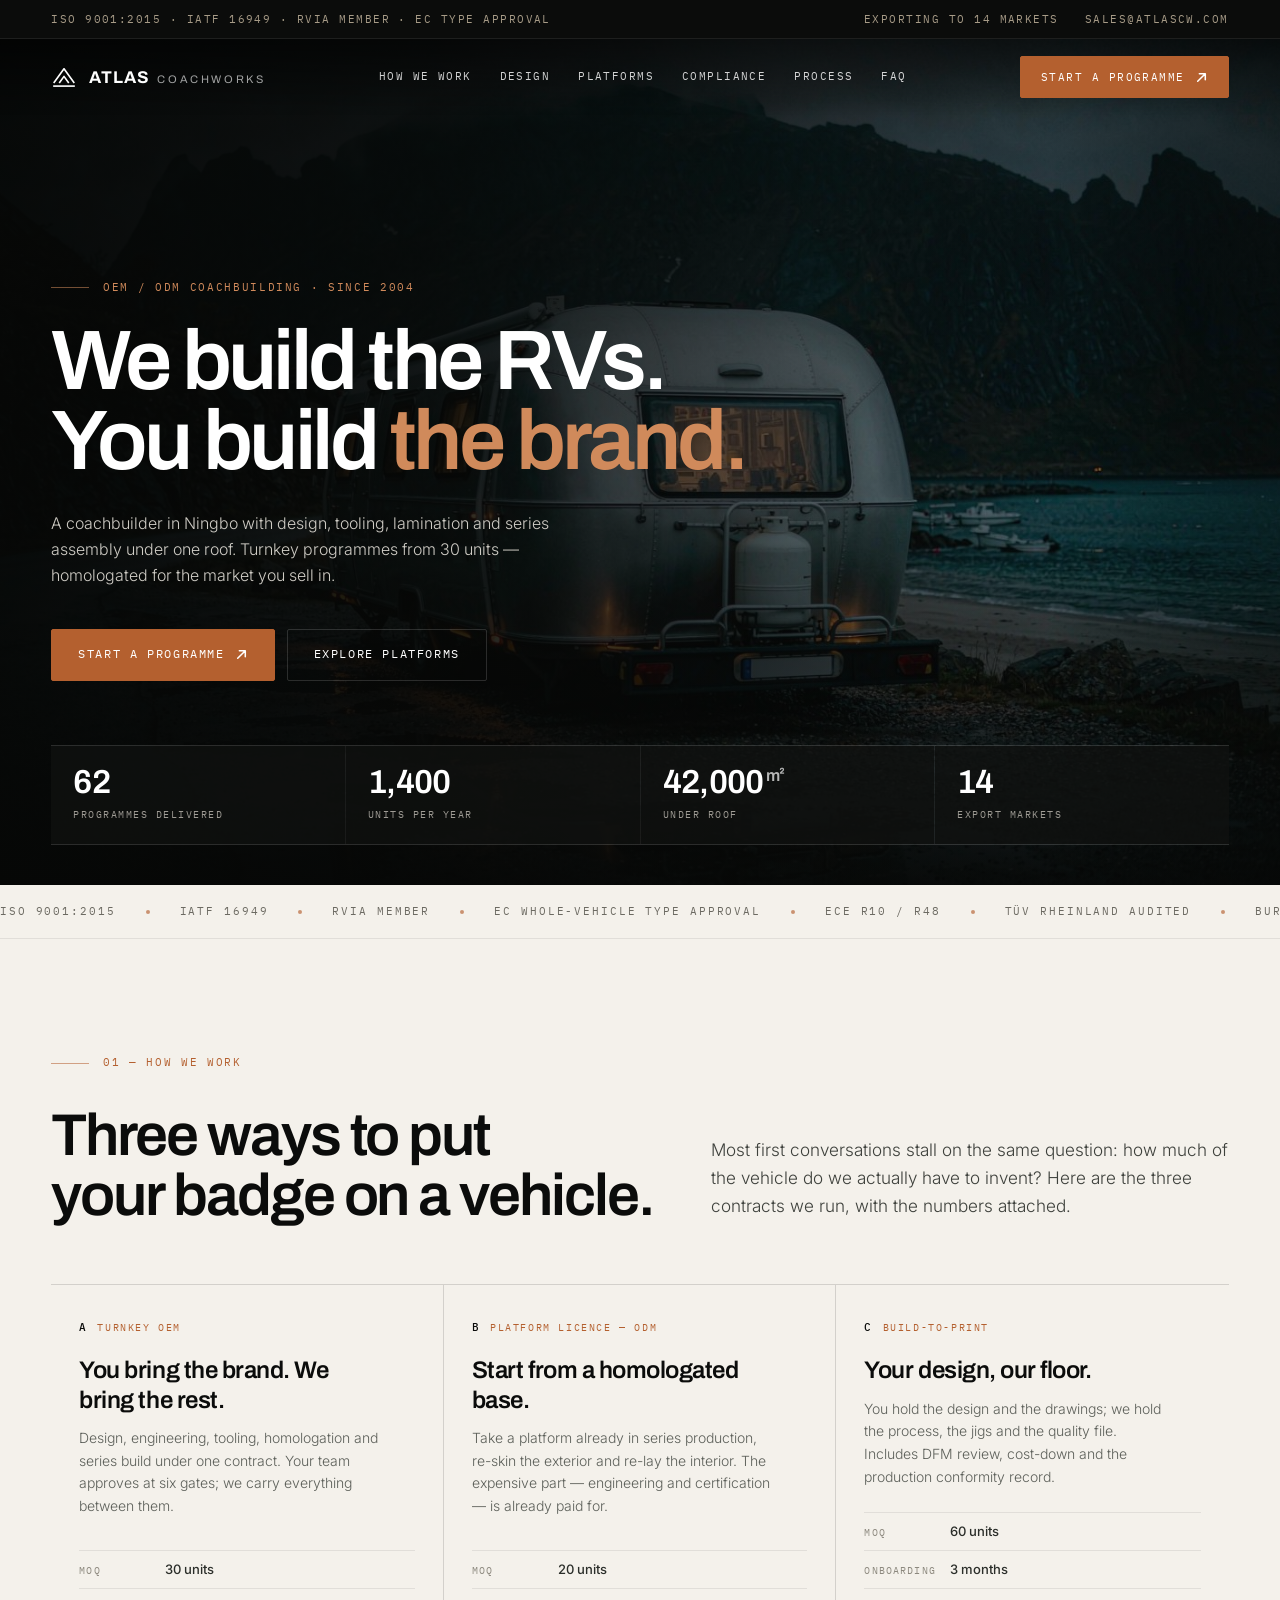
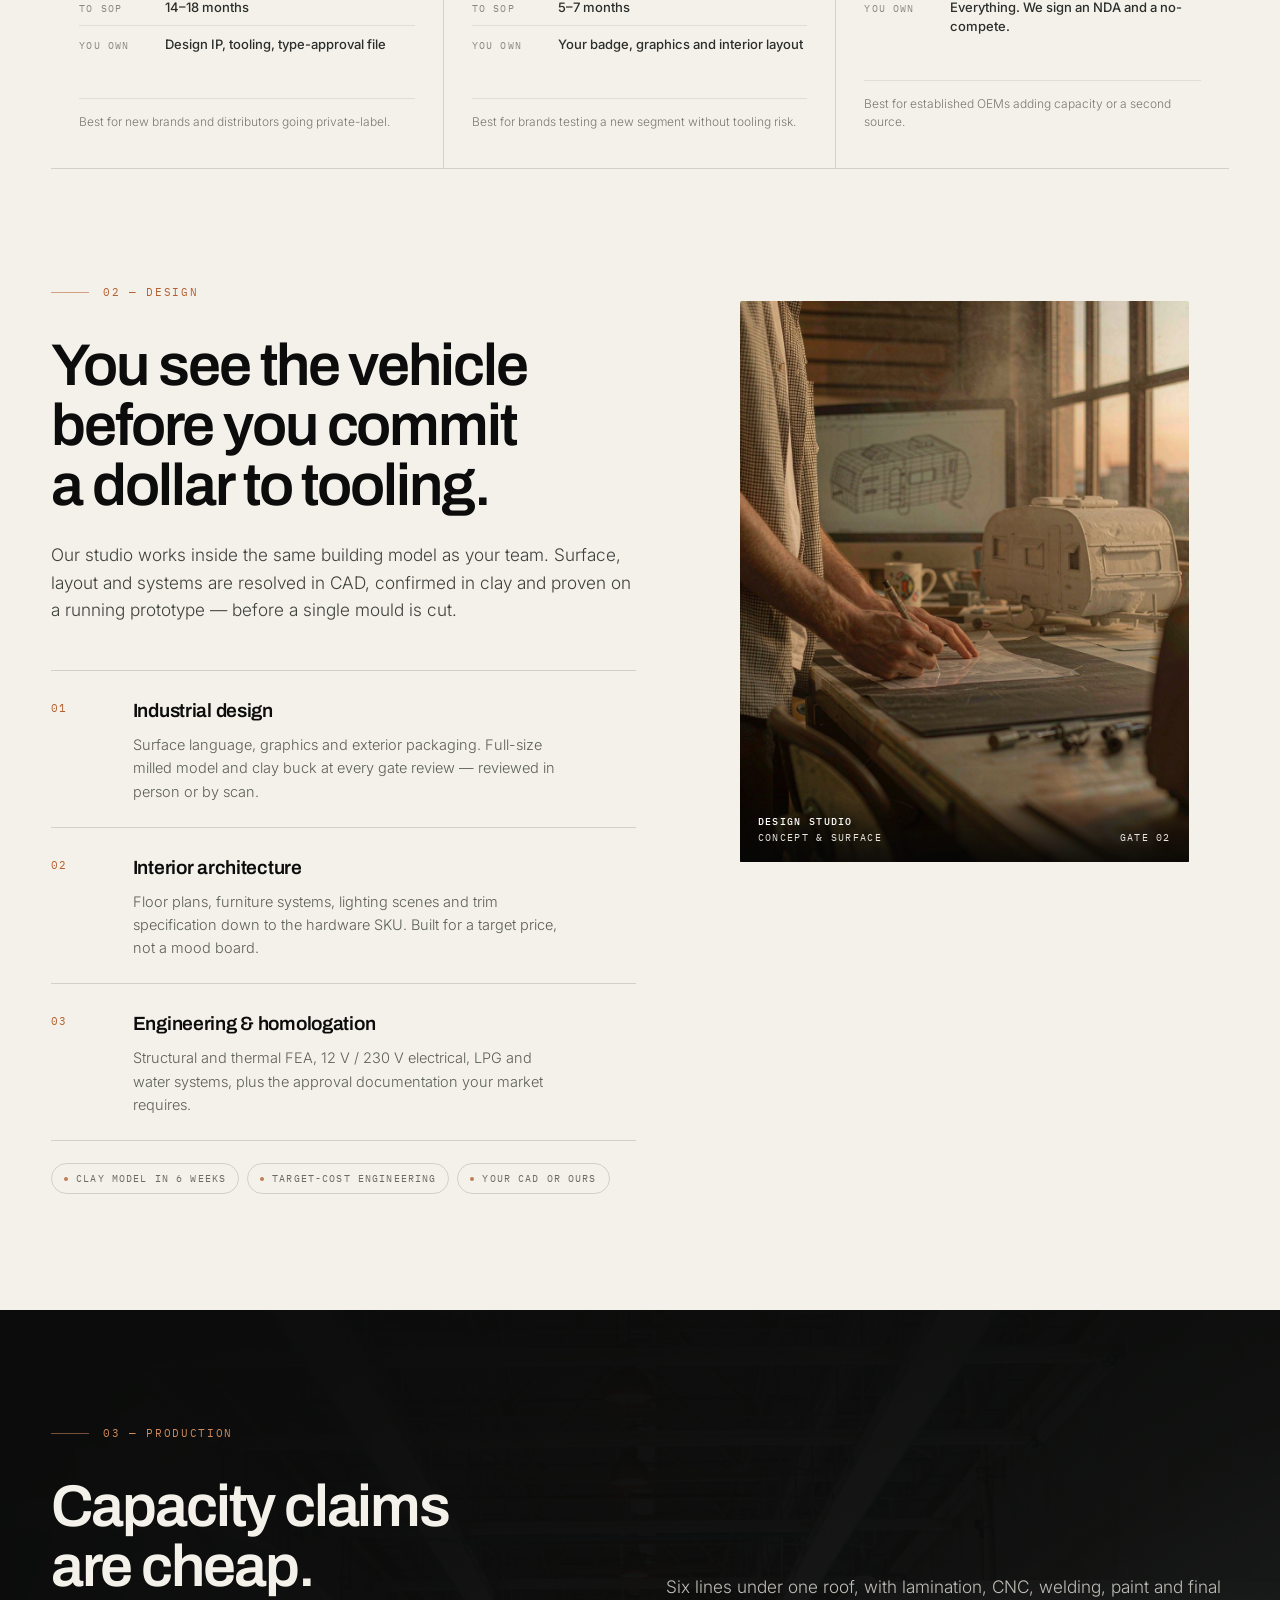
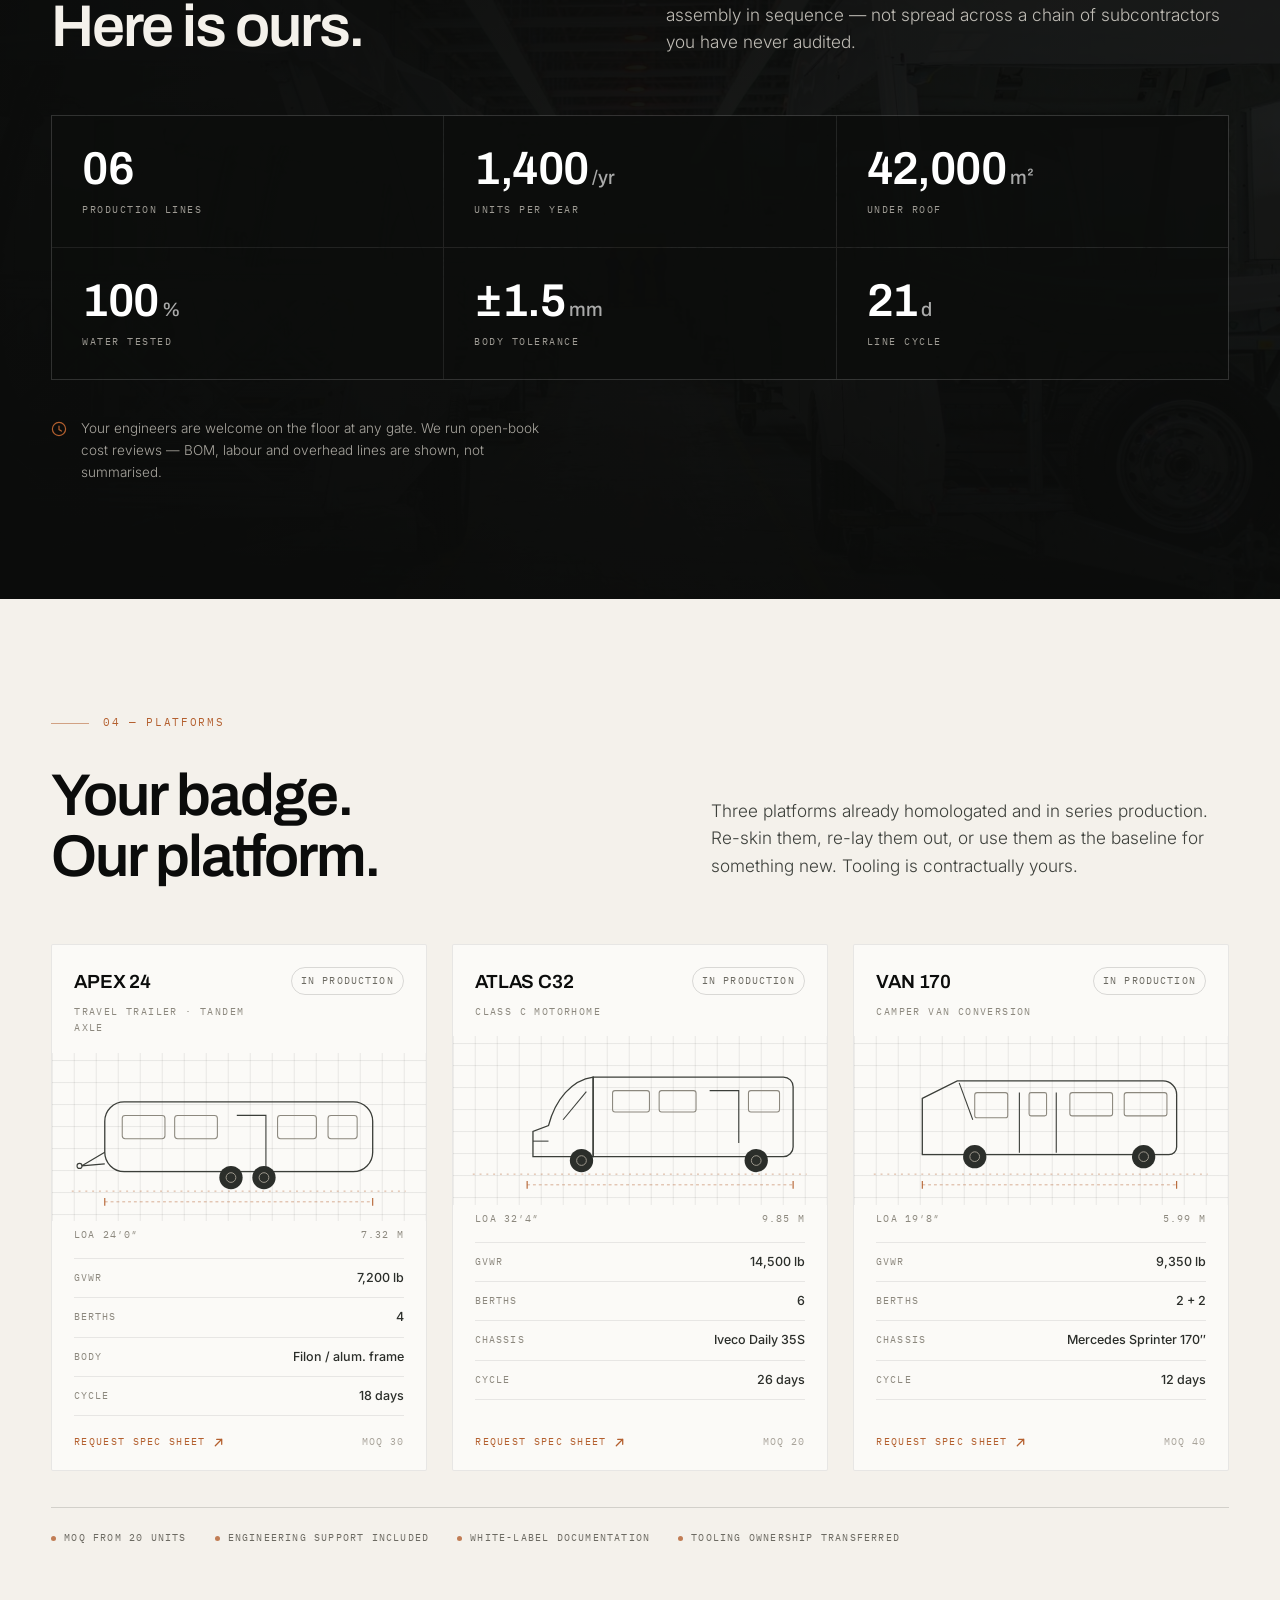
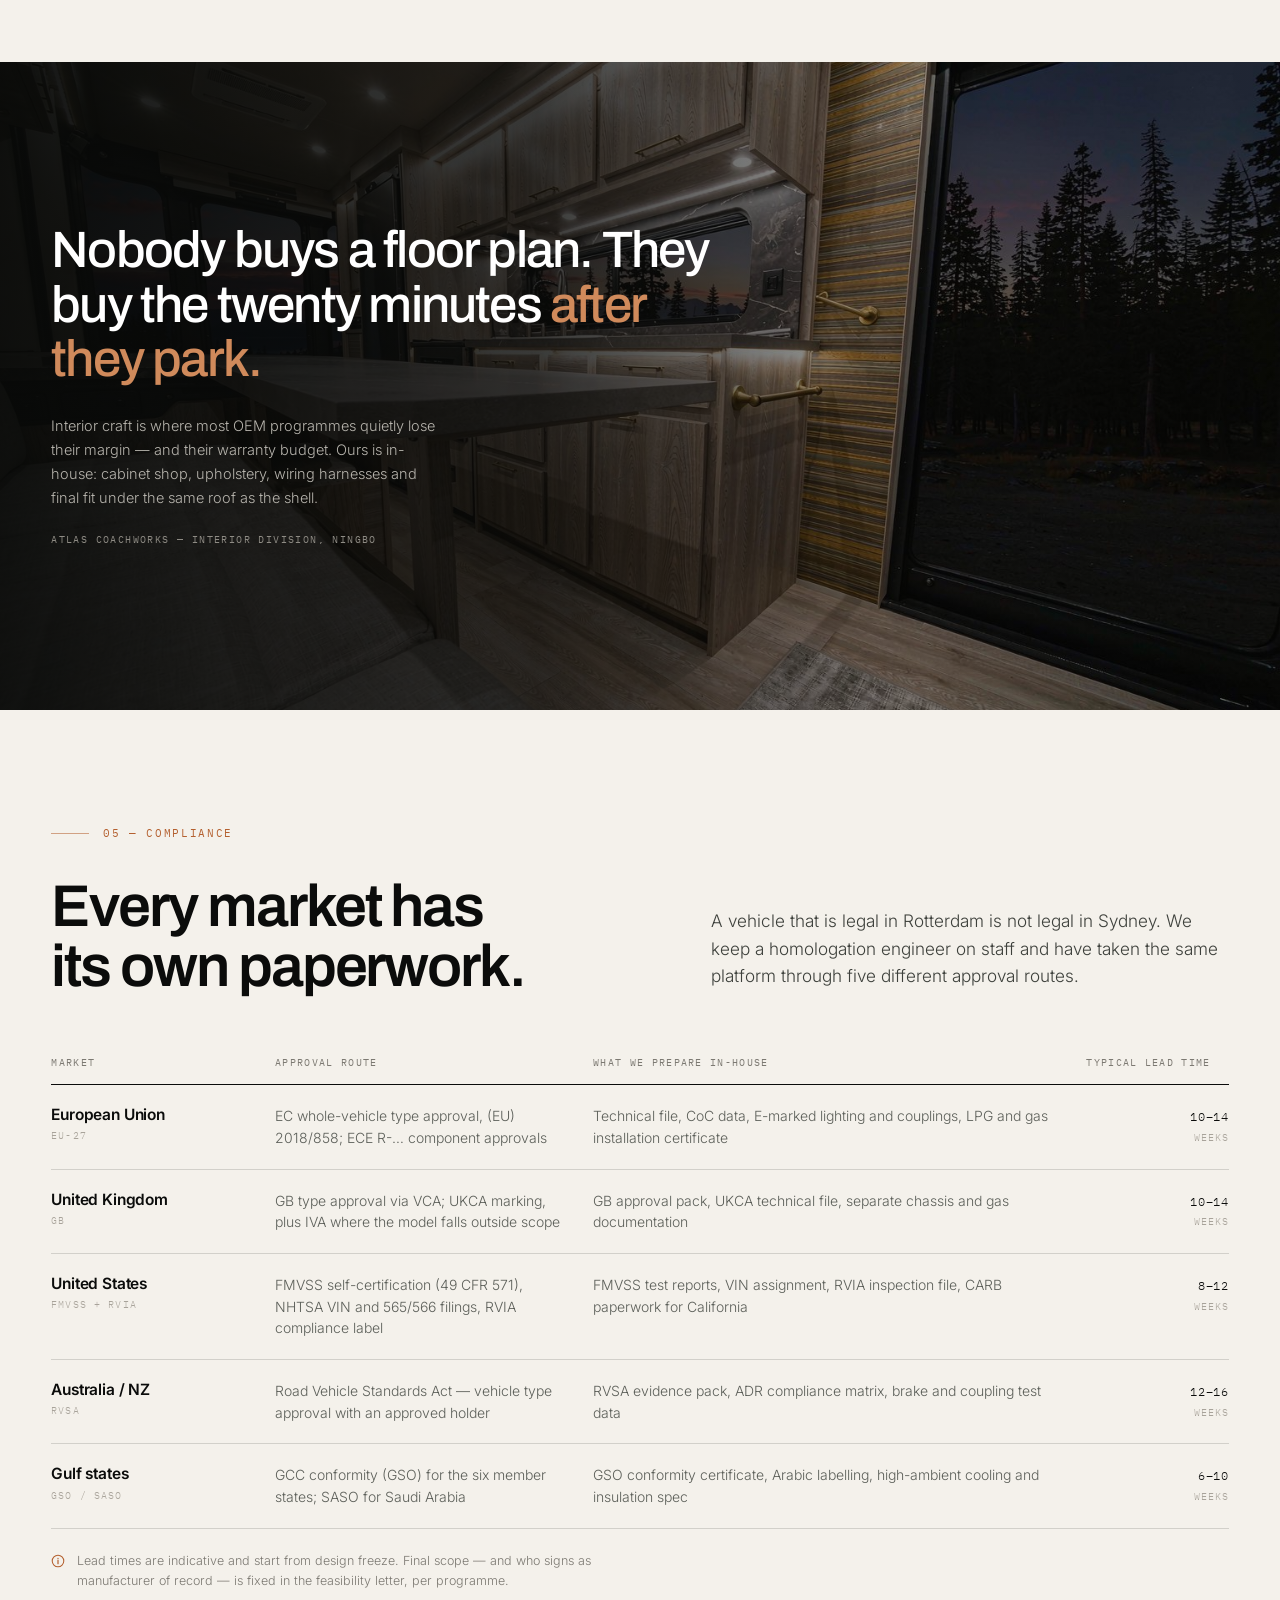
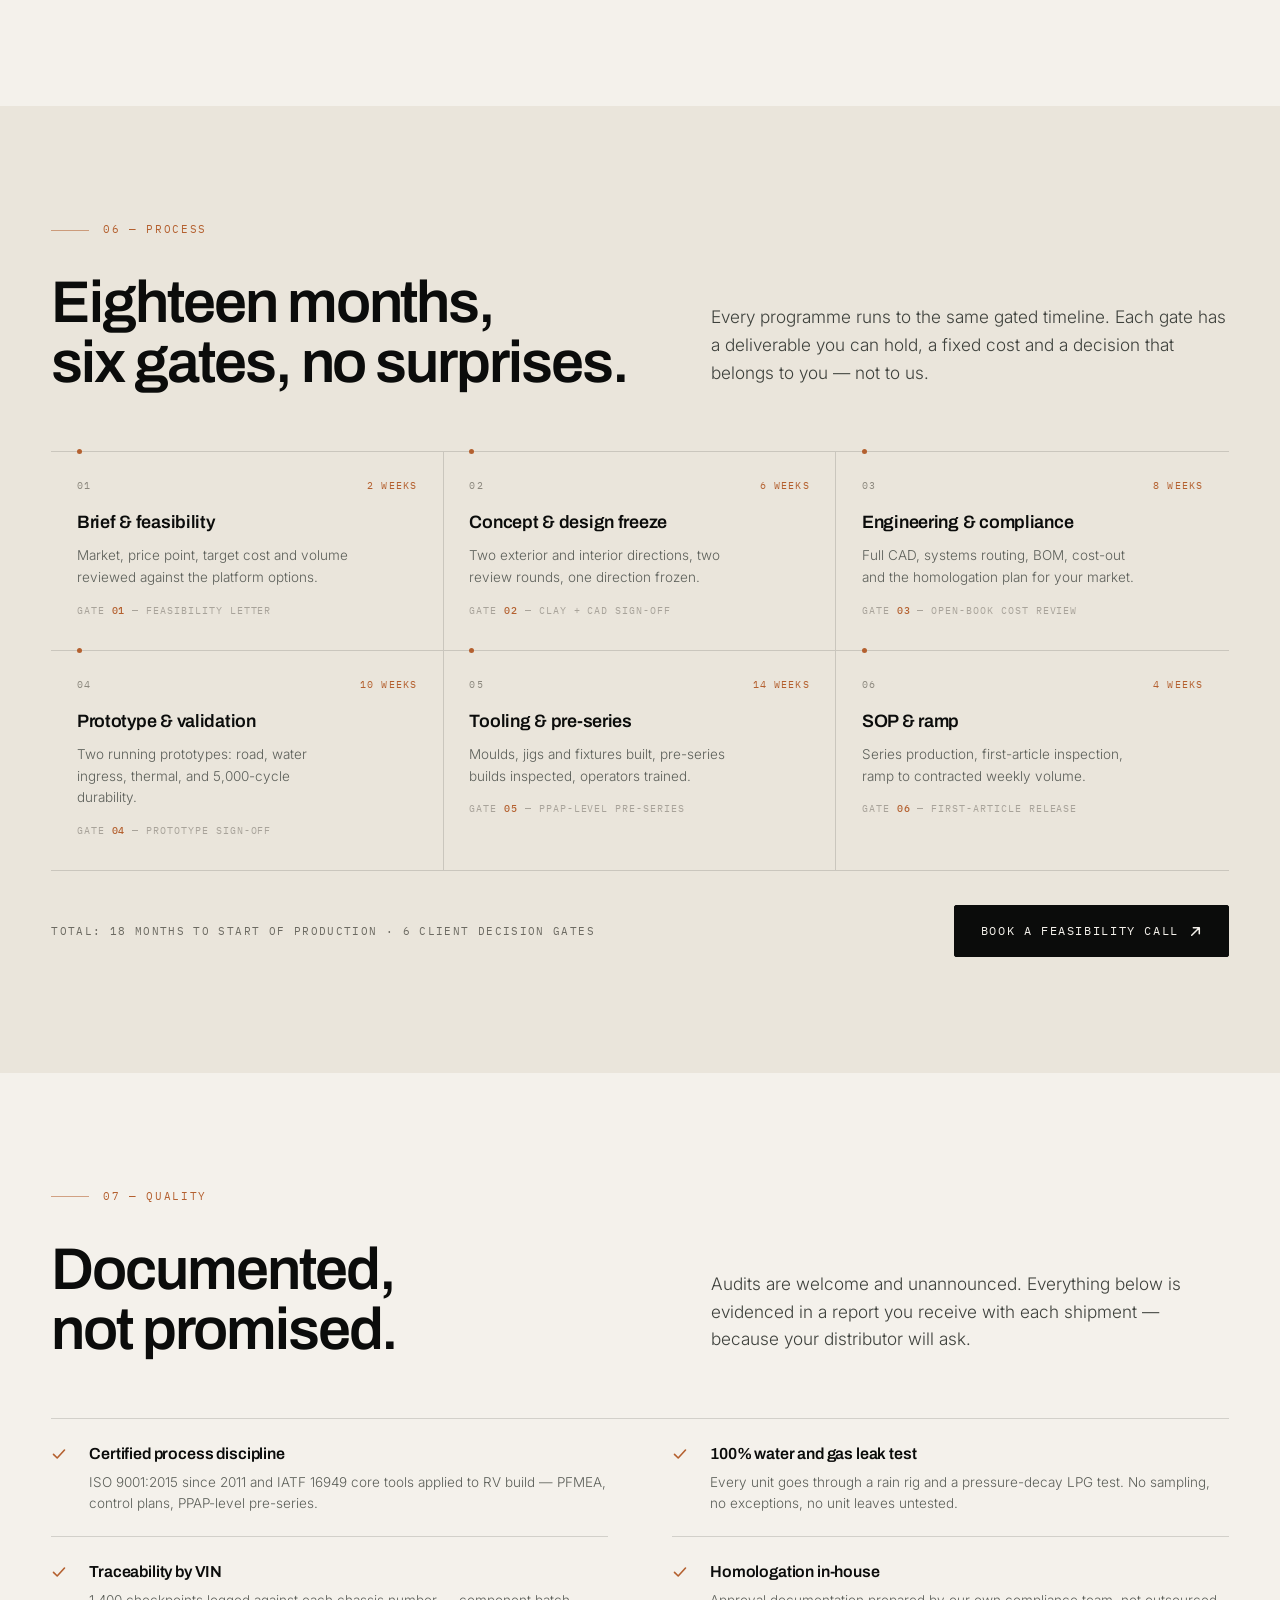
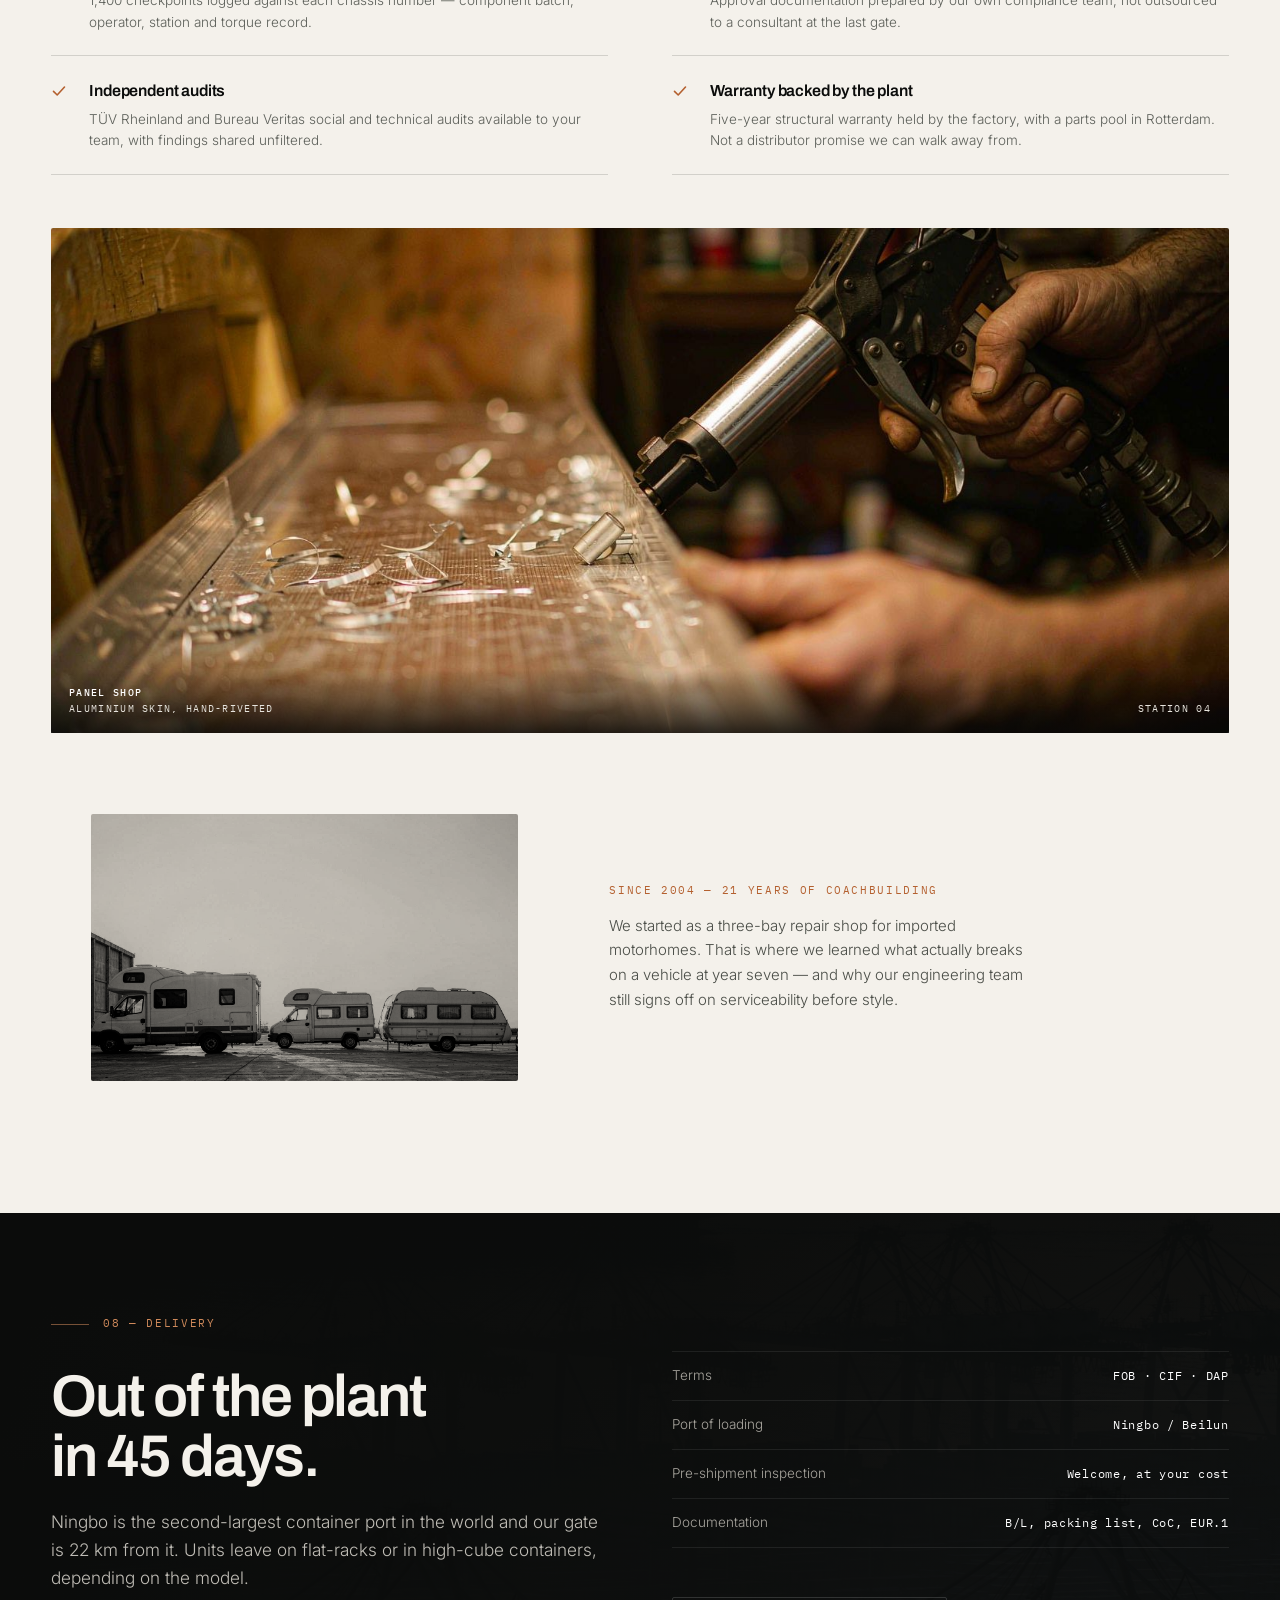
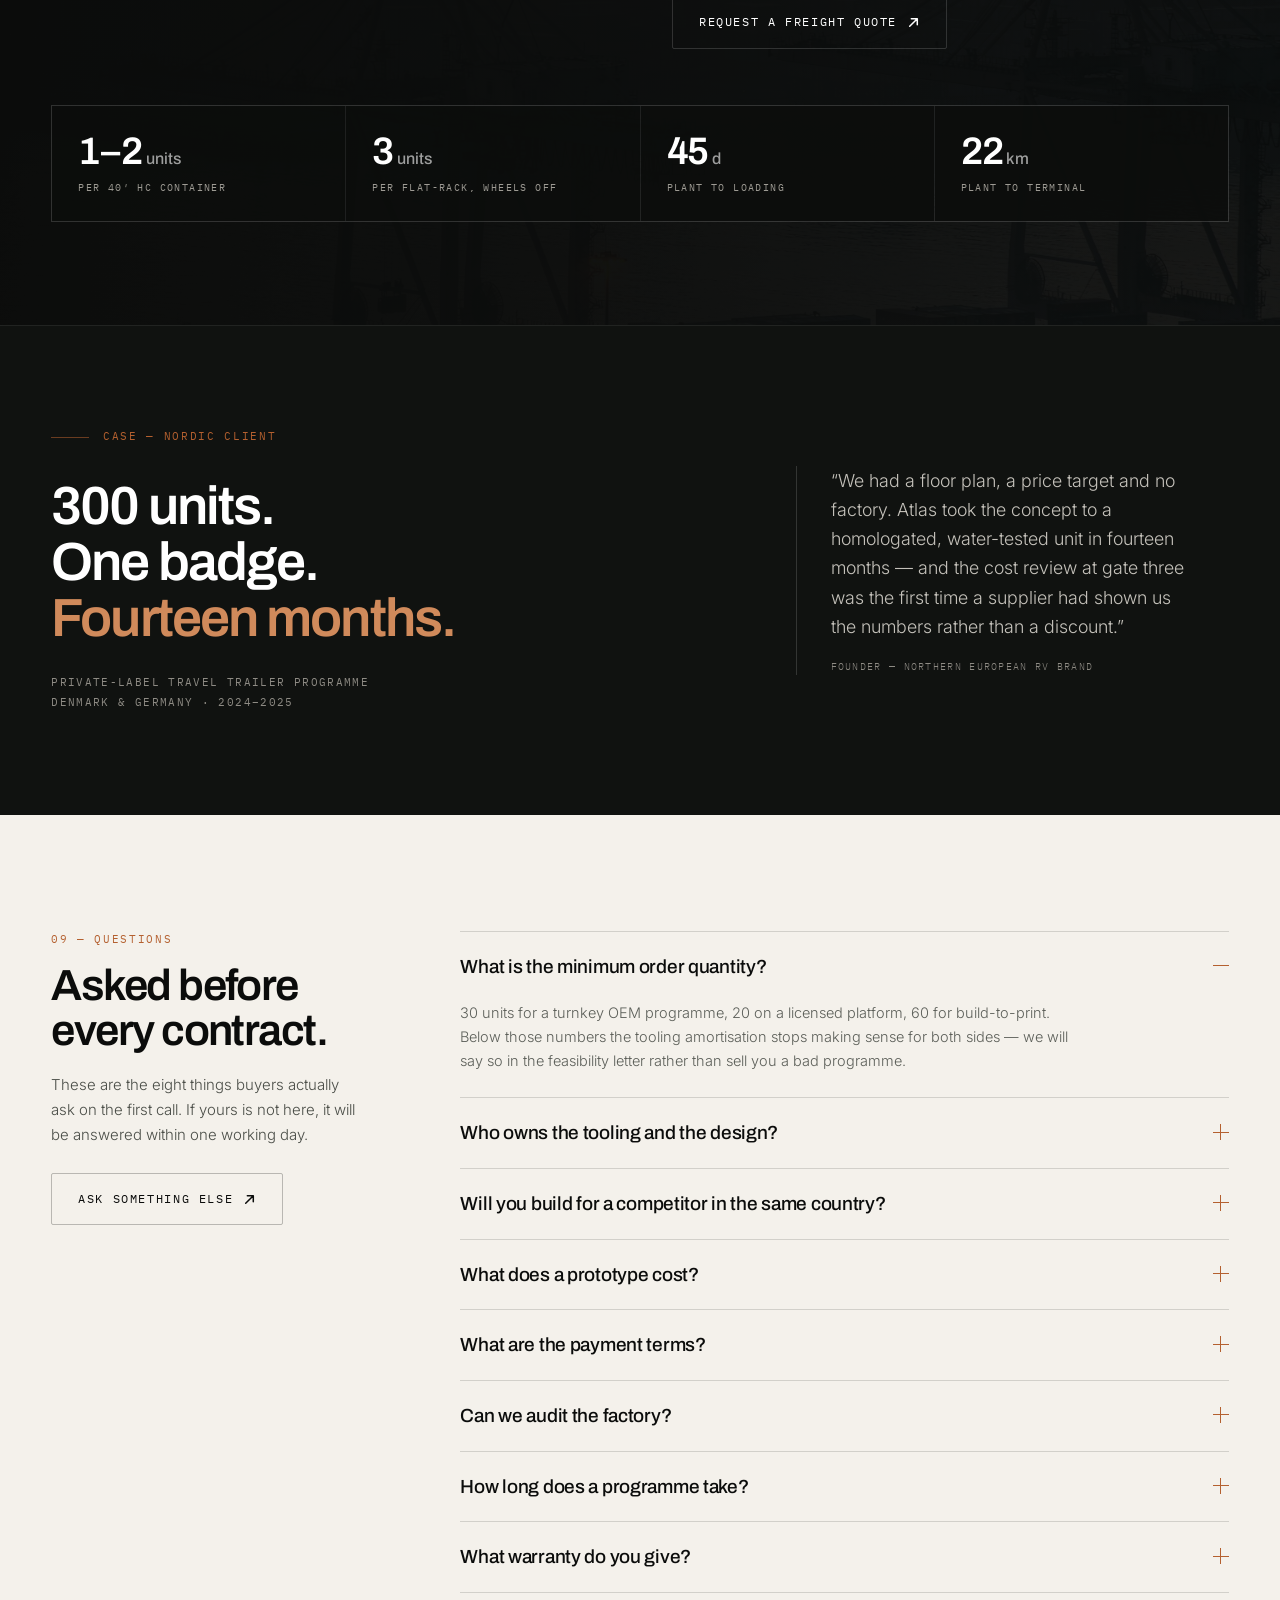
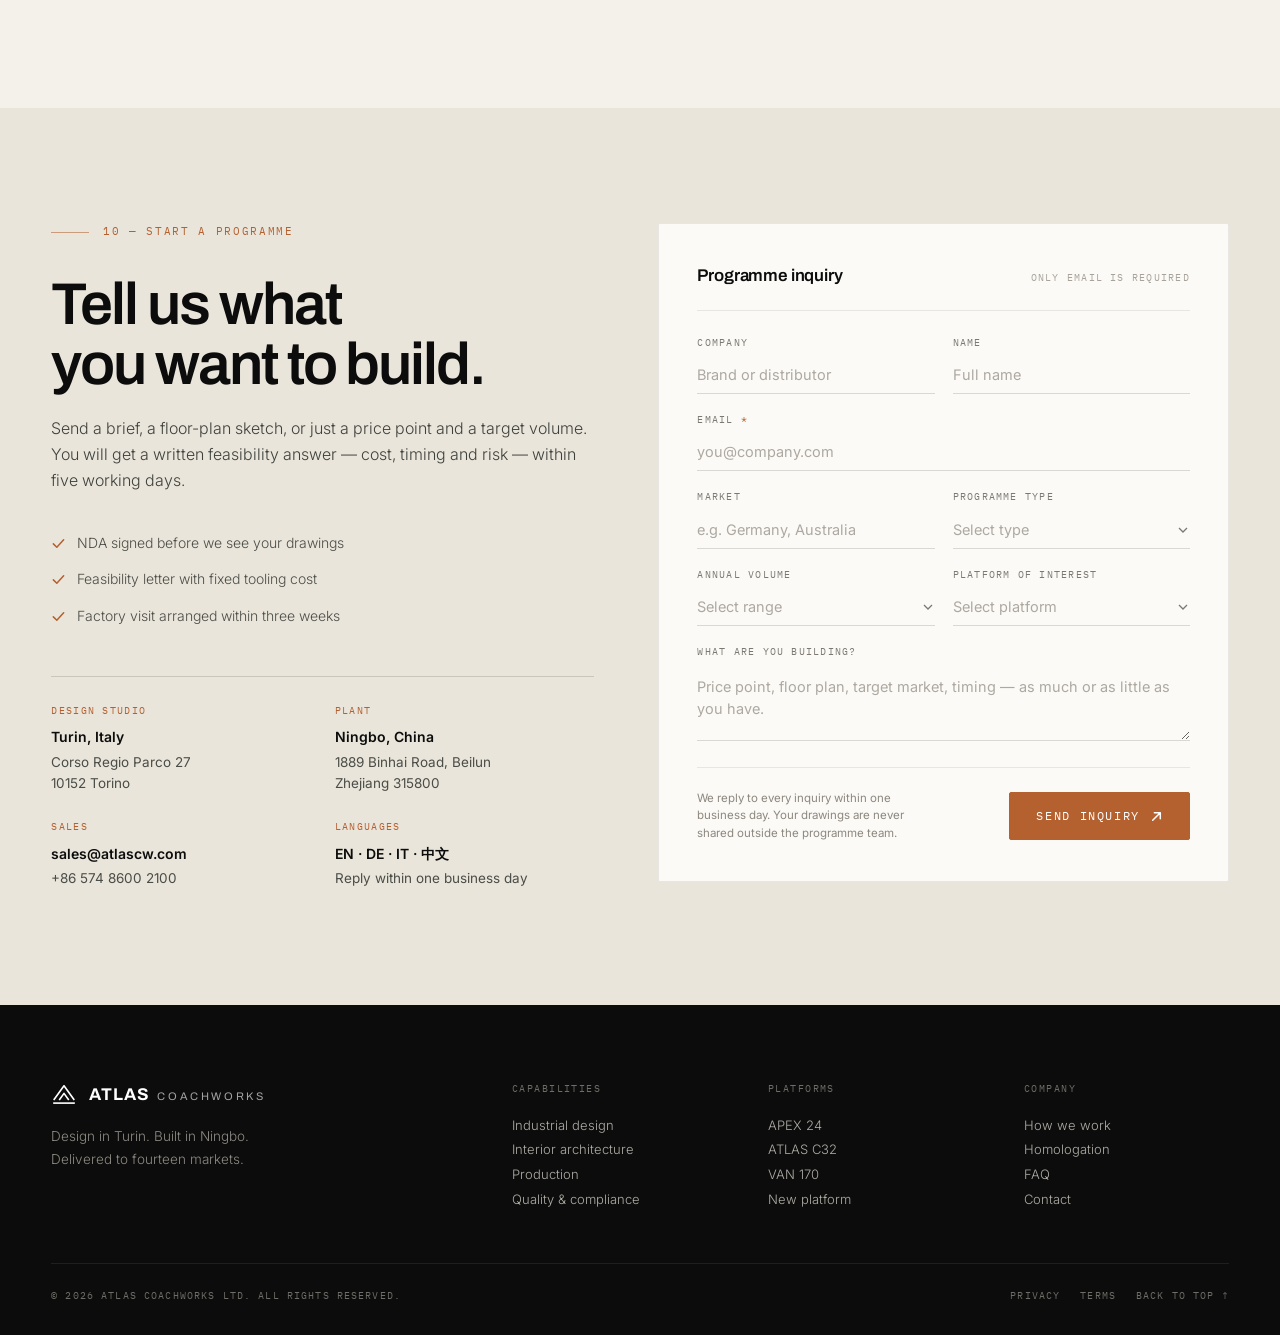
<file: index.html>
<!DOCTYPE html>
<html lang="en">
<head>
<meta charset="utf-8">
<meta name="viewport" content="width=device-width, initial-scale=1">
<title>Atlas Coachworks — RV Design &amp; Contract Manufacturing</title>
<meta name="description" content="OEM / ODM coachbuilder in Ningbo: industrial design, tooling, lamination and series assembly of travel trailers, motorhomes and camper vans for RV brands in 14 markets. Turnkey programmes from 30 units.">
<meta name="theme-color" content="#0B0C0B">
<meta property="og:type" content="website">
<meta property="og:title" content="Atlas Coachworks — RV Design &amp; Contract Manufacturing">
<meta property="og:description" content="OEM / ODM coachbuilder in Ningbo. Turnkey RV programmes from 30 units, homologated for your market.">
<meta property="og:image" content="assets/images/hero.jpg">
<link rel="icon" href="data:image/svg+xml,%3Csvg xmlns='http://www.w3.org/2000/svg' viewBox='0 0 24 24'%3E%3Crect width='24' height='24' fill='%230B0C0B'/%3E%3Cpath d='M3 17.6 12 4.4l9 13.2M7.8 17.6 12 11.4l4.2 6.2M2.6 20.4h18.8' fill='none' stroke='%23B4602F' stroke-width='1.6'/%3E%3C/svg%3E">
<link rel="preconnect" href="https://fonts.googleapis.com">
<link rel="preconnect" href="https://fonts.gstatic.com" crossorigin>
<link href="https://fonts.googleapis.com/css2?family=Archivo:wght@400;500;600;700&family=Inter:wght@300;400;500;600&family=IBM+Plex+Mono:wght@400;500&display=swap" rel="stylesheet">
<style>
/* ============================================================
   ATLAS COACHWORKS — single page site, v2
   01 tokens      02 base        03 nav         04 hero
   05 marquee     06 modes       07 design      08 production
   09 platforms   10 interior    11 compliance  12 process
   13 quality     14 logistics   15 case        16 faq
   17 contact     18 footer      19 responsive
   ============================================================ */

/* ---------- 01 tokens ---------- */
:root{
  --ink:#0B0C0B;
  --ink-2:#131513;
  --ink-3:#1C1F1C;
  --paper:#F4F1EB;
  --paper-2:#EAE5DB;
  --paper-3:#E0DACE;
  --copper:#B4602F;
  --copper-2:#964C22;
  --copper-l:#D08A5B;
  --sand:#A79B87;
  --body:#3E413C;
  --body-2:#5C5F59;
  --line-d:rgba(255,255,255,.15);
  --line-d2:rgba(255,255,255,.08);
  --line-l:rgba(11,12,11,.14);
  --line-l2:rgba(11,12,11,.08);
  --pad:clamp(20px,4vw,56px);
  --gap:clamp(24px,3vw,48px);
  --r:2px;
  --ease:cubic-bezier(.22,.68,.16,1);
}

/* ---------- 02 base ---------- */
*,*::before,*::after{box-sizing:border-box}
html{-webkit-text-size-adjust:100%;scroll-behavior:smooth;scroll-padding-top:96px}
body{
  margin:0;background:var(--paper);color:var(--body);
  font-family:'Inter','PingFang SC','Hiragino Sans GB','Microsoft YaHei',-apple-system,BlinkMacSystemFont,'Segoe UI',sans-serif;
  font-size:17px;line-height:1.62;font-weight:400;
  -webkit-font-smoothing:antialiased;text-rendering:optimizeLegibility;
  overflow-x:hidden;
}
img{display:block;max-width:100%;height:auto}
a{color:inherit;text-decoration:none}
button{font:inherit;cursor:pointer}
h1,h2,h3,h4{margin:0;font-family:'Archivo','PingFang SC','Hiragino Sans GB','Microsoft YaHei',sans-serif;font-weight:600;color:var(--ink);letter-spacing:-.03em}
p{margin:0}
ul{margin:0;padding:0;list-style:none}
::selection{background:var(--copper);color:#fff}

.wrap{width:100%;max-width:1360px;margin:0 auto;padding:0 var(--pad)}
.mono{font-family:'IBM Plex Mono',ui-monospace,Menlo,monospace;font-size:11px;font-weight:400;letter-spacing:.15em;text-transform:uppercase}
.sec{padding:clamp(72px,9vw,132px) 0;position:relative}
.dark{background:var(--ink);color:#D9D6CF}
.dark h2,.dark h3,.dark h4{color:var(--paper)}
.dark p{color:#B9B6AF}

.eyebrow{display:flex;align-items:center;gap:14px;color:var(--copper);margin-bottom:clamp(22px,2.6vw,34px)}
.eyebrow::before{content:"";width:38px;height:1px;background:currentColor;opacity:.55;flex:none}
.dark .eyebrow{color:var(--copper-l)}

.h1{font-size:clamp(42px,7.2vw,104px);line-height:.94;letter-spacing:-.04em;font-weight:600}
.h2{font-size:clamp(30px,4.6vw,64px);line-height:1.02;letter-spacing:-.035em}
.h3{font-size:clamp(20px,2vw,25px);line-height:1.2;font-weight:600;letter-spacing:-.02em}
.lead{font-size:clamp(16px,1.35vw,19.5px);line-height:1.6;color:var(--body);max-width:58ch;font-weight:300}
.dark .lead{color:#BFBCB5}
.small{font-size:13.5px;line-height:1.6;color:var(--body-2);font-weight:300}

/* section header — 标题 / 说明 两栏 */
.sec-head{display:grid;grid-template-columns:1.08fr .92fr;gap:clamp(24px,4vw,72px);align-items:end;margin-bottom:clamp(40px,4.6vw,64px)}
.sec-head .lead{padding-bottom:6px}

/* buttons */
.btn{
  display:inline-flex;align-items:center;justify-content:center;gap:10px;
  height:52px;padding:0 26px;border:1px solid transparent;
  font-family:'IBM Plex Mono',monospace;font-size:11.5px;letter-spacing:.14em;text-transform:uppercase;
  border-radius:var(--r);transition:background .3s var(--ease),color .3s var(--ease),border-color .3s var(--ease);
  white-space:nowrap;
}
.btn svg{width:13px;height:13px;transition:transform .35s var(--ease)}
.btn:hover svg{transform:translate(2px,-2px)}
.btn--primary{background:var(--copper);color:#fff;border-color:var(--copper)}
.btn--primary:hover{background:var(--copper-2);border-color:var(--copper-2)}
.btn--ghost{border-color:var(--line-d);color:#fff}
.btn--ghost:hover{background:rgba(255,255,255,.08);border-color:rgba(255,255,255,.4)}
.btn--ink{background:var(--ink);color:var(--paper);border-color:var(--ink)}
.btn--ink:hover{background:#000}
.btn--line{border-color:rgba(11,12,11,.25);color:var(--ink)}
.btn--line:hover{background:rgba(11,12,11,.05);border-color:var(--ink)}

/* reveal */
.reveal{opacity:0;transform:translateY(20px);transition:opacity .85s var(--ease),transform .85s var(--ease)}
.reveal.in{opacity:1;transform:none}
@media (prefers-reduced-motion:reduce){
  .reveal{opacity:1;transform:none;transition:none}
  html{scroll-behavior:auto}
  .track{animation:none!important}
}

/* ---------- 03 topbar + nav ---------- */
.topbar{
  position:relative;z-index:60;background:var(--ink);border-bottom:1px solid var(--line-d2);
  color:var(--sand);font-family:'IBM Plex Mono',monospace;font-size:10.5px;letter-spacing:.14em;text-transform:uppercase;
}
.topbar .wrap{display:flex;justify-content:space-between;align-items:center;gap:24px;height:38px}
.topbar .tb-r{display:flex;gap:26px}
.topbar a{transition:color .25s}
.topbar a:hover{color:#fff}

.nav{
  position:sticky;top:0;z-index:55;
  color:#fff;transition:background .4s var(--ease),border-color .4s var(--ease);
}
.nav::after{content:"";position:absolute;inset:0;background:linear-gradient(to bottom,rgba(0,0,0,.55),rgba(0,0,0,0));pointer-events:none;transition:opacity .4s}
.nav.is-stuck{background:rgba(11,12,11,.94);backdrop-filter:blur(14px) saturate(1.2);border-bottom:1px solid var(--line-d2)}
.nav.is-stuck::after{opacity:0}
.nav .wrap{position:relative;z-index:2;display:flex;align-items:center;justify-content:space-between;gap:32px;height:76px}

.brand{display:flex;align-items:center;gap:12px;flex:none}
.brand svg{width:26px;height:26px;flex:none}
.brand .bt{display:flex;align-items:baseline;gap:7px;font-family:'Archivo',sans-serif;font-size:17px;letter-spacing:.02em;line-height:1}
.brand .bt b{font-weight:700;letter-spacing:.06em}
.brand .bt span{font-weight:400;font-size:11px;letter-spacing:.24em;opacity:.62}

.nav-links{display:flex;align-items:center;gap:28px}
.nav-links a{
  font-family:'IBM Plex Mono',monospace;font-size:11px;letter-spacing:.13em;text-transform:uppercase;
  color:rgba(255,255,255,.82);position:relative;padding:6px 0;transition:color .25s;
}
.nav-links a::after{content:"";position:absolute;left:0;bottom:0;width:0;height:1px;background:currentColor;transition:width .35s var(--ease)}
.nav-links a:hover{color:#fff}
.nav-links a:hover::after{width:100%}

.nav-cta{display:flex;align-items:center;gap:14px;flex:none}
.nav-cta .btn{height:42px;padding:0 20px;font-size:10.5px}

.burger{display:none;width:44px;height:44px;background:none;border:1px solid var(--line-d);border-radius:var(--r);align-items:center;justify-content:center}
.burger span{display:block;width:17px;height:1.5px;background:#fff;position:relative}
.burger span::before,.burger span::after{content:"";position:absolute;left:0;width:17px;height:1.5px;background:#fff;transition:transform .3s}
.burger span::before{top:-5px}.burger span::after{top:5px}

.mobile-menu{
  position:fixed;inset:0;z-index:70;background:var(--ink);color:#fff;
  display:flex;flex-direction:column;padding:26px var(--pad) 40px;
  transform:translateY(-100%);transition:transform .5s var(--ease);visibility:hidden;
}
.mobile-menu.open{transform:none;visibility:visible}
.mobile-menu .mm-top{display:flex;justify-content:space-between;align-items:center;margin-bottom:40px}
.mobile-menu .mm-close{width:44px;height:44px;background:none;border:1px solid var(--line-d);color:#fff;font-size:18px;border-radius:var(--r)}
.mobile-menu a.mm-link{
  display:flex;justify-content:space-between;align-items:baseline;
  padding:18px 0;border-top:1px solid var(--line-d2);
  font-family:'Archivo',sans-serif;font-size:24px;letter-spacing:-.02em;
}
.mobile-menu a.mm-link i{font-family:'IBM Plex Mono',monospace;font-size:10px;font-style:normal;letter-spacing:.14em;color:var(--sand)}
.mobile-menu .btn{margin-top:auto;width:100%}

/* ---------- 04 hero ---------- */
.hero{position:relative;min-height:clamp(640px,94svh,920px);display:flex;flex-direction:column;justify-content:flex-end;background:var(--ink);overflow:hidden;margin-top:-76px}
.hero-media{position:absolute;inset:0}
.hero-media img{width:100%;height:100%;object-fit:cover;object-position:68% 52%;transform:scale(1.02)}
.hero-media::after{
  content:"";position:absolute;inset:0;
  background:
    linear-gradient(to right,rgba(6,7,6,.94) 0%,rgba(6,7,6,.82) 34%,rgba(6,7,6,.42) 62%,rgba(6,7,6,.2) 82%,rgba(6,7,6,.5) 100%),
    linear-gradient(to top,rgba(6,7,6,.94) 0%,rgba(6,7,6,.2) 44%,rgba(6,7,6,.6) 100%);
}
.hero .wrap{position:relative;z-index:2;padding-top:170px;padding-bottom:clamp(26px,3.4vw,40px)}
.hero-copy{max-width:min(980px,80%)}
.hero .eyebrow{color:var(--copper-l);margin-bottom:24px}
.hero h1{color:#fff;font-size:clamp(40px,6.6vw,96px);line-height:.95;letter-spacing:-.042em}
.hero h1 em{font-style:normal;color:var(--copper-l)}
.hero-sub{margin-top:clamp(20px,2.4vw,30px);max-width:54ch;color:#CFCCC5;font-size:clamp(15px,1.25vw,18px);font-weight:300;line-height:1.62}
.hero-actions{display:flex;flex-wrap:wrap;gap:12px;margin-top:clamp(28px,3.4vw,40px)}


.hero-stats{
  position:relative;z-index:2;margin-top:clamp(44px,5vw,68px);
  display:grid;grid-template-columns:repeat(4,1fr);gap:1px;background:var(--line-d2);
  border-top:1px solid var(--line-d2);border-bottom:1px solid var(--line-d2);
}
.hero-stats > div{background:rgba(9,10,9,.72);padding:20px 22px 22px}
.hero-stats .n{font-family:'Archivo',sans-serif;font-size:clamp(24px,2.6vw,34px);font-weight:600;color:#fff;letter-spacing:-.02em;line-height:1}
.hero-stats .n sup{font-size:.5em;vertical-align:super;margin-left:2px;opacity:.7}
.hero-stats .k{margin-top:8px;color:#9E9B94;font-family:'IBM Plex Mono',monospace;font-size:10px;letter-spacing:.15em;text-transform:uppercase;line-height:1.5}

/* ---------- 05 marquee ---------- */
.marquee{background:var(--paper);border-bottom:1px solid var(--line-l2);overflow:hidden;padding:18px 0}
.marquee .track{display:flex;align-items:center;width:max-content;animation:slide 52s linear infinite}
.marquee:hover .track{animation-play-state:paused}
.marquee span{
  display:inline-flex;align-items:center;color:#6C6A62;
  font-family:'IBM Plex Mono',monospace;font-size:10.5px;letter-spacing:.18em;text-transform:uppercase;white-space:nowrap;
}
.marquee span::after{content:"";width:4px;height:4px;background:var(--copper);border-radius:50%;margin:0 30px;opacity:.65}
@keyframes slide{from{transform:translateX(0)}to{transform:translateX(-50%)}}

/* ---------- 06 modes ---------- */
.modes-grid{display:grid;grid-template-columns:repeat(3,1fr);gap:0;border-top:1px solid var(--line-l)}
.mode{
  position:relative;display:flex;flex-direction:column;
  padding:clamp(24px,2.6vw,36px) clamp(20px,2.2vw,32px) clamp(26px,2.8vw,38px);
  border-bottom:1px solid var(--line-l);border-right:1px solid var(--line-l);
  transition:background .45s var(--ease);
}
.mode:last-child{border-right:none}
.mode::before{content:"";position:absolute;top:-1px;left:0;width:0;height:2px;background:var(--copper);transition:width .55s var(--ease)}
.mode:hover{background:rgba(255,255,255,.55)}
.mode:hover::before{width:100%}
.mode-k{display:flex;align-items:baseline;gap:10px;font-family:'IBM Plex Mono',monospace;font-size:10px;letter-spacing:.16em;text-transform:uppercase;color:var(--copper)}
.mode-k b{font-weight:500;font-size:11px;color:var(--ink);letter-spacing:.1em}
.mode h3{margin-top:20px;font-size:clamp(19px,1.9vw,24px);line-height:1.22;letter-spacing:-.02em;max-width:22ch}
.mode p{margin-top:12px;font-size:14px;line-height:1.62;color:var(--body-2);font-weight:300;max-width:34ch}
.mode-specs{margin-top:auto;padding-top:24px}
.mode-specs div{display:grid;grid-template-columns:74px 1fr;gap:12px;padding:9px 0;border-top:1px solid var(--line-l2);font-size:13px}
.mode-specs dt{font-family:'IBM Plex Mono',monospace;font-size:9.5px;letter-spacing:.12em;text-transform:uppercase;color:#8C887E;padding-top:3px}
.mode-specs dd{margin:0;color:#2B2E2A;font-weight:500;line-height:1.45}
.mode-best{margin-top:18px;padding-top:14px;border-top:1px solid var(--line-l2);font-size:12px;line-height:1.55;color:#7C7972;font-weight:300}

/* ---------- 07 design ---------- */
.split{display:grid;grid-template-columns:1.05fr .95fr;gap:clamp(32px,5vw,80px);align-items:start}

.cap-list{margin-top:clamp(30px,3.6vw,48px);border-top:1px solid var(--line-l)}
.cap{display:grid;grid-template-columns:56px 1fr;gap:clamp(12px,2vw,28px);padding:24px 0;border-bottom:1px solid var(--line-l);transition:background .4s}
.cap .idx{font-family:'IBM Plex Mono',monospace;font-size:10.5px;letter-spacing:.12em;color:var(--copper);padding-top:5px}
.cap h4{font-size:clamp(17px,1.5vw,20px);font-weight:600;letter-spacing:-.015em;margin-bottom:7px}
.cap p{font-size:14.5px;line-height:1.6;color:var(--body-2);max-width:48ch;font-weight:300}
.cap:hover h4{color:var(--copper)}

.chips{display:flex;flex-wrap:wrap;gap:8px;margin-top:22px}
.chip{
  display:inline-flex;align-items:center;gap:8px;padding:7px 12px;
  border:1px solid var(--line-l);border-radius:99px;
  font-family:'IBM Plex Mono',monospace;font-size:9.5px;letter-spacing:.12em;text-transform:uppercase;color:#6C6A62;
}
.chip::before{content:"";width:4px;height:4px;border-radius:50%;background:var(--copper);opacity:.8}

.figure{position:relative}
.figure img{width:100%;height:100%;object-fit:cover;border-radius:var(--r)}
.figure--studio img{aspect-ratio:4/5}
.figure--studio{position:sticky;top:110px}
.figure figcaption{
  position:absolute;left:0;bottom:0;right:0;padding:16px 18px;
  display:flex;justify-content:space-between;gap:16px;align-items:flex-end;
  background:linear-gradient(to top,rgba(6,7,6,.82),rgba(6,7,6,0));
  color:#E7E4DD;font-family:'IBM Plex Mono',monospace;font-size:10px;letter-spacing:.13em;text-transform:uppercase;line-height:1.6;
}
.figure figcaption b{font-weight:500;color:#fff}

/* ---------- 08 production ---------- */
.prod{position:relative;overflow:hidden;background:var(--ink);color:#D9D6CF}
.prod-bg{position:absolute;inset:0;opacity:.42}
.prod-bg img{width:100%;height:100%;object-fit:cover;object-position:50% 46%}
.prod-bg::after{content:"";position:absolute;inset:0;background:linear-gradient(to right,rgba(11,12,11,.95),rgba(11,12,11,.72) 52%,rgba(11,12,11,.55)),linear-gradient(to bottom,rgba(11,12,11,.86),rgba(11,12,11,.6) 46%,rgba(11,12,11,.92))}
.prod .wrap{position:relative;z-index:2}
.prod-head{display:grid;grid-template-columns:1fr 1fr;gap:clamp(24px,4vw,72px);align-items:end;margin-bottom:clamp(40px,4.6vw,64px)}
.metrics{display:grid;grid-template-columns:repeat(3,1fr);gap:1px;background:var(--line-d2);border:1px solid var(--line-d2)}
.metrics > div{background:rgba(9,10,9,.86);padding:clamp(20px,2.4vw,30px)}
.metrics .n{font-family:'Archivo',sans-serif;font-size:clamp(30px,3.6vw,52px);font-weight:600;color:#fff;letter-spacing:-.035em;line-height:1}
.metrics .n small{font-size:.42em;letter-spacing:0;font-weight:500;margin-left:4px;opacity:.65}
.metrics .k{margin-top:10px;font-family:'IBM Plex Mono',monospace;font-size:10px;letter-spacing:.15em;text-transform:uppercase;color:#9E9B94;line-height:1.5}
.prod-note{display:flex;gap:14px;align-items:flex-start;margin-top:clamp(28px,3vw,40px);color:#A8A59E;font-size:13.5px;font-weight:300;max-width:62ch}
.prod-note svg{flex:none;width:16px;height:16px;margin-top:3px;color:var(--copper)}

/* ---------- 09 platforms ---------- */
.plat-grid{display:grid;grid-template-columns:repeat(3,1fr);gap:clamp(16px,2vw,26px)}
.card{
  background:#FBFAF7;border:1px solid var(--line-l2);border-radius:var(--r);
  display:flex;flex-direction:column;overflow:hidden;
  transition:border-color .4s var(--ease),transform .4s var(--ease),box-shadow .4s var(--ease);
}
.card:hover{border-color:rgba(11,12,11,.28);transform:translateY(-4px);box-shadow:0 22px 46px -28px rgba(11,12,11,.4)}
.card-top{padding:22px 22px 0;display:flex;justify-content:space-between;align-items:flex-start;gap:12px}
.card-code{font-family:'Archivo',sans-serif;font-size:19px;font-weight:600;letter-spacing:-.01em;color:var(--ink)}
.card-type{margin-top:6px;font-family:'IBM Plex Mono',monospace;font-size:10px;letter-spacing:.14em;text-transform:uppercase;color:#8C887E}
.tag{font-family:'IBM Plex Mono',monospace;font-size:9.5px;letter-spacing:.12em;text-transform:uppercase;padding:5px 9px;border:1px solid var(--line-l);color:#6C6A62;border-radius:99px;white-space:nowrap}

.elev-box{
  margin:16px 0 4px;padding:10px 12px 4px;
  background-image:linear-gradient(var(--line-l2) 1px,transparent 1px),linear-gradient(90deg,var(--line-l2) 1px,transparent 1px);
  background-size:22px 22px;background-position:center;
}
.elev{width:100%;height:auto;overflow:visible;color:#3B3E39}
.elev [stroke]{vector-effect:non-scaling-stroke}
.elev .glass{stroke:#8C887E}
.elev .dash{stroke:var(--copper);opacity:.5}
.elev .tire{fill:#2B2E2A;stroke:none}
.elev-dim{display:flex;justify-content:space-between;align-items:center;padding:2px 22px 0;color:#8C887E;font-family:'IBM Plex Mono',monospace;font-size:9.5px;letter-spacing:.12em;text-transform:uppercase}

.card-specs{margin:16px 22px 0;border-top:1px solid var(--line-l2)}
.card-specs div{display:flex;justify-content:space-between;gap:12px;padding:9px 0;border-bottom:1px solid var(--line-l2);font-size:12.5px}
.card-specs dt{font-family:'IBM Plex Mono',monospace;font-size:9.5px;letter-spacing:.11em;text-transform:uppercase;color:#8C887E;padding-top:2px}
.card-specs dd{margin:0;font-weight:500;color:#2B2E2A;text-align:right}
.card-foot{margin-top:auto;padding:18px 22px 20px;display:flex;justify-content:space-between;align-items:center;gap:10px}
.card-foot a{display:inline-flex;align-items:center;gap:7px;font-family:'IBM Plex Mono',monospace;font-size:10px;letter-spacing:.13em;text-transform:uppercase;color:var(--copper)}
.card-foot a svg{width:11px;height:11px;transition:transform .3s var(--ease)}
.card-foot a:hover svg{transform:translate(2px,-2px)}
.card-foot .cyc{font-family:'IBM Plex Mono',monospace;font-size:9.5px;letter-spacing:.1em;color:#A8A39A;text-transform:uppercase}

.plat-foot{display:flex;flex-wrap:wrap;gap:10px 28px;margin-top:clamp(26px,3vw,36px);padding-top:22px;border-top:1px solid var(--line-l)}
.plat-foot span{display:inline-flex;align-items:center;gap:8px;font-family:'IBM Plex Mono',monospace;font-size:10px;letter-spacing:.12em;text-transform:uppercase;color:#6C6A62}
.plat-foot span::before{content:"";width:5px;height:5px;background:var(--copper);border-radius:50%;opacity:.8}

/* ---------- 10 interior ---------- */
.interior{position:relative;min-height:clamp(520px,72svh,760px);display:flex;align-items:center;background:var(--ink);overflow:hidden}
.interior img{position:absolute;inset:0;width:100%;height:100%;object-fit:cover;object-position:50% 56%}
.interior::after{content:"";position:absolute;inset:0;background:linear-gradient(to right,rgba(8,9,8,.95) 0%,rgba(8,9,8,.8) 42%,rgba(8,9,8,.34) 72%,rgba(8,9,8,.24) 100%)}
.interior .wrap{position:relative;z-index:2}
.interior blockquote{margin:0;max-width:min(700px,58%)}
.interior blockquote p{
  font-family:'Archivo',sans-serif;font-weight:500;color:#fff;
  font-size:clamp(28px,4vw,56px);line-height:1.06;letter-spacing:-.035em;
}
.interior blockquote p span{color:var(--copper-l)}
.interior .iq-note{margin-top:28px;max-width:44ch;color:#B7B4AD;font-size:14.5px;font-weight:300;line-height:1.65}
.interior .iq-sign{margin-top:22px;font-family:'IBM Plex Mono',monospace;font-size:10px;letter-spacing:.14em;text-transform:uppercase;color:#8E8B84}

/* ---------- 11 compliance ---------- */
.ctable{width:100%;border-collapse:collapse;margin-top:clamp(8px,1.6vw,18px);font-size:14px}
.ctable thead th{
  text-align:left;padding:0 18px 14px 0;border-bottom:1px solid var(--ink);
  font-family:'IBM Plex Mono',monospace;font-size:9.5px;letter-spacing:.14em;text-transform:uppercase;
  color:#7C7972;font-weight:400;vertical-align:bottom;white-space:nowrap;
}
.ctable tbody tr{border-bottom:1px solid var(--line-l);transition:background .35s}
.ctable tbody tr:hover{background:rgba(255,255,255,.5)}
.ctable td{padding:20px 18px 20px 0;vertical-align:top;line-height:1.55;color:var(--body-2);font-weight:300}
.ctable td:first-child{width:19%}
.ctable td:nth-child(2){width:27%}
.ctable td:last-child{width:12%;text-align:right;padding-right:0;white-space:nowrap}
.ctable .mk{display:block;font-size:15.5px;font-weight:600;color:var(--ink);letter-spacing:-.01em;line-height:1.3}
.ctable .ms{display:block;margin-top:4px;font-family:'IBM Plex Mono',monospace;font-size:9.5px;letter-spacing:.12em;text-transform:uppercase;color:#A8A39A}
.ctable .lt{font-family:'IBM Plex Mono',monospace;font-size:12px;letter-spacing:.06em;color:var(--ink)}
.ctable .lt i{display:block;font-style:normal;font-size:9.5px;letter-spacing:.1em;color:#A8A39A;margin-top:4px;text-transform:uppercase}
.cnote{margin-top:22px;display:flex;gap:12px;align-items:flex-start;font-size:12.5px;line-height:1.6;color:#7C7972;font-weight:300;max-width:76ch}
.cnote svg{flex:none;width:14px;height:14px;margin-top:3px;color:var(--copper)}

/* ---------- 12 process ---------- */
.process{background:var(--paper-2)}
.steps{display:grid;grid-template-columns:repeat(3,1fr);gap:0;border-top:1px solid var(--line-l);margin-top:clamp(36px,4vw,56px)}
.step{padding:26px clamp(16px,2vw,32px) 32px;border-bottom:1px solid var(--line-l);border-right:1px solid var(--line-l);position:relative;transition:background .4s}
.step:nth-child(3n){border-right:none}
.step:hover{background:rgba(255,255,255,.5)}
.step::before{content:"";position:absolute;top:-3px;left:clamp(16px,2vw,32px);width:5px;height:5px;border-radius:50%;background:var(--copper)}
.step-top{display:flex;justify-content:space-between;align-items:baseline;gap:10px;margin-bottom:14px}
.step-idx{font-family:'IBM Plex Mono',monospace;font-size:10px;letter-spacing:.15em;color:#8C887E}
.step-wk{font-family:'IBM Plex Mono',monospace;font-size:9.5px;letter-spacing:.12em;text-transform:uppercase;color:var(--copper)}
.step h4{font-size:clamp(16px,1.4vw,19px);font-weight:600;letter-spacing:-.015em;margin-bottom:8px}
.step p{font-size:13.5px;line-height:1.6;color:var(--body-2);font-weight:300;max-width:34ch}
.step-gate{margin-top:14px;font-family:'IBM Plex Mono',monospace;font-size:9.5px;letter-spacing:.1em;text-transform:uppercase;color:#A8A39A}
.step-gate b{color:var(--copper);font-weight:500}
.process-note{margin-top:clamp(24px,3vw,34px);display:flex;flex-wrap:wrap;gap:14px 36px;align-items:center;justify-content:space-between}
.process-note .pn-l{font-family:'IBM Plex Mono',monospace;font-size:10.5px;letter-spacing:.13em;text-transform:uppercase;color:#6C6A62}

/* ---------- 13 quality ---------- */
.qual-grid{display:grid;grid-template-columns:1fr 1fr;gap:0 clamp(32px,5vw,80px);margin-top:clamp(8px,2vw,24px);border-top:1px solid var(--line-l)}
.qual{display:grid;grid-template-columns:26px 1fr;gap:12px;padding:22px 0;border-bottom:1px solid var(--line-l)}
.qual svg{width:16px;height:16px;color:var(--copper);margin-top:5px}
.qual h4{font-size:16px;font-weight:600;letter-spacing:-.01em;margin-bottom:5px}
.qual p{font-size:13.5px;line-height:1.58;color:var(--body-2);font-weight:300}
.craft-figure{margin:clamp(34px,4.2vw,56px) 0 0}
.craft-figure img{aspect-ratio:21/9}
.heritage{margin-top:clamp(40px,5vw,64px);display:grid;grid-template-columns:.9fr 1.1fr;gap:clamp(24px,4vw,56px);align-items:center}
.heritage .figure img{aspect-ratio:16/10;filter:grayscale(1) contrast(1.06) sepia(.18)}
.heritage .ht .mono{color:var(--copper);display:block;margin-bottom:14px}
.heritage .ht p{font-size:15px;line-height:1.65;font-weight:300;color:#4A4D47;max-width:46ch}

/* ---------- 14 logistics ---------- */
.logi{position:relative;overflow:hidden;background:var(--ink);color:#D9D6CF;padding:clamp(64px,8vw,112px) 0}
.logi-bg{position:absolute;inset:0;opacity:.55}
.logi-bg img{width:100%;height:100%;object-fit:cover;object-position:50% 50%}
.logi-bg::after{content:"";position:absolute;inset:0;background:linear-gradient(to right,rgba(11,12,11,.96),rgba(11,12,11,.8) 54%,rgba(11,12,11,.5)),linear-gradient(to bottom,rgba(11,12,11,.9),rgba(11,12,11,.7))}
.logi .wrap{position:relative;z-index:2}
.logi-head{display:grid;grid-template-columns:1fr 1fr;gap:clamp(32px,5vw,72px);align-items:start}
.logi .h2{margin-bottom:22px}
.logi-list{margin-top:clamp(26px,3vw,36px);border-top:1px solid var(--line-d2)}
.logi-list div{display:grid;grid-template-columns:1fr auto;gap:16px;align-items:baseline;padding:13px 0;border-bottom:1px solid var(--line-d2)}
.logi-list dt{font-size:13.5px;color:#A8A59E;font-weight:300}
.logi-list dd{margin:0;font-family:'IBM Plex Mono',monospace;font-size:12px;letter-spacing:.06em;color:#fff;text-align:right}
.logi-cards{display:grid;grid-template-columns:repeat(4,1fr);gap:1px;background:var(--line-d2);border:1px solid var(--line-d2);margin-top:clamp(36px,4.4vw,58px)}
.logi-cards > div{background:rgba(9,10,9,.86);padding:clamp(18px,2.2vw,26px)}
.logi-cards .cn{font-family:'Archivo',sans-serif;font-size:clamp(26px,3vw,40px);font-weight:600;color:#fff;letter-spacing:-.03em;line-height:1}
.logi-cards .cn small{font-size:.42em;margin-left:4px;opacity:.6;font-weight:500;letter-spacing:0}
.logi-cards .ck{margin-top:10px;font-family:'IBM Plex Mono',monospace;font-size:10px;letter-spacing:.14em;text-transform:uppercase;color:#9E9B94;line-height:1.5}

/* ---------- 15 case ---------- */
.case{background:#101210;border-top:1px solid rgba(255,255,255,.07);color:#D9D6CF;padding:clamp(64px,8vw,110px) 0}
.case .wrap{display:grid;grid-template-columns:1.15fr .85fr;gap:clamp(32px,5vw,72px);align-items:center}
.case .big{font-family:'Archivo',sans-serif;font-weight:600;color:#fff;font-size:clamp(30px,4.2vw,58px);line-height:1.04;letter-spacing:-.035em}
.case .big em{font-style:normal;color:var(--copper-l)}
.case .who{margin-top:26px;font-family:'IBM Plex Mono',monospace;font-size:10.5px;letter-spacing:.13em;text-transform:uppercase;color:#8E8B84;line-height:1.9}
.case-quote{border-left:1px solid var(--line-d);padding-left:clamp(20px,3vw,34px);color:#C4C1BA;font-size:clamp(15px,1.4vw,18px);line-height:1.62;font-weight:300}
.case-quote footer{margin-top:18px;font-family:'IBM Plex Mono',monospace;font-size:10px;letter-spacing:.13em;text-transform:uppercase;color:#8E8B84}

/* ---------- 16 faq ---------- */
.faq-wrap{display:grid;grid-template-columns:.62fr 1.38fr;gap:clamp(28px,5vw,80px);align-items:start}
.faq-list{border-top:1px solid var(--line-l)}
.faq-item{border-bottom:1px solid var(--line-l)}
.faq-item summary{
  display:flex;align-items:flex-start;justify-content:space-between;gap:20px;
  padding:22px 0;cursor:pointer;list-style:none;
  font-family:'Archivo',sans-serif;font-size:clamp(16px,1.55vw,19px);font-weight:500;
  letter-spacing:-.015em;color:var(--ink);line-height:1.35;transition:color .3s;
}
.faq-item summary::-webkit-details-marker{display:none}
.faq-item summary:hover{color:var(--copper)}
.faq-item summary .fi{flex:none;width:16px;height:16px;margin-top:4px;position:relative}
.faq-item summary .fi::before,.faq-item summary .fi::after{content:"";position:absolute;background:var(--copper);transition:transform .4s var(--ease),opacity .3s}
.faq-item summary .fi::before{left:0;top:7.5px;width:16px;height:1px}
.faq-item summary .fi::after{left:7.5px;top:0;width:1px;height:16px}
.faq-item[open] summary .fi::after{transform:rotate(90deg);opacity:0}
.faq-item .fa{padding:0 0 24px;max-width:70ch;font-size:14.5px;line-height:1.66;color:var(--body-2);font-weight:300}
.faq-item .fa b{color:var(--ink);font-weight:600}
.faq-aside .mono{color:var(--copper);display:block;margin-bottom:16px}
.faq-aside p{font-size:15px;line-height:1.65;font-weight:300;color:#4A4D47;max-width:34ch}
.faq-aside .btn{margin-top:26px}

/* ---------- 17 contact ---------- */
.contact{background:var(--paper-2)}
.contact .wrap{display:grid;grid-template-columns:1fr 1.05fr;gap:clamp(32px,5vw,80px);align-items:start}
.contact-aside .h2{margin-bottom:22px}
.contact-aside .lead{font-size:16px}
.cta-points{margin-top:clamp(28px,3vw,40px);display:flex;flex-direction:column;gap:14px}
.cta-points div{display:flex;gap:11px;align-items:flex-start;font-size:14px;color:#4A4D47;font-weight:300}
.cta-points svg{width:15px;height:15px;color:var(--copper);flex:none;margin-top:4px}

.contact-info{margin-top:clamp(34px,4vw,48px);display:grid;grid-template-columns:1fr 1fr;gap:24px;padding-top:26px;border-top:1px solid var(--line-l)}
.contact-info .ci-k{font-family:'IBM Plex Mono',monospace;font-size:9.5px;letter-spacing:.14em;text-transform:uppercase;color:var(--copper);margin-bottom:8px}
.contact-info .ci-v{font-size:13.5px;line-height:1.62;color:#4A4D47}
.contact-info .ci-v b{display:block;color:var(--ink);font-weight:600;margin-bottom:3px;font-size:14px}

.form{background:#FBFAF7;border:1px solid var(--line-l2);border-radius:var(--r);padding:clamp(24px,3vw,38px)}
.form-head{display:flex;justify-content:space-between;align-items:baseline;gap:12px;padding-bottom:20px;margin-bottom:24px;border-bottom:1px solid var(--line-l2)}
.form-head h3{font-size:17px;letter-spacing:-.01em}
.form-head span{font-family:'IBM Plex Mono',monospace;font-size:9.5px;letter-spacing:.13em;text-transform:uppercase;color:#A8A39A}
.fields{display:grid;grid-template-columns:1fr 1fr;gap:18px}
.field{display:flex;flex-direction:column;gap:7px}
.field.full{grid-column:1/-1}
.field label{font-family:'IBM Plex Mono',monospace;font-size:9.5px;letter-spacing:.13em;text-transform:uppercase;color:#7C7972}
.field label i{font-style:normal;color:var(--copper)}
.field input,.field select,.field textarea{
  width:100%;background:transparent;border:none;border-bottom:1px solid var(--line-l);
  padding:9px 0 10px;font-family:'Inter',sans-serif;font-size:14.5px;color:var(--ink);
  border-radius:0;transition:border-color .3s,background .3s;outline:none;appearance:none;
}
.field select:has(option[value=""]:checked){color:#ADA9A1}
.field select{background-image:url("data:image/svg+xml,%3Csvg xmlns='http://www.w3.org/2000/svg' width='10' height='6' viewBox='0 0 10 6'%3E%3Cpath d='M1 1l4 4 4-4' fill='none' stroke='%237C7972' stroke-width='1.3'/%3E%3C/svg%3E");background-repeat:no-repeat;background-position:right 2px center;padding-right:20px}
.field textarea{resize:vertical;min-height:74px;line-height:1.55}
.field input::placeholder,.field textarea::placeholder{color:#ADA9A1}
.field input:focus,.field select:focus,.field textarea:focus{border-bottom-color:var(--copper);background:rgba(180,96,47,.03)}
.form-actions{display:flex;flex-wrap:wrap;align-items:center;justify-content:space-between;gap:16px;margin-top:26px;padding-top:22px;border-top:1px solid var(--line-l2)}
.form-note{font-size:11.5px;color:#8C887E;max-width:34ch;line-height:1.55}
.form-actions .btn{height:48px}
.form-ok{display:none;margin-top:18px;padding:12px 14px;background:rgba(180,96,47,.08);border:1px solid rgba(180,96,47,.3);color:var(--copper-2);font-size:13px;line-height:1.55}
.form-ok.show{display:block}

/* ---------- 18 footer ---------- */
.footer{background:var(--ink);color:#8E8B84;padding:clamp(52px,6vw,76px) 0 32px}
.footer-top{display:grid;grid-template-columns:1.4fr repeat(3,minmax(0,.7fr));gap:clamp(24px,4vw,56px);padding-bottom:clamp(36px,4vw,56px);border-bottom:1px solid var(--line-d2)}
.footer .brand{color:#fff;margin-bottom:18px}
.footer-tag{font-size:13.5px;line-height:1.7;font-weight:300;max-width:32ch;color:#8E8B84}
.fcol h5{margin:0 0 16px;font-family:'IBM Plex Mono',monospace;font-size:9.5px;letter-spacing:.15em;text-transform:uppercase;color:#6F6D67;font-weight:400}
.fcol a,.fcol p{display:block;font-size:13px;line-height:1.9;color:#B0ADA6;font-weight:300;transition:color .25s}
.fcol a:hover{color:#fff}
.footer-bot{display:flex;flex-wrap:wrap;justify-content:space-between;gap:12px 28px;padding-top:24px;font-family:'IBM Plex Mono',monospace;font-size:9.5px;letter-spacing:.12em;text-transform:uppercase;color:#6F6D67}
.footer-bot span{display:inline-flex;gap:20px;flex-wrap:wrap}

/* ---------- 19 responsive ---------- */
@media (max-width:1080px){
  .nav-links{display:none}
  .burger{display:flex}
  .nav-cta .btn{display:none}
  .split{grid-template-columns:1fr;gap:clamp(28px,4vw,44px)}
  .figure--studio{position:static}
  .figure--studio img{aspect-ratio:16/11}
  .prod-head,.sec-head{grid-template-columns:1fr;align-items:start}
  .plat-grid,.modes-grid{grid-template-columns:1fr 1fr}
  .mode:nth-child(2){border-right:none}
  .case .wrap,.contact .wrap,.logi-head,.faq-wrap{grid-template-columns:1fr}
  .footer-top{grid-template-columns:1fr 1fr}
  .heritage{grid-template-columns:1fr}
  .steps{grid-template-columns:1fr 1fr}
  .step:nth-child(3n){border-right:1px solid var(--line-l)}
  .step:nth-child(2n){border-right:none}
}
@media (max-width:760px){
  body{font-size:16px}
  .topbar{display:none}
  .hero{min-height:auto;margin-top:-64px}
  .nav .wrap{height:64px}
  .hero .wrap{padding-top:130px}
  .hero-copy{max-width:100%}
  .hero-stats{grid-template-columns:1fr 1fr}
  .metrics{grid-template-columns:1fr 1fr}
  .plat-grid,.steps,.modes-grid{grid-template-columns:1fr}
  .mode{border-right:none!important}
  .step{border-right:none!important}
  .mode-specs div{grid-template-columns:84px 1fr}
  .qual-grid,.fields,.contact-info{grid-template-columns:1fr}
  .logi-cards{grid-template-columns:1fr 1fr}
  .footer-top{grid-template-columns:1fr}
  .interior{min-height:auto;padding:clamp(72px,14vw,110px) 0}
  .interior::after{background:linear-gradient(to right,rgba(8,9,8,.95),rgba(8,9,8,.74))}
  .interior blockquote{max-width:100%}
  .hero-actions .btn{flex:1 1 auto}
  .card-foot{flex-wrap:wrap;gap:8px}
  /* 合规表 → 卡片堆叠 */
  .ctable thead{display:none}
  .ctable,.ctable tbody,.ctable tr,.ctable td{display:block;width:auto}
  .ctable tr{padding:20px 0;border-bottom:1px solid var(--line-l)}
  .ctable td{padding:0 0 12px;width:auto!important;text-align:left!important;white-space:normal}
  .ctable td:last-child{padding-bottom:0}
  .ctable td[data-l]::before{
    content:attr(data-l);display:block;margin-bottom:5px;
    font-family:'IBM Plex Mono',monospace;font-size:9px;letter-spacing:.14em;text-transform:uppercase;color:#A8A39A;
  }
}
</style>
</head>
<body>

<!-- ============ TOPBAR ============ -->
<div class="topbar">
  <div class="wrap">
    <div>ISO 9001:2015 · IATF 16949 · RVIA member · EC type approval</div>
    <div class="tb-r">
      <a href="#compliance">Exporting to 14 markets</a>
      <a href="mailto:sales@atlascw.com">sales@atlascw.com</a>
    </div>
  </div>
</div>

<!-- ============ NAV ============ -->
<header class="nav" id="nav">
  <div class="wrap">
    <a class="brand" href="#top" aria-label="Atlas Coachworks home">
      <svg viewBox="0 0 24 24" fill="none" aria-hidden="true">
        <path d="M2.5 17.6 12 4.4l9.5 13.2" stroke="currentColor" stroke-width="1.5" stroke-linejoin="round"/>
        <path d="M7.6 17.6 12 11.4l4.4 6.2" stroke="currentColor" stroke-width="1.5" stroke-linejoin="round"/>
        <path d="M2 20.4h20" stroke="currentColor" stroke-width="1.5"/>
      </svg>
      <span class="bt"><b>ATLAS</b><span>COACHWORKS</span></span>
    </a>
    <nav class="nav-links" aria-label="Primary">
      <a href="#engage">How we work</a>
      <a href="#design">Design</a>
      <a href="#platforms">Platforms</a>
      <a href="#compliance">Compliance</a>
      <a href="#process">Process</a>
      <a href="#faq">FAQ</a>
    </nav>
    <div class="nav-cta">
      <a class="btn btn--primary" href="#contact">Start a programme
        <svg viewBox="0 0 12 12" fill="none" aria-hidden="true"><path d="M2.5 9.5 9.5 2.5M9.5 2.5H4M9.5 2.5V8" stroke="currentColor" stroke-width="1.4" stroke-linecap="round"/></svg>
      </a>
      <button class="burger" id="burger" aria-label="Open menu" aria-expanded="false"><span></span></button>
    </div>
  </div>
</header>

<!-- mobile menu -->
<div class="mobile-menu" id="mobileMenu">
  <div class="mm-top">
    <span class="brand" style="color:#fff">
      <svg viewBox="0 0 24 24" fill="none" aria-hidden="true">
        <path d="M2.5 17.6 12 4.4l9.5 13.2" stroke="currentColor" stroke-width="1.5" stroke-linejoin="round"/>
        <path d="M7.6 17.6 12 11.4l4.4 6.2" stroke="currentColor" stroke-width="1.5" stroke-linejoin="round"/>
        <path d="M2 20.4h20" stroke="currentColor" stroke-width="1.5"/>
      </svg>
      <span class="bt"><b>ATLAS</b><span>COACHWORKS</span></span>
    </span>
    <button class="mm-close" id="mmClose" aria-label="Close menu">✕</button>
  </div>
  <nav aria-label="Mobile">
    <a class="mm-link" href="#engage">How we work <i>01</i></a>
    <a class="mm-link" href="#design">Design <i>02</i></a>
    <a class="mm-link" href="#production">Production <i>03</i></a>
    <a class="mm-link" href="#platforms">Platforms <i>04</i></a>
    <a class="mm-link" href="#compliance">Compliance <i>05</i></a>
    <a class="mm-link" href="#process">Process <i>06</i></a>
    <a class="mm-link" href="#faq">FAQ <i>07</i></a>
  </nav>
  <a class="btn btn--primary" href="#contact">Start a programme</a>
</div>

<main id="top">

  <!-- ============ HERO ============ -->
  <section class="hero">
    <div class="hero-media">
      <img src="assets/images/hero.jpg" alt="Aluminium-bodied travel trailer parked beside a fjord road at dusk, interior lights on" fetchpriority="high">
    </div>
    <div class="wrap">
      <div class="hero-copy">
        <div class="eyebrow mono">OEM / ODM coachbuilding · since 2004</div>
        <h1>We build the RVs.<br>You build <em>the brand.</em></h1>
        <p class="hero-sub">A coachbuilder in Ningbo with design, tooling, lamination and series assembly under one roof. Turnkey programmes from 30 units — homologated for the market you sell in.</p>
        <div class="hero-actions">
          <a class="btn btn--primary" href="#contact">Start a programme
            <svg viewBox="0 0 12 12" fill="none" aria-hidden="true"><path d="M2.5 9.5 9.5 2.5M9.5 2.5H4M9.5 2.5V8" stroke="currentColor" stroke-width="1.4" stroke-linecap="round"/></svg>
          </a>
          <a class="btn btn--ghost" href="#platforms">Explore platforms</a>
        </div>
      </div>
      <div class="hero-stats">
        <div><div class="n">62</div><div class="k">Programmes delivered</div></div>
        <div><div class="n">1,400</div><div class="k">Units per year</div></div>
        <div><div class="n">42,000<sup>m²</sup></div><div class="k">Under roof</div></div>
        <div><div class="n">14</div><div class="k">Export markets</div></div>
      </div>
    </div>
  </section>

  <!-- ============ MARQUEE ============ -->
  <div class="marquee" aria-hidden="true">
    <div class="track">
      <span>ISO 9001:2015</span><span>IATF 16949</span><span>RVIA member</span><span>EC whole-vehicle type approval</span><span>ECE R10 / R48</span><span>TÜV Rheinland audited</span><span>Bureau Veritas</span><span>In-house lamination</span><span>100% water tested</span><span>Tooling ownership transferred</span>
      <span>ISO 9001:2015</span><span>IATF 16949</span><span>RVIA member</span><span>EC whole-vehicle type approval</span><span>ECE R10 / R48</span><span>TÜV Rheinland audited</span><span>Bureau Veritas</span><span>In-house lamination</span><span>100% water tested</span><span>Tooling ownership transferred</span>
    </div>
  </div>

  <!-- ============ 01 HOW WE WORK ============ -->
  <section class="sec" id="engage">
    <div class="wrap">
      <div class="sec-head">
        <div>
          <div class="eyebrow mono reveal">01 — How we work</div>
          <h2 class="h2 reveal">Three ways to put<br>your badge on a vehicle.</h2>
        </div>
        <p class="lead reveal">Most first conversations stall on the same question: how much of the vehicle do we actually have to invent? Here are the three contracts we run, with the numbers attached.</p>
      </div>

      <div class="modes-grid">
        <article class="mode reveal">
          <div class="mode-k"><b>A</b> Turnkey OEM</div>
          <h3>You bring the brand. We bring the rest.</h3>
          <p>Design, engineering, tooling, homologation and series build under one contract. Your team approves at six gates; we carry everything between them.</p>
          <dl class="mode-specs">
            <div><dt>MOQ</dt><dd>30 units</dd></div>
            <div><dt>To SOP</dt><dd>14–18 months</dd></div>
            <div><dt>You own</dt><dd>Design IP, tooling, type-approval file</dd></div>
          </dl>
          <div class="mode-best">Best for new brands and distributors going private-label.</div>
        </article>

        <article class="mode reveal">
          <div class="mode-k"><b>B</b> Platform licence — ODM</div>
          <h3>Start from a homologated base.</h3>
          <p>Take a platform already in series production, re-skin the exterior and re-lay the interior. The expensive part — engineering and certification — is already paid for.</p>
          <dl class="mode-specs">
            <div><dt>MOQ</dt><dd>20 units</dd></div>
            <div><dt>To SOP</dt><dd>5–7 months</dd></div>
            <div><dt>You own</dt><dd>Your badge, graphics and interior layout</dd></div>
          </dl>
          <div class="mode-best">Best for brands testing a new segment without tooling risk.</div>
        </article>

        <article class="mode reveal">
          <div class="mode-k"><b>C</b> Build-to-print</div>
          <h3>Your design, our floor.</h3>
          <p>You hold the design and the drawings; we hold the process, the jigs and the quality file. Includes DFM review, cost-down and the production conformity record.</p>
          <dl class="mode-specs">
            <div><dt>MOQ</dt><dd>60 units</dd></div>
            <div><dt>Onboarding</dt><dd>3 months</dd></div>
            <div><dt>You own</dt><dd>Everything. We sign an NDA and a no-compete.</dd></div>
          </dl>
          <div class="mode-best">Best for established OEMs adding capacity or a second source.</div>
        </article>
      </div>
    </div>
  </section>

  <!-- ============ 02 DESIGN ============ -->
  <section class="sec" id="design" style="padding-top:0">
    <div class="wrap">
      <div class="split">
        <div>
          <div class="eyebrow mono reveal">02 — Design</div>
          <h2 class="h2 reveal">You see the vehicle<br>before you commit<br>a dollar to tooling.</h2>
          <p class="lead reveal" style="margin-top:26px">Our studio works inside the same building model as your team. Surface, layout and systems are resolved in CAD, confirmed in clay and proven on a running prototype — before a single mould is cut.</p>

          <div class="cap-list">
            <div class="cap reveal">
              <div class="idx">01</div>
              <div>
                <h4>Industrial design</h4>
                <p>Surface language, graphics and exterior packaging. Full-size milled model and clay buck at every gate review — reviewed in person or by scan.</p>
              </div>
            </div>
            <div class="cap reveal">
              <div class="idx">02</div>
              <div>
                <h4>Interior architecture</h4>
                <p>Floor plans, furniture systems, lighting scenes and trim specification down to the hardware SKU. Built for a target price, not a mood board.</p>
              </div>
            </div>
            <div class="cap reveal">
              <div class="idx">03</div>
              <div>
                <h4>Engineering &amp; homologation</h4>
                <p>Structural and thermal FEA, 12 V / 230 V electrical, LPG and water systems, plus the approval documentation your market requires.</p>
              </div>
            </div>
          </div>

          <div class="chips reveal">
            <span class="chip">Clay model in 6 weeks</span>
            <span class="chip">Target-cost engineering</span>
            <span class="chip">Your CAD or ours</span>
          </div>
        </div>

        <figure class="figure figure--studio reveal">
          <img src="assets/images/studio.jpg" alt="Designer sketching beside a clay model of a travel trailer, 3D wireframe on screen" loading="lazy">
          <figcaption><span><b>Design studio</b><br>Concept &amp; surface</span><span>Gate 02</span></figcaption>
        </figure>
      </div>
    </div>
  </section>

  <!-- ============ 03 PRODUCTION ============ -->
  <section class="sec prod dark" id="production">
    <div class="prod-bg"><img src="assets/images/factory.jpg" alt="Rows of travel trailer shells on an assembly line" loading="lazy"></div>
    <div class="wrap">
      <div class="prod-head">
        <div>
          <div class="eyebrow mono reveal">03 — Production</div>
          <h2 class="h2 reveal">Capacity claims<br>are cheap.<br>Here is ours.</h2>
        </div>
        <p class="lead reveal">Six lines under one roof, with lamination, CNC, welding, paint and final assembly in sequence — not spread across a chain of subcontractors you have never audited.</p>
      </div>

      <div class="metrics reveal">
        <div><div class="n">06</div><div class="k">Production lines</div></div>
        <div><div class="n">1,400<small>/yr</small></div><div class="k">Units per year</div></div>
        <div><div class="n">42,000<small>m²</small></div><div class="k">Under roof</div></div>
        <div><div class="n">100<small>%</small></div><div class="k">Water tested</div></div>
        <div><div class="n">±1.5<small>mm</small></div><div class="k">Body tolerance</div></div>
        <div><div class="n">21<small>d</small></div><div class="k">Line cycle</div></div>
      </div>

      <div class="prod-note reveal">
        <svg viewBox="0 0 16 16" fill="none" aria-hidden="true"><circle cx="8" cy="8" r="6.6" stroke="currentColor" stroke-width="1.2"/><path d="M8 5v3.6l2.4 1.5" stroke="currentColor" stroke-width="1.2" stroke-linecap="round"/></svg>
        <span>Your engineers are welcome on the floor at any gate. We run open-book cost reviews — BOM, labour and overhead lines are shown, not summarised.</span>
      </div>
    </div>
  </section>

  <!-- ============ 04 PLATFORMS ============ -->
  <section class="sec" id="platforms">
    <div class="wrap">
      <div class="sec-head">
        <div>
          <div class="eyebrow mono reveal">04 — Platforms</div>
          <h2 class="h2 reveal">Your badge.<br>Our platform.</h2>
        </div>
        <p class="lead reveal">Three platforms already homologated and in series production. Re-skin them, re-lay them out, or use them as the baseline for something new. Tooling is contractually yours.</p>
      </div>

      <div class="plat-grid">
        <!-- APEX 24 -->
        <article class="card reveal">
          <div class="card-top">
            <div>
              <div class="card-code">APEX 24</div>
              <div class="card-type">Travel trailer · tandem axle</div>
            </div>
            <span class="tag">In production</span>
          </div>
          <div class="elev-box">
            <svg class="elev" viewBox="0 0 360 150" fill="none" aria-label="Side elevation drawing of the Apex 24 travel trailer" role="img">
              <line class="dash" x1="8" y1="132" x2="352" y2="132" stroke-dasharray="2 5"/>
              <rect x="42" y="40" width="276" height="72" rx="20" stroke="currentColor" stroke-width="1.3"/>
              <rect class="glass" x="60" y="54" width="44" height="24" rx="3" stroke-width="1.1"/>
              <rect class="glass" x="114" y="54" width="44" height="24" rx="3" stroke-width="1.1"/>
              <path d="M178 54h30v58" stroke="currentColor" stroke-width="1.1"/>
              <rect class="glass" x="220" y="54" width="40" height="24" rx="3" stroke-width="1.1"/>
              <rect class="glass" x="272" y="54" width="30" height="24" rx="3" stroke-width="1.1"/>
              <path d="M42 92 18 106M42 104 18 106" stroke="currentColor" stroke-width="1.2"/>
              <circle cx="16" cy="106" r="2.6" stroke="currentColor" stroke-width="1.1"/>
              <circle class="tire" cx="172" cy="118" r="12"/>
              <circle class="tire" cx="206" cy="118" r="12"/>
              <circle cx="172" cy="118" r="5" stroke="#9C978C" stroke-width="1"/>
              <circle cx="206" cy="118" r="5" stroke="#9C978C" stroke-width="1"/>
              <line class="dash" x1="42" y1="143" x2="318" y2="143" stroke-dasharray="3 3"/>
              <path d="M42 139v8M318 139v8" stroke="var(--copper)" stroke-width="1.1"/>
            </svg>
          </div>
          <div class="elev-dim"><span>LOA 24′0″</span><span>7.32 m</span></div>
          <div class="card-specs">
            <div><dt>GVWR</dt><dd>7,200 lb</dd></div>
            <div><dt>Berths</dt><dd>4</dd></div>
            <div><dt>Body</dt><dd>Filon / alum. frame</dd></div>
            <div><dt>Cycle</dt><dd>18 days</dd></div>
          </div>
          <div class="card-foot">
            <a href="#contact">Request spec sheet
              <svg viewBox="0 0 12 12" fill="none" aria-hidden="true"><path d="M2.5 9.5 9.5 2.5M9.5 2.5H4M9.5 2.5V8" stroke="currentColor" stroke-width="1.4" stroke-linecap="round"/></svg>
            </a>
            <span class="cyc">MOQ 30</span>
          </div>
        </article>

        <!-- ATLAS C32 -->
        <article class="card reveal">
          <div class="card-top">
            <div>
              <div class="card-code">ATLAS C32</div>
              <div class="card-type">Class C motorhome</div>
            </div>
            <span class="tag">In production</span>
          </div>
          <div class="elev-box">
            <svg class="elev" viewBox="0 0 360 150" fill="none" aria-label="Side elevation drawing of the Atlas C32 Class C motorhome" role="img">
              <line class="dash" x1="8" y1="132" x2="352" y2="132" stroke-dasharray="2 5"/>
              <path d="M132 32h196a10 10 0 0 1 10 10v62a10 10 0 0 1-10 10H132Z" stroke="currentColor" stroke-width="1.3"/>
              <path d="M132 32 132 114 70 114 70 88 86 82C93 55 110 35 132 32Z" stroke="currentColor" stroke-width="1.3"/>
              <path d="M101 76 125 47" stroke="currentColor" stroke-width="1.05"/>
              <path d="M70 98h16" stroke="currentColor" stroke-width="1.05"/>
              <rect class="glass" x="152" y="46" width="38" height="22" rx="2.5" stroke-width="1.1"/>
              <rect class="glass" x="200" y="46" width="38" height="22" rx="2.5" stroke-width="1.1"/>
              <path d="M252 46h30v54" stroke="currentColor" stroke-width="1.1"/>
              <rect class="glass" x="292" y="46" width="32" height="22" rx="2.5" stroke-width="1.1"/>
              <circle class="tire" cx="120" cy="118" r="12"/>
              <circle class="tire" cx="300" cy="118" r="12"/>
              <circle cx="120" cy="118" r="5" stroke="#9C978C" stroke-width="1"/>
              <circle cx="300" cy="118" r="5" stroke="#9C978C" stroke-width="1"/>
              <line class="dash" x1="64" y1="143" x2="338" y2="143" stroke-dasharray="3 3"/>
              <path d="M64 139v8M338 139v8" stroke="var(--copper)" stroke-width="1.1"/>
            </svg>
          </div>
          <div class="elev-dim"><span>LOA 32′4″</span><span>9.85 m</span></div>
          <div class="card-specs">
            <div><dt>GVWR</dt><dd>14,500 lb</dd></div>
            <div><dt>Berths</dt><dd>6</dd></div>
            <div><dt>Chassis</dt><dd>Iveco Daily 35S</dd></div>
            <div><dt>Cycle</dt><dd>26 days</dd></div>
          </div>
          <div class="card-foot">
            <a href="#contact">Request spec sheet
              <svg viewBox="0 0 12 12" fill="none" aria-hidden="true"><path d="M2.5 9.5 9.5 2.5M9.5 2.5H4M9.5 2.5V8" stroke="currentColor" stroke-width="1.4" stroke-linecap="round"/></svg>
            </a>
            <span class="cyc">MOQ 20</span>
          </div>
        </article>

        <!-- VAN 170 -->
        <article class="card reveal">
          <div class="card-top">
            <div>
              <div class="card-code">VAN 170</div>
              <div class="card-type">Camper van conversion</div>
            </div>
            <span class="tag">In production</span>
          </div>
          <div class="elev-box">
            <svg class="elev" viewBox="0 0 360 150" fill="none" aria-label="Side elevation drawing of the Van 170 camper conversion" role="img">
              <line class="dash" x1="8" y1="132" x2="352" y2="132" stroke-dasharray="2 5"/>
              <path d="M58 54 94 36h212a14 14 0 0 1 14 14v54a8 8 0 0 1-8 8H58Z" stroke="currentColor" stroke-width="1.3"/>
              <path d="M96 38 110 76" stroke="currentColor" stroke-width="1.05"/>
              <rect class="glass" x="112" y="48" width="34" height="26" rx="2.5" stroke-width="1.1"/>
              <path d="M158 48v62M196 48v62" stroke="currentColor" stroke-width="1.1"/>
              <rect class="glass" x="168" y="48" width="18" height="24" rx="2" stroke-width="1.1"/>
              <rect class="glass" x="210" y="48" width="44" height="24" rx="2.5" stroke-width="1.1"/>
              <rect class="glass" x="266" y="48" width="44" height="24" rx="2.5" stroke-width="1.1"/>
              <circle class="tire" cx="112" cy="114" r="12"/>
              <circle class="tire" cx="286" cy="114" r="12"/>
              <circle cx="112" cy="114" r="5" stroke="#9C978C" stroke-width="1"/>
              <circle cx="286" cy="114" r="5" stroke="#9C978C" stroke-width="1"/>
              <line class="dash" x1="58" y1="143" x2="320" y2="143" stroke-dasharray="3 3"/>
              <path d="M58 139v8M320 139v8" stroke="var(--copper)" stroke-width="1.1"/>
            </svg>
          </div>
          <div class="elev-dim"><span>LOA 19′8″</span><span>5.99 m</span></div>
          <div class="card-specs">
            <div><dt>GVWR</dt><dd>9,350 lb</dd></div>
            <div><dt>Berths</dt><dd>2 + 2</dd></div>
            <div><dt>Chassis</dt><dd>Mercedes Sprinter 170″</dd></div>
            <div><dt>Cycle</dt><dd>12 days</dd></div>
          </div>
          <div class="card-foot">
            <a href="#contact">Request spec sheet
              <svg viewBox="0 0 12 12" fill="none" aria-hidden="true"><path d="M2.5 9.5 9.5 2.5M9.5 2.5H4M9.5 2.5V8" stroke="currentColor" stroke-width="1.4" stroke-linecap="round"/></svg>
            </a>
            <span class="cyc">MOQ 40</span>
          </div>
        </article>
      </div>

      <div class="plat-foot reveal">
        <span>MOQ from 20 units</span>
        <span>Engineering support included</span>
        <span>White-label documentation</span>
        <span>Tooling ownership transferred</span>
      </div>
    </div>
  </section>

  <!-- ============ INTERIOR BAND ============ -->
  <section class="interior">
    <img src="assets/images/interior.jpg" alt="Travel trailer interior with oak cabinetry and a panoramic window onto pine forest" loading="lazy">
    <div class="wrap">
      <blockquote>
        <p>Nobody buys a floor plan. They buy the twenty minutes <span>after they park.</span></p>
      </blockquote>
      <p class="iq-note">Interior craft is where most OEM programmes quietly lose their margin — and their warranty budget. Ours is in-house: cabinet shop, upholstery, wiring harnesses and final fit under the same roof as the shell.</p>
      <div class="iq-sign">Atlas Coachworks — interior division, Ningbo</div>
    </div>
  </section>

  <!-- ============ 05 COMPLIANCE ============ -->
  <section class="sec" id="compliance">
    <div class="wrap">
      <div class="sec-head">
        <div>
          <div class="eyebrow mono reveal">05 — Compliance</div>
          <h2 class="h2 reveal">Every market has<br>its own paperwork.</h2>
        </div>
        <p class="lead reveal">A vehicle that is legal in Rotterdam is not legal in Sydney. We keep a homologation engineer on staff and have taken the same platform through five different approval routes.</p>
      </div>

      <table class="ctable reveal">
        <thead>
          <tr>
            <th scope="col">Market</th>
            <th scope="col">Approval route</th>
            <th scope="col">What we prepare in-house</th>
            <th scope="col">Typical lead time</th>
          </tr>
        </thead>
        <tbody>
          <tr>
            <td><span class="mk">European Union</span><span class="ms">EU-27</span></td>
            <td data-l="Approval route">EC whole-vehicle type approval, (EU) 2018/858; ECE R-… component approvals</td>
            <td data-l="What we prepare">Technical file, CoC data, E-marked lighting and couplings, LPG and gas installation certificate</td>
            <td data-l="Lead time"><span class="lt">10–14<i>weeks</i></span></td>
          </tr>
          <tr>
            <td><span class="mk">United Kingdom</span><span class="ms">GB</span></td>
            <td data-l="Approval route">GB type approval via VCA; UKCA marking, plus IVA where the model falls outside scope</td>
            <td data-l="What we prepare">GB approval pack, UKCA technical file, separate chassis and gas documentation</td>
            <td data-l="Lead time"><span class="lt">10–14<i>weeks</i></span></td>
          </tr>
          <tr>
            <td><span class="mk">United States</span><span class="ms">FMVSS + RVIA</span></td>
            <td data-l="Approval route">FMVSS self-certification (49 CFR 571), NHTSA VIN and 565/566 filings, RVIA compliance label</td>
            <td data-l="What we prepare">FMVSS test reports, VIN assignment, RVIA inspection file, CARB paperwork for California</td>
            <td data-l="Lead time"><span class="lt">8–12<i>weeks</i></span></td>
          </tr>
          <tr>
            <td><span class="mk">Australia / NZ</span><span class="ms">RVSA</span></td>
            <td data-l="Approval route">Road Vehicle Standards Act — vehicle type approval with an approved holder</td>
            <td data-l="What we prepare">RVSA evidence pack, ADR compliance matrix, brake and coupling test data</td>
            <td data-l="Lead time"><span class="lt">12–16<i>weeks</i></span></td>
          </tr>
          <tr>
            <td><span class="mk">Gulf states</span><span class="ms">GSO / SASO</span></td>
            <td data-l="Approval route">GCC conformity (GSO) for the six member states; SASO for Saudi Arabia</td>
            <td data-l="What we prepare">GSO conformity certificate, Arabic labelling, high-ambient cooling and insulation spec</td>
            <td data-l="Lead time"><span class="lt">6–10<i>weeks</i></span></td>
          </tr>
        </tbody>
      </table>

      <div class="cnote reveal">
        <svg viewBox="0 0 16 16" fill="none" aria-hidden="true"><circle cx="8" cy="8" r="6.6" stroke="currentColor" stroke-width="1.2"/><path d="M8 7v4M8 4.9v.2" stroke="currentColor" stroke-width="1.4" stroke-linecap="round"/></svg>
        <span>Lead times are indicative and start from design freeze. Final scope — and who signs as manufacturer of record — is fixed in the feasibility letter, per programme.</span>
      </div>
    </div>
  </section>

  <!-- ============ 06 PROCESS ============ -->
  <section class="sec process" id="process">
    <div class="wrap">
      <div class="sec-head">
        <div>
          <div class="eyebrow mono reveal">06 — Process</div>
          <h2 class="h2 reveal">Eighteen months,<br>six gates, no surprises.</h2>
        </div>
        <p class="lead reveal">Every programme runs to the same gated timeline. Each gate has a deliverable you can hold, a fixed cost and a decision that belongs to you — not to us.</p>
      </div>

      <div class="steps">
        <div class="step reveal">
          <div class="step-top"><span class="step-idx">01</span><span class="step-wk">2 weeks</span></div>
          <h4>Brief &amp; feasibility</h4>
          <p>Market, price point, target cost and volume reviewed against the platform options.</p>
          <div class="step-gate">Gate <b>01</b> — feasibility letter</div>
        </div>
        <div class="step reveal">
          <div class="step-top"><span class="step-idx">02</span><span class="step-wk">6 weeks</span></div>
          <h4>Concept &amp; design freeze</h4>
          <p>Two exterior and interior directions, two review rounds, one direction frozen.</p>
          <div class="step-gate">Gate <b>02</b> — clay + CAD sign-off</div>
        </div>
        <div class="step reveal">
          <div class="step-top"><span class="step-idx">03</span><span class="step-wk">8 weeks</span></div>
          <h4>Engineering &amp; compliance</h4>
          <p>Full CAD, systems routing, BOM, cost-out and the homologation plan for your market.</p>
          <div class="step-gate">Gate <b>03</b> — open-book cost review</div>
        </div>
        <div class="step reveal">
          <div class="step-top"><span class="step-idx">04</span><span class="step-wk">10 weeks</span></div>
          <h4>Prototype &amp; validation</h4>
          <p>Two running prototypes: road, water ingress, thermal, and 5,000-cycle durability.</p>
          <div class="step-gate">Gate <b>04</b> — prototype sign-off</div>
        </div>
        <div class="step reveal">
          <div class="step-top"><span class="step-idx">05</span><span class="step-wk">14 weeks</span></div>
          <h4>Tooling &amp; pre-series</h4>
          <p>Moulds, jigs and fixtures built, pre-series builds inspected, operators trained.</p>
          <div class="step-gate">Gate <b>05</b> — PPAP-level pre-series</div>
        </div>
        <div class="step reveal">
          <div class="step-top"><span class="step-idx">06</span><span class="step-wk">4 weeks</span></div>
          <h4>SOP &amp; ramp</h4>
          <p>Series production, first-article inspection, ramp to contracted weekly volume.</p>
          <div class="step-gate">Gate <b>06</b> — first-article release</div>
        </div>
      </div>

      <div class="process-note reveal">
        <span class="pn-l">Total: 18 months to start of production · 6 client decision gates</span>
        <a class="btn btn--ink" href="#contact">Book a feasibility call
          <svg viewBox="0 0 12 12" fill="none" aria-hidden="true"><path d="M2.5 9.5 9.5 2.5M9.5 2.5H4M9.5 2.5V8" stroke="currentColor" stroke-width="1.4" stroke-linecap="round"/></svg>
        </a>
      </div>
    </div>
  </section>

  <!-- ============ 07 QUALITY ============ -->
  <section class="sec" id="quality">
    <div class="wrap">
      <div class="sec-head">
        <div>
          <div class="eyebrow mono reveal">07 — Quality</div>
          <h2 class="h2 reveal">Documented,<br>not promised.</h2>
        </div>
        <p class="lead reveal">Audits are welcome and unannounced. Everything below is evidenced in a report you receive with each shipment — because your distributor will ask.</p>
      </div>

      <div class="qual-grid">
        <div class="qual reveal">
          <svg viewBox="0 0 16 16" fill="none" aria-hidden="true"><path d="M2.5 8.4 6.2 12l7.3-8" stroke="currentColor" stroke-width="1.6" stroke-linecap="round" stroke-linejoin="round"/></svg>
          <div><h4>Certified process discipline</h4><p>ISO 9001:2015 since 2011 and IATF 16949 core tools applied to RV build — PFMEA, control plans, PPAP-level pre-series.</p></div>
        </div>
        <div class="qual reveal">
          <svg viewBox="0 0 16 16" fill="none" aria-hidden="true"><path d="M2.5 8.4 6.2 12l7.3-8" stroke="currentColor" stroke-width="1.6" stroke-linecap="round" stroke-linejoin="round"/></svg>
          <div><h4>100% water and gas leak test</h4><p>Every unit goes through a rain rig and a pressure-decay LPG test. No sampling, no exceptions, no unit leaves untested.</p></div>
        </div>
        <div class="qual reveal">
          <svg viewBox="0 0 16 16" fill="none" aria-hidden="true"><path d="M2.5 8.4 6.2 12l7.3-8" stroke="currentColor" stroke-width="1.6" stroke-linecap="round" stroke-linejoin="round"/></svg>
          <div><h4>Traceability by VIN</h4><p>1,400 checkpoints logged against each chassis number — component batch, operator, station and torque record.</p></div>
        </div>
        <div class="qual reveal">
          <svg viewBox="0 0 16 16" fill="none" aria-hidden="true"><path d="M2.5 8.4 6.2 12l7.3-8" stroke="currentColor" stroke-width="1.6" stroke-linecap="round" stroke-linejoin="round"/></svg>
          <div><h4>Homologation in-house</h4><p>Approval documentation prepared by our own compliance team, not outsourced to a consultant at the last gate.</p></div>
        </div>
        <div class="qual reveal">
          <svg viewBox="0 0 16 16" fill="none" aria-hidden="true"><path d="M2.5 8.4 6.2 12l7.3-8" stroke="currentColor" stroke-width="1.6" stroke-linecap="round" stroke-linejoin="round"/></svg>
          <div><h4>Independent audits</h4><p>TÜV Rheinland and Bureau Veritas social and technical audits available to your team, with findings shared unfiltered.</p></div>
        </div>
        <div class="qual reveal">
          <svg viewBox="0 0 16 16" fill="none" aria-hidden="true"><path d="M2.5 8.4 6.2 12l7.3-8" stroke="currentColor" stroke-width="1.6" stroke-linecap="round" stroke-linejoin="round"/></svg>
          <div><h4>Warranty backed by the plant</h4><p>Five-year structural warranty held by the factory, with a parts pool in Rotterdam. Not a distributor promise we can walk away from.</p></div>
        </div>
      </div>

      <figure class="figure craft-figure reveal">
        <img src="assets/images/craft.jpg" alt="Hand riveting brushed aluminium panels on an RV body" loading="lazy">
        <figcaption><span><b>Panel shop</b><br>Aluminium skin, hand-riveted</span><span>Station 04</span></figcaption>
      </figure>

      <div class="heritage reveal">
        <figure class="figure">
          <img src="assets/images/heritage.jpg" alt="Archive photograph of a row of recreational vehicles on a concrete apron" loading="lazy">
        </figure>
        <div class="ht">
          <span class="mono">Since 2004 — 21 years of coachbuilding</span>
          <p>We started as a three-bay repair shop for imported motorhomes. That is where we learned what actually breaks on a vehicle at year seven — and why our engineering team still signs off on serviceability before style.</p>
        </div>
      </div>
    </div>
  </section>

  <!-- ============ 08 LOGISTICS ============ -->
  <section class="logi dark" id="logistics">
    <div class="logi-bg"><img src="assets/images/port.jpg" alt="Container terminal at dawn with gantry cranes" loading="lazy"></div>
    <div class="wrap">
      <div class="logi-head">
        <div>
          <div class="eyebrow mono reveal">08 — Delivery</div>
          <h2 class="h2 reveal">Out of the plant<br>in 45 days.</h2>
          <p class="lead reveal" style="margin-top:22px">Ningbo is the second-largest container port in the world and our gate is 22 km from it. Units leave on flat-racks or in high-cube containers, depending on the model.</p>
        </div>
        <div>
          <dl class="logi-list reveal">
            <div><dt>Terms</dt><dd>FOB · CIF · DAP</dd></div>
            <div><dt>Port of loading</dt><dd>Ningbo / Beilun</dd></div>
            <div><dt>Pre-shipment inspection</dt><dd>Welcome, at your cost</dd></div>
            <div><dt>Documentation</dt><dd>B/L, packing list, CoC, EUR.1</dd></div>
          </dl>
          <a class="btn btn--ghost reveal" href="#contact" style="margin-top:clamp(24px,2.8vw,32px)">Request a freight quote
            <svg viewBox="0 0 12 12" fill="none" aria-hidden="true"><path d="M2.5 9.5 9.5 2.5M9.5 2.5H4M9.5 2.5V8" stroke="currentColor" stroke-width="1.4" stroke-linecap="round"/></svg>
          </a>
        </div>
      </div>

      <div class="logi-cards reveal">
        <div><div class="cn">1–2<small>units</small></div><div class="ck">Per 40′ HC container</div></div>
        <div><div class="cn">3<small>units</small></div><div class="ck">Per flat-rack, wheels off</div></div>
        <div><div class="cn">45<small>d</small></div><div class="ck">Plant to loading</div></div>
        <div><div class="cn">22<small>km</small></div><div class="ck">Plant to terminal</div></div>
      </div>
    </div>
  </section>

  <!-- ============ CASE ============ -->
  <section class="case">
    <div class="wrap">
      <div>
        <div class="eyebrow mono reveal">Case — Nordic client</div>
        <div class="big reveal">300 units.<br>One badge.<br><em>Fourteen months.</em></div>
        <div class="who reveal">Private-label travel trailer programme<br>Denmark &amp; Germany · 2024–2025</div>
      </div>
      <blockquote class="case-quote reveal">
        “We had a floor plan, a price target and no factory. Atlas took the concept to a homologated, water-tested unit in fourteen months — and the cost review at gate three was the first time a supplier had shown us the numbers rather than a discount.”
        <footer>Founder — Northern European RV brand</footer>
      </blockquote>
    </div>
  </section>

  <!-- ============ 09 FAQ ============ -->
  <section class="sec" id="faq">
    <div class="wrap">
      <div class="faq-wrap">
        <div class="faq-aside">
          <div class="eyebrow mono reveal">09 — Questions</div>
          <h2 class="h2 reveal" style="font-size:clamp(28px,3.4vw,44px)">Asked before<br>every contract.</h2>
          <p class="reveal" style="margin-top:20px">These are the eight things buyers actually ask on the first call. If yours is not here, it will be answered within one working day.</p>
          <a class="btn btn--line reveal" href="#contact">Ask something else
            <svg viewBox="0 0 12 12" fill="none" aria-hidden="true"><path d="M2.5 9.5 9.5 2.5M9.5 2.5H4M9.5 2.5V8" stroke="currentColor" stroke-width="1.4" stroke-linecap="round"/></svg>
          </a>
        </div>

        <div class="faq-list reveal">
          <details class="faq-item" open>
            <summary>What is the minimum order quantity?<span class="fi" aria-hidden="true"></span></summary>
            <div class="fa">30 units for a turnkey OEM programme, 20 on a licensed platform, 60 for build-to-print. Below those numbers the tooling amortisation stops making sense for both sides — we will say so in the feasibility letter rather than sell you a bad programme.</div>
          </details>
          <details class="faq-item">
            <summary>Who owns the tooling and the design?<span class="fi" aria-hidden="true"></span></summary>
            <div class="fa"><b>You do.</b> Tooling is invoiced separately and its ownership transfers on payment, with a physical handover of the moulds or a buy-back clause if you move production. Design IP is assigned to you at gate 03. We keep no right to resell your design, your graphics or your floor plan — and we will sign a no-compete for your market.</div>
          </details>
          <details class="faq-item">
            <summary>Will you build for a competitor in the same country?<span class="fi" aria-hidden="true"></span></summary>
            <div class="fa">Not on the same platform, and not without telling you. Territory exclusivity is available from 150 units a year on a single platform. For smaller programmes we disclose every active client in your market before gate 02 — you decide with the facts in hand.</div>
          </details>
          <details class="faq-item">
            <summary>What does a prototype cost?<span class="fi" aria-hidden="true"></span></summary>
            <div class="fa">€45,000–90,000 for two running prototypes, depending on platform and systems complexity. At 100+ units the prototype cost is credited against your first series invoice. A clay model alone, before any engineering, is €12,000–18,000.</div>
          </details>
          <details class="faq-item">
            <summary>What are the payment terms?<span class="fi" aria-hidden="true"></span></summary>
            <div class="fa">30% at tooling release, 40% at pre-series sign-off, 30% against the bill of lading. Letter of credit at sight is accepted for a first order. We do not ask for full prepayment on series units, and we do not ship against open account in year one.</div>
          </details>
          <details class="faq-item">
            <summary>Can we audit the factory?<span class="fi" aria-hidden="true"></span></summary>
            <div class="fa">Yes — announced or unannounced, any working day. BSCI and Sedex social audit reports are available under NDA before you travel. Your engineers can stay on the floor through a full build cycle; we will put them in the line meeting too.</div>
          </details>
          <details class="faq-item">
            <summary>How long does a programme take?<span class="fi" aria-hidden="true"></span></summary>
            <div class="fa">14–18 months from brief to start of production on a new platform. 5–7 months if you start from an existing homologated platform. Build-to-print is 3 months of onboarding, then the line cycle applies — 12 to 26 days per unit depending on model.</div>
          </details>
          <details class="faq-item">
            <summary>What warranty do you give?<span class="fi" aria-hidden="true"></span></summary>
            <div class="fa">Five years structural, two years habitation, held by the plant rather than a distributor. A parts pool sits in Rotterdam for European customers; we ship spares within 5 working days and support your dealer network directly during the warranty period.</div>
          </details>
        </div>
      </div>
    </div>
  </section>

  <!-- ============ 10 CONTACT ============ -->
  <section class="sec contact" id="contact">
    <div class="wrap">
      <div class="contact-aside">
        <div class="eyebrow mono reveal">10 — Start a programme</div>
        <h2 class="h2 reveal">Tell us what<br>you want to build.</h2>
        <p class="lead reveal" style="margin-top:22px">Send a brief, a floor-plan sketch, or just a price point and a target volume. You will get a written feasibility answer — cost, timing and risk — within five working days.</p>

        <div class="cta-points reveal">
          <div><svg viewBox="0 0 16 16" fill="none" aria-hidden="true"><path d="M2.5 8.4 6.2 12l7.3-8" stroke="currentColor" stroke-width="1.6" stroke-linecap="round" stroke-linejoin="round"/></svg><span>NDA signed before we see your drawings</span></div>
          <div><svg viewBox="0 0 16 16" fill="none" aria-hidden="true"><path d="M2.5 8.4 6.2 12l7.3-8" stroke="currentColor" stroke-width="1.6" stroke-linecap="round" stroke-linejoin="round"/></svg><span>Feasibility letter with fixed tooling cost</span></div>
          <div><svg viewBox="0 0 16 16" fill="none" aria-hidden="true"><path d="M2.5 8.4 6.2 12l7.3-8" stroke="currentColor" stroke-width="1.6" stroke-linecap="round" stroke-linejoin="round"/></svg><span>Factory visit arranged within three weeks</span></div>
        </div>

        <div class="contact-info reveal">
          <div>
            <div class="ci-k">Design studio</div>
            <div class="ci-v"><b>Turin, Italy</b>Corso Regio Parco 27<br>10152 Torino</div>
          </div>
          <div>
            <div class="ci-k">Plant</div>
            <div class="ci-v"><b>Ningbo, China</b>1889 Binhai Road, Beilun<br>Zhejiang 315800</div>
          </div>
          <div>
            <div class="ci-k">Sales</div>
            <div class="ci-v"><b>sales@atlascw.com</b>+86 574 8600 2100</div>
          </div>
          <div>
            <div class="ci-k">Languages</div>
            <div class="ci-v"><b>EN · DE · IT · 中文</b>Reply within one business day</div>
          </div>
        </div>
      </div>

      <form class="form reveal" id="inquiry" novalidate>
        <div class="form-head">
          <h3>Programme inquiry</h3>
          <span>Only email is required</span>
        </div>
        <div class="fields">
          <div class="field"><label for="company">Company</label><input id="company" name="company" type="text" placeholder="Brand or distributor"></div>
          <div class="field"><label for="name">Name</label><input id="name" name="name" type="text" placeholder="Full name"></div>
          <div class="field full"><label for="email">Email <i>*</i></label><input id="email" name="email" type="email" placeholder="you@company.com" required></div>
          <div class="field"><label for="market">Market</label><input id="market" name="market" type="text" placeholder="e.g. Germany, Australia"></div>
          <div class="field"><label for="type">Programme type</label>
            <select id="type" name="type">
              <option value="">Select type</option>
              <option>Turnkey OEM — design + build</option>
              <option>Platform licence — ODM</option>
              <option>Build-to-print — your design</option>
              <option>Not sure yet</option>
            </select>
          </div>
          <div class="field"><label for="volume">Annual volume</label>
            <select id="volume" name="volume">
              <option value="">Select range</option>
              <option>Under 50 units</option>
              <option>50 – 150 units</option>
              <option>150 – 400 units</option>
              <option>400+ units</option>
              <option>Not sure yet</option>
            </select>
          </div>
          <div class="field"><label for="platform">Platform of interest</label>
            <select id="platform" name="platform">
              <option value="">Select platform</option>
              <option>APEX 24 — travel trailer</option>
              <option>ATLAS C32 — Class C motorhome</option>
              <option>VAN 170 — camper van</option>
              <option>New platform from scratch</option>
            </select>
          </div>
          <div class="field full"><label for="message">What are you building?</label><textarea id="message" name="message" placeholder="Price point, floor plan, target market, timing — as much or as little as you have."></textarea></div>
        </div>
        <div class="form-actions">
          <p class="form-note">We reply to every inquiry within one business day. Your drawings are never shared outside the programme team.</p>
          <button class="btn btn--primary" type="submit">Send inquiry
            <svg viewBox="0 0 12 12" fill="none" aria-hidden="true"><path d="M2.5 9.5 9.5 2.5M9.5 2.5H4M9.5 2.5V8" stroke="currentColor" stroke-width="1.4" stroke-linecap="round"/></svg>
          </button>
        </div>
        <div class="form-ok" id="formOk">Thank you — your inquiry is logged. A programme manager will reply within one business day.</div>
      </form>
    </div>
  </section>
</main>

<!-- ============ FOOTER ============ -->
<footer class="footer">
  <div class="wrap">
    <div class="footer-top">
      <div>
        <span class="brand">
          <svg viewBox="0 0 24 24" fill="none" aria-hidden="true">
            <path d="M2.5 17.6 12 4.4l9.5 13.2" stroke="currentColor" stroke-width="1.5" stroke-linejoin="round"/>
            <path d="M7.6 17.6 12 11.4l4.4 6.2" stroke="currentColor" stroke-width="1.5" stroke-linejoin="round"/>
            <path d="M2 20.4h20" stroke="currentColor" stroke-width="1.5"/>
          </svg>
          <span class="bt"><b>ATLAS</b><span>COACHWORKS</span></span>
        </span>
        <p class="footer-tag">Design in Turin. Built in Ningbo. Delivered to fourteen markets.</p>
      </div>
      <div class="fcol">
        <h5>Capabilities</h5>
        <a href="#design">Industrial design</a>
        <a href="#design">Interior architecture</a>
        <a href="#production">Production</a>
        <a href="#quality">Quality &amp; compliance</a>
      </div>
      <div class="fcol">
        <h5>Platforms</h5>
        <a href="#platforms">APEX 24</a>
        <a href="#platforms">ATLAS C32</a>
        <a href="#platforms">VAN 170</a>
        <a href="#contact">New platform</a>
      </div>
      <div class="fcol">
        <h5>Company</h5>
        <a href="#engage">How we work</a>
        <a href="#compliance">Homologation</a>
        <a href="#faq">FAQ</a>
        <a href="#contact">Contact</a>
      </div>
    </div>
    <div class="footer-bot">
      <span>© 2026 Atlas Coachworks Ltd. All rights reserved.</span>
      <span>
        <a href="#top">Privacy</a>
        <a href="#top">Terms</a>
        <a href="#top">Back to top ↑</a>
      </span>
    </div>
  </div>
</footer>

<script>
(function(){
  /* sticky nav */
  var nav = document.getElementById('nav');
  var onScroll = function(){
    nav.classList.toggle('is-stuck', window.scrollY > 40);
  };
  onScroll();
  window.addEventListener('scroll', onScroll, {passive:true});

  /* mobile menu */
  var burger = document.getElementById('burger');
  var mm = document.getElementById('mobileMenu');
  var mmClose = document.getElementById('mmClose');
  var openMenu = function(v){
    mm.classList.toggle('open', v);
    burger.setAttribute('aria-expanded', v ? 'true' : 'false');
    document.body.style.overflow = v ? 'hidden' : '';
  };
  burger.addEventListener('click', function(){ openMenu(true); });
  mmClose.addEventListener('click', function(){ openMenu(false); });
  mm.querySelectorAll('a').forEach(function(a){ a.addEventListener('click', function(){ openMenu(false); }); });
  document.addEventListener('keydown', function(e){ if(e.key === 'Escape') openMenu(false); });

  /* scroll reveal */
  var items = document.querySelectorAll('.reveal');
  if('IntersectionObserver' in window){
    var io = new IntersectionObserver(function(entries){
      entries.forEach(function(en){
        if(en.isIntersecting){ en.target.classList.add('in'); io.unobserve(en.target); }
      });
    }, {rootMargin:'0px 0px -8% 0px', threshold:0.12});
    items.forEach(function(el, i){
      el.style.transitionDelay = (Math.min(i % 4, 3) * 70) + 'ms';
      io.observe(el);
    });
  } else {
    items.forEach(function(el){ el.classList.add('in'); });
  }

  /* FAQ — 同时只开一项 */
  var faqs = document.querySelectorAll('.faq-item');
  faqs.forEach(function(d){
    d.addEventListener('toggle', function(){
      if(d.open){ faqs.forEach(function(o){ if(o !== d) o.open = false; }); }
    });
  });

  /* form */
  var form = document.getElementById('inquiry');
  form.addEventListener('submit', function(e){
    e.preventDefault();
    var email = document.getElementById('email');
    if(!email.value || email.value.indexOf('@') < 1){
      email.focus();
      email.style.borderBottomColor = '#B4602F';
      return;
    }
    document.getElementById('formOk').classList.add('show');
    form.querySelector('button[type=submit]').textContent = 'Inquiry sent';
  });
})();
</script>
</body>
</html>
</file>
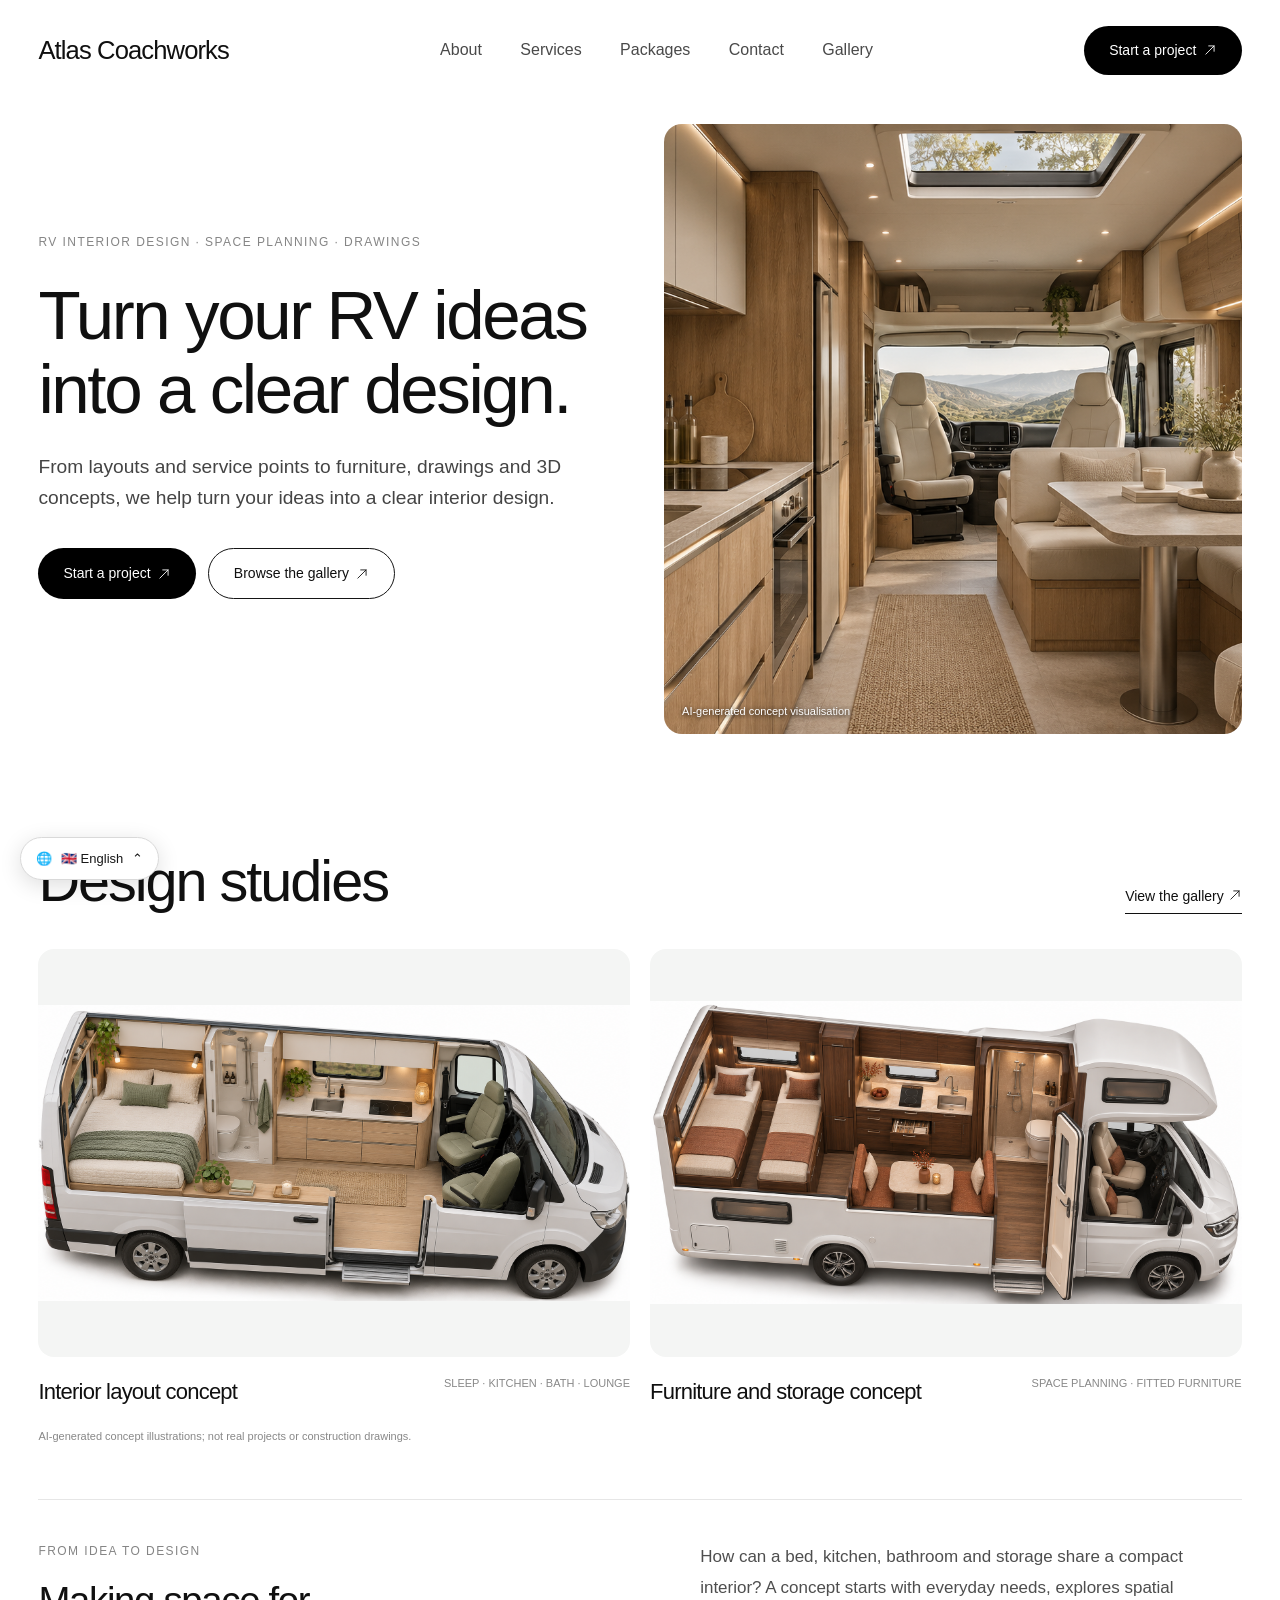
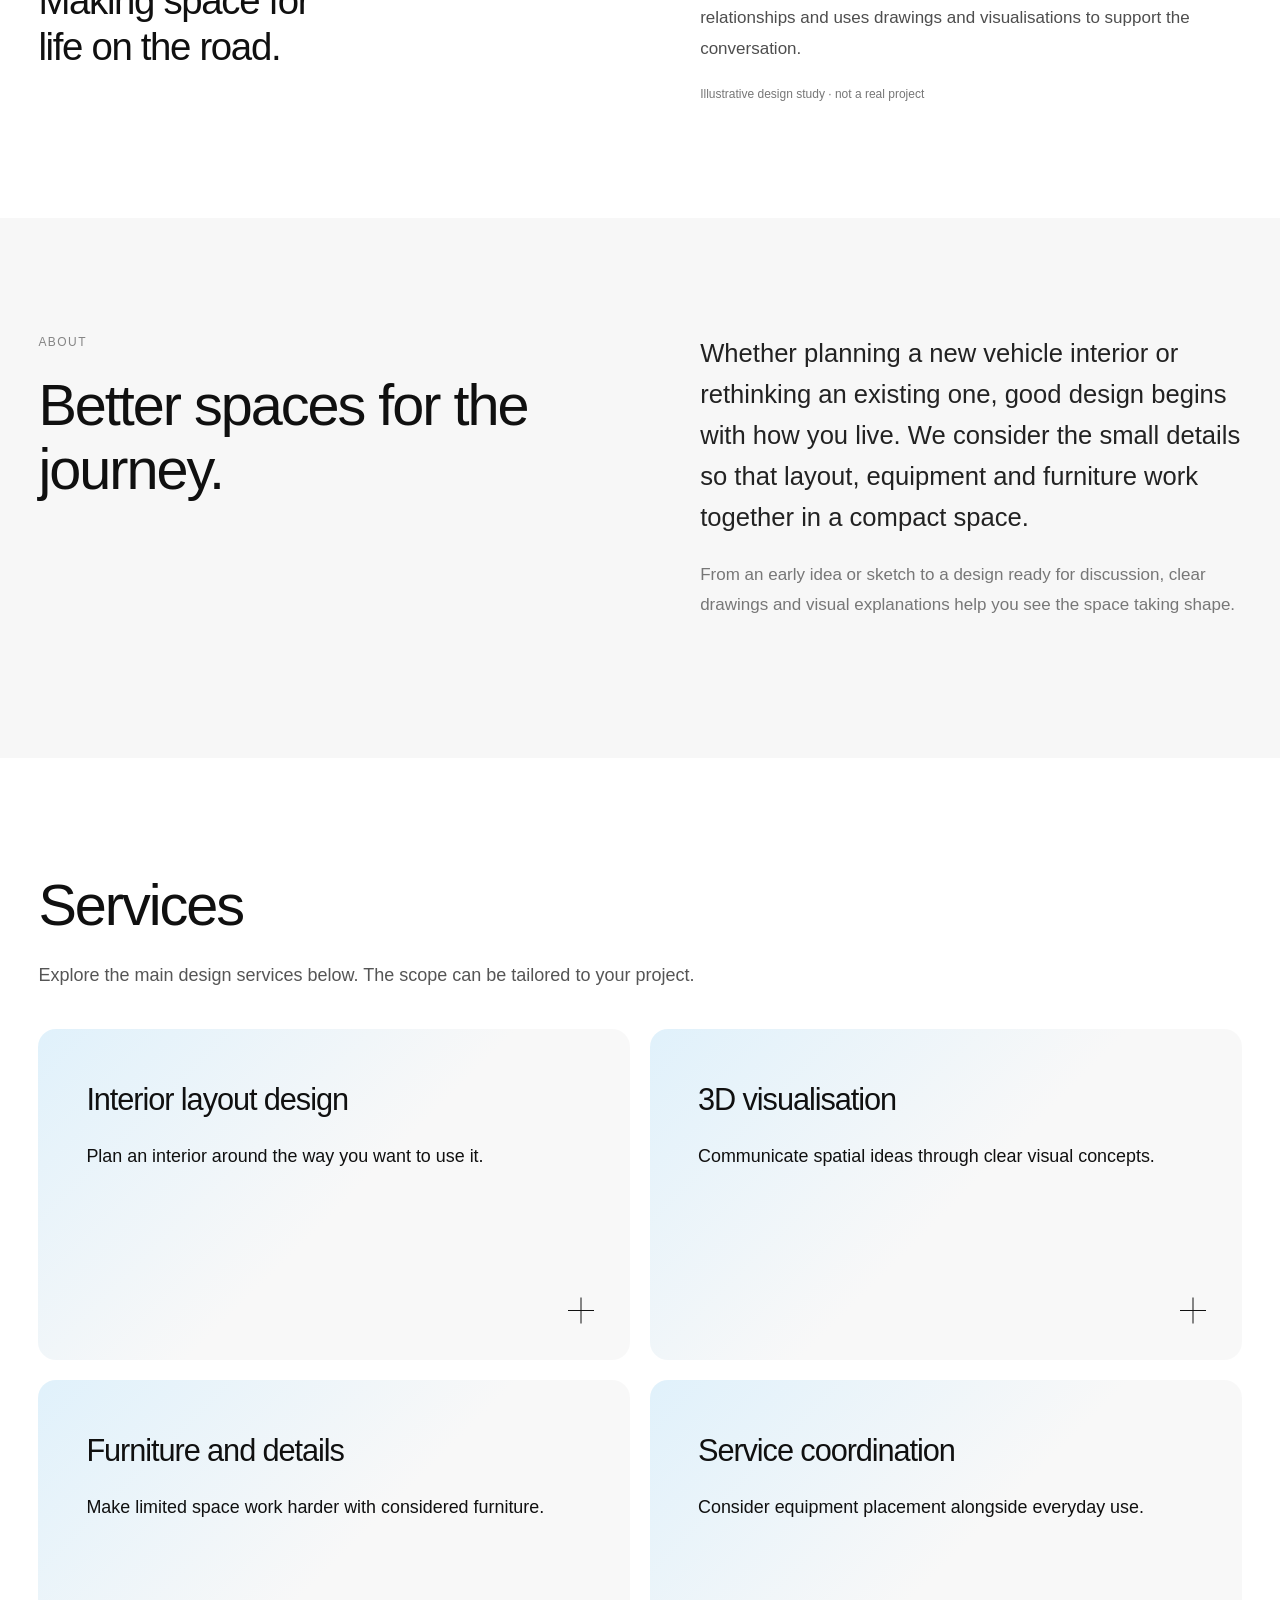
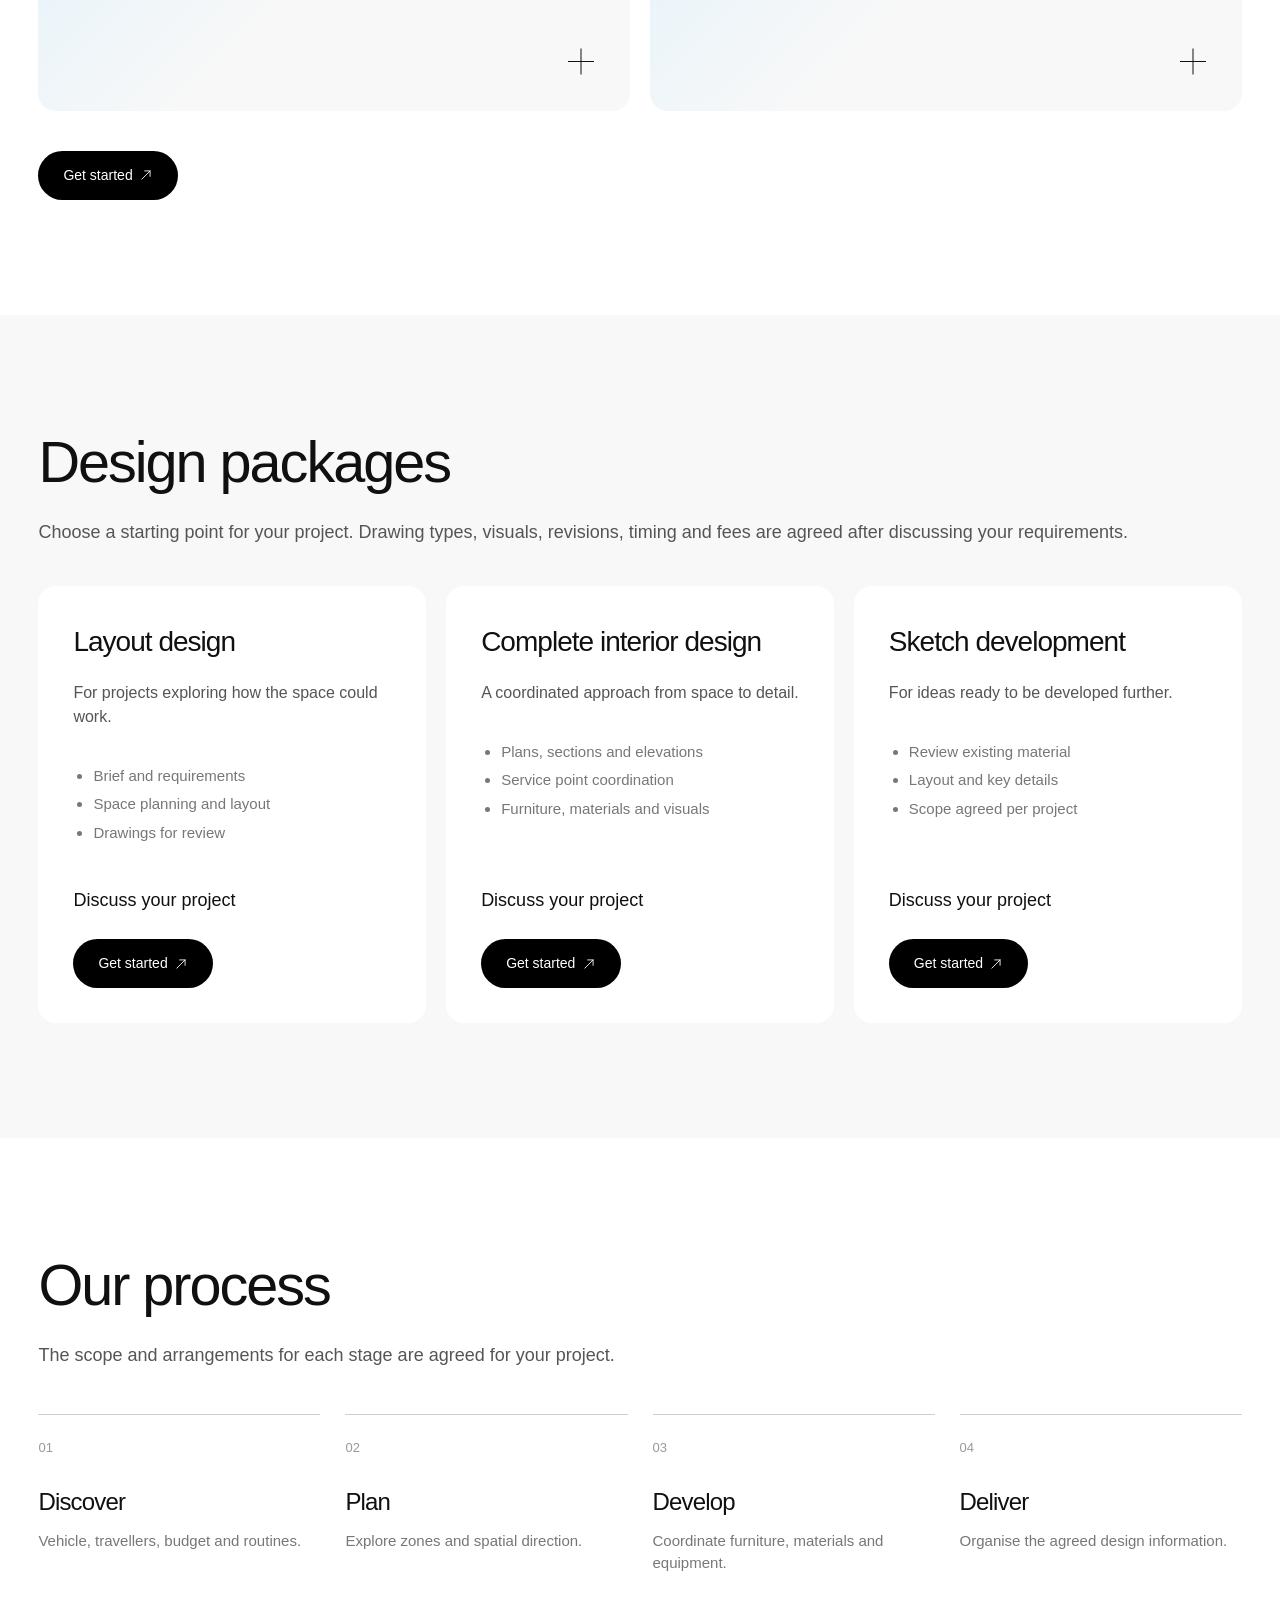
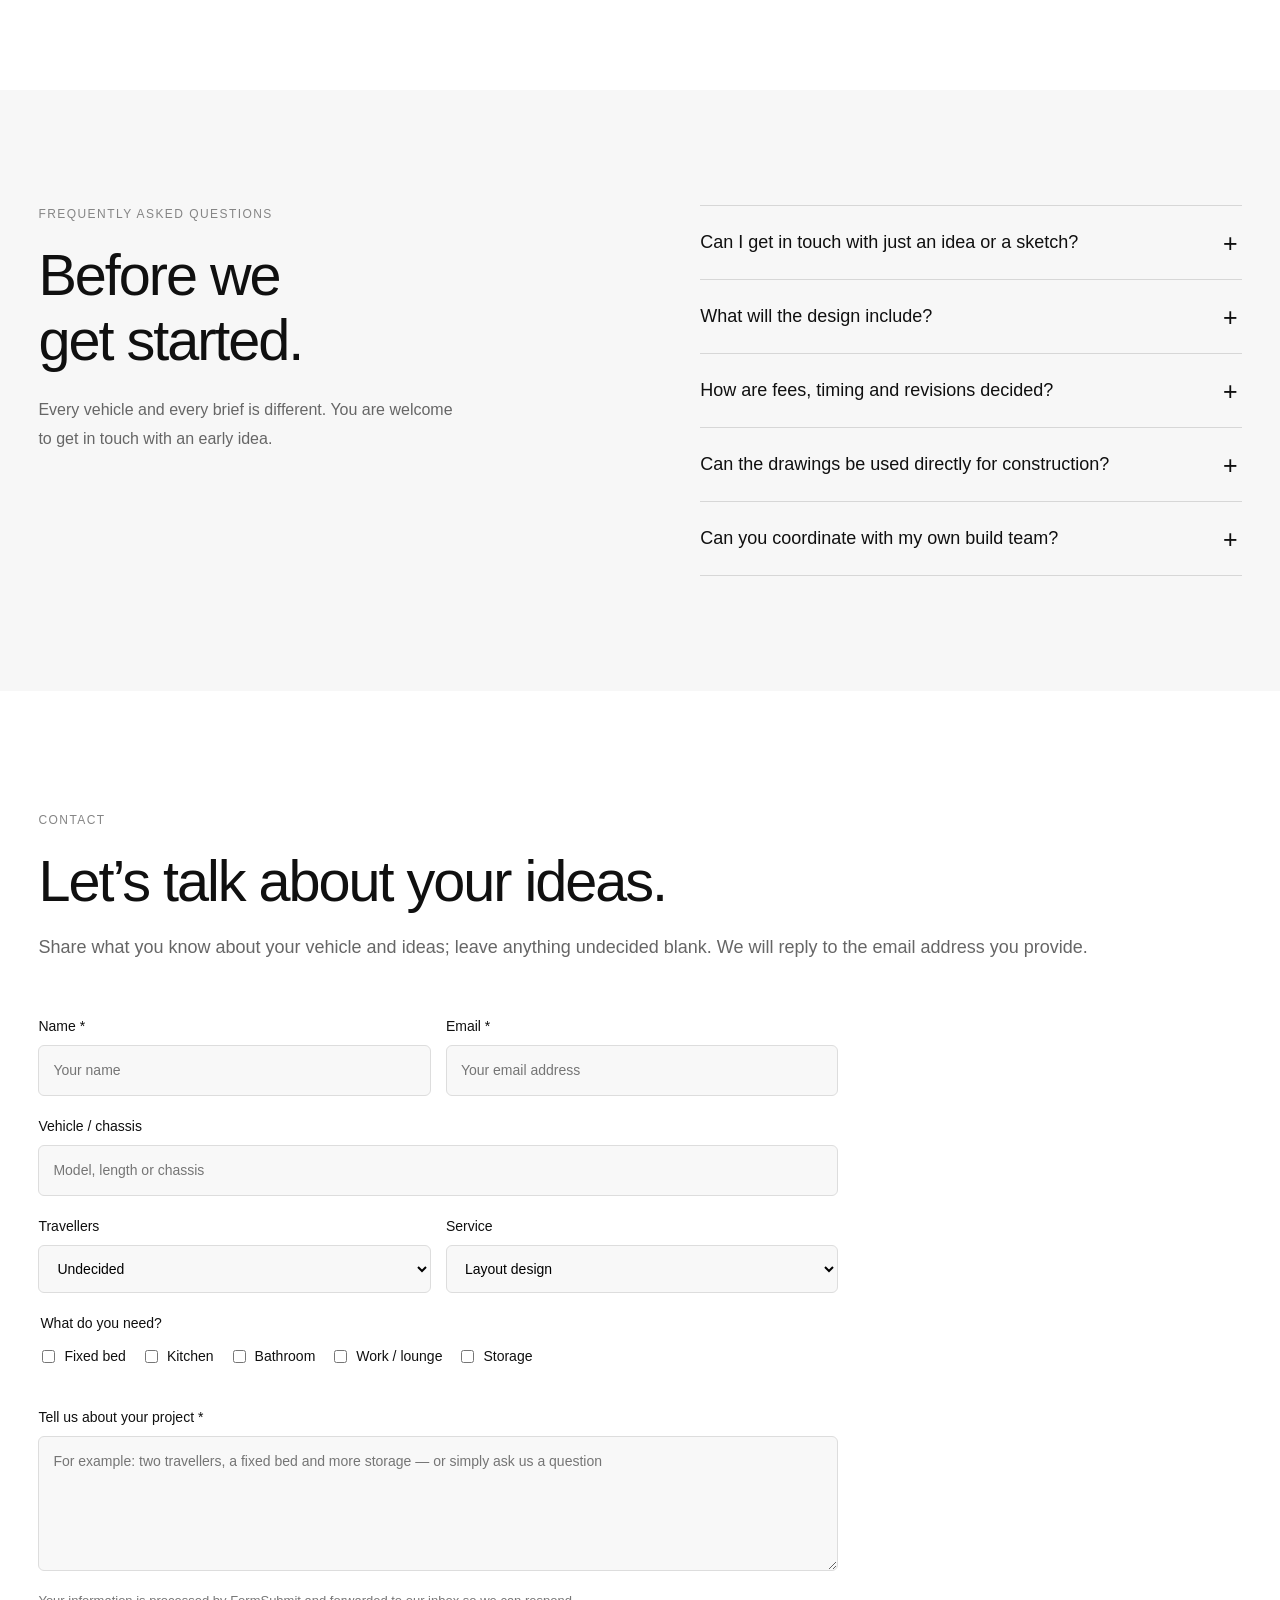
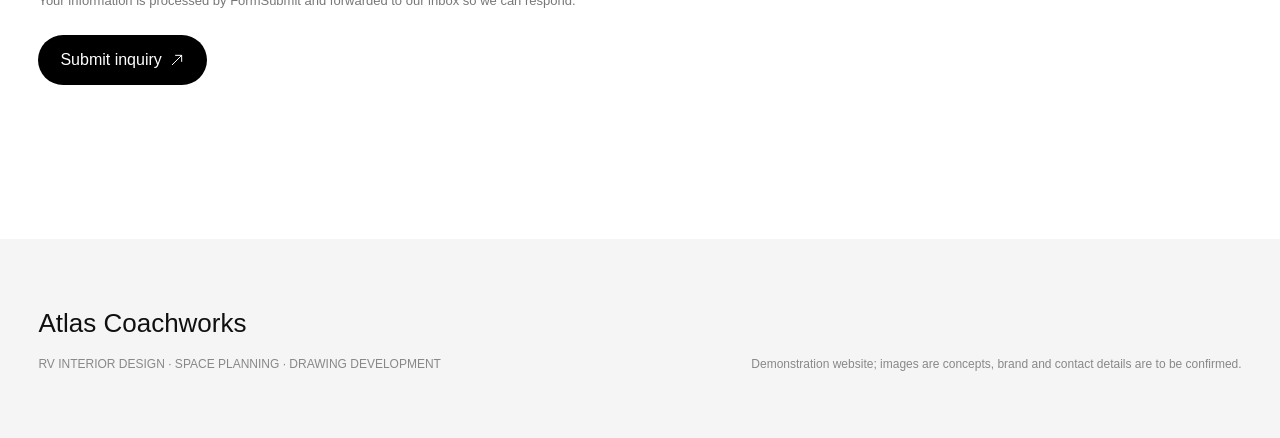
<file: public/index.html>
<!DOCTYPE html>
<html lang="en"><head><meta charset="utf-8"/><meta content="width=device-width,initial-scale=1" name="viewport"/><title>Atlas Coachworks | RV Interior Design</title><meta content="From space planning and fitted furniture to service point coordination, drawings and visuals help bring your interior into focus." name="description"/><link href="assets/css/reference.css?v=20261124-2" rel="stylesheet"/><link href="assets/css/language.css?v=20261124-2" rel="stylesheet"/></head><body><header class="header"><div class="header-inner"><a class="wordmark" href="index.html">Atlas Coachworks</a><nav aria-label="Navigation"><a href="#approach">About</a><a href="#services">Services</a><a href="#packages">Packages</a><a href="#brief">Contact</a><a href="gallery.html">Gallery</a></nav><div class="header-actions"><a class="pill dark nav-cta" href="#brief">Start a project <svg class="arrow-icon" width="16" height="16" aria-hidden="true" focusable="false" viewBox="0 0 24 24"><path d="M5 19 19 5M10 5h9v9"/></svg></a><button aria-expanded="false" aria-label="Menu" class="menu-toggle"><svg class="menu-icon" width="24" height="24" aria-hidden="true" focusable="false" viewBox="0 0 24 24"><path d="M3 6h18M3 12h18M3 18h18"/></svg></button></div></div><div class="mobile-nav" hidden=""><a href="#approach">About</a><a href="#services">Services</a><a href="#packages">Packages</a><a href="#brief">Contact</a><a href="gallery.html">Gallery</a><a href="#brief">Start a project <svg class="arrow-icon" width="16" height="16" aria-hidden="true" focusable="false" viewBox="0 0 24 24"><path d="M5 19 19 5M10 5h9v9"/></svg></a></div></header><main id="top"><section class="hero"><div class="hero-inner wrap"><div class="hero-text"><span class="eyebrow">RV INTERIOR DESIGN · SPACE PLANNING · DRAWINGS</span><h1>Turn your RV ideas<br/>into a clear design.</h1><p>From layouts and service points to furniture, drawings and 3D concepts, we help turn your ideas into a clear interior design.</p><div class="actions"><a class="pill dark" href="#brief">Start a project <svg class="arrow-icon" width="16" height="16" aria-hidden="true" focusable="false" viewBox="0 0 24 24"><path d="M5 19 19 5M10 5h9v9"/></svg></a><a class="pill outline" href="gallery.html">Browse the gallery <svg class="arrow-icon" width="16" height="16" aria-hidden="true" focusable="false" viewBox="0 0 24 24"><path d="M5 19 19 5M10 5h9v9"/></svg></a></div></div><div class="hero-image"><img alt="RV interior concept visualisation" src="assets/images/interior-concept-v3.png"/><span>AI-generated concept visualisation</span></div></div></section><section class="section project-section"><div class="wrap"><div class="section-top"><h2>Design studies</h2><a href="gallery.html">View the gallery <svg class="arrow-icon" width="16" height="16" aria-hidden="true" focusable="false" viewBox="0 0 24 24"><path d="M5 19 19 5M10 5h9v9"/></svg></a></div><div class="projects"><a class="project-card" href="gallery.html"><div class="project-image"><img alt="Interior layout concept" src="assets/images/rv-layout-door-v2.png"/></div><div class="project-caption"><h3>Interior layout concept</h3><span>SLEEP · KITCHEN · BATH · LOUNGE</span></div></a><a class="project-card" href="gallery.html"><div class="project-image"><img alt="Furniture and storage concept" src="assets/images/rv-twin-bed-layout-v3.png"/></div><div class="project-caption"><h3>Furniture and storage concept</h3><span>SPACE PLANNING · FITTED FURNITURE</span></div></a></div><p class="note">AI-generated concept illustrations; not real projects or construction drawings.</p><div class="concept-story"><div><p class="section-label">FROM IDEA TO DESIGN</p><h3>Making space for<br>life on the road.</h3></div><div><p>How can a bed, kitchen, bathroom and storage share a compact interior? A concept starts with everyday needs, explores spatial relationships and uses drawings and visualisations to support the conversation.</p><span>Illustrative design study · not a real project</span></div></div></div></section><section class="section about" id="approach"><div class="wrap about-grid"><div><p class="section-label">About</p><h2>Better spaces for the journey.</h2></div><div><p class="about-lead">Whether planning a new vehicle interior or rethinking an existing one, good design begins with how you live. We consider the small details so that layout, equipment and furniture work together in a compact space.</p><p>From an early idea or sketch to a design ready for discussion, clear drawings and visual explanations help you see the space taking shape.</p></div></div></section><section class="section services" id="services"><div class="wrap"><h2>Services</h2><p class="section-intro">Explore the main design services below. The scope can be tailored to your project.</p><div class="service-grid"><details class="service-card"><summary><span class="service-title">Interior layout design</span><span class="service-desc">Plan an interior around the way you want to use it.</span><span aria-hidden="true" class="service-plus"></span><span class="sr-only">Show details</span></summary><div class="service-detail"><p>This may include:</p><ul><li>Functional zones and space planning</li><li>Plans, sections and elevations</li><li>Circulation and storage</li><li>Drawing scope agreed per project</li></ul></div></details><details class="service-card"><summary><span class="service-title">3D visualisation</span><span class="service-desc">Communicate spatial ideas through clear visual concepts.</span><span aria-hidden="true" class="service-plus"></span><span class="sr-only">Show details</span></summary><div class="service-detail"><p>This may include:</p><ul><li>3D spatial studies</li><li>Furniture and equipment relationships</li><li>Material and atmosphere direction</li><li>Visual scope agreed per project</li></ul></div></details><details class="service-card"><summary><span class="service-title">Furniture and details</span><span class="service-desc">Make limited space work harder with considered furniture.</span><span aria-hidden="true" class="service-plus"></span><span class="sr-only">Show details</span></summary><div class="service-detail"><p>This may include:</p><ul><li>Fitted furniture layout</li><li>Cabinetry, worktops and storage</li><li>Key junctions and details</li><li>Drawing development</li></ul></div></details><details class="service-card"><summary><span class="service-title">Service coordination</span><span class="service-desc">Consider equipment placement alongside everyday use.</span><span aria-hidden="true" class="service-plus"></span><span class="sr-only">Show details</span></summary><div class="service-detail"><p>This may include:</p><ul><li>Lighting, switches and outlets</li><li>Water equipment coordination</li><li>Equipment and furniture relationships</li><li>Communication with your build team</li></ul></div></details></div><a class="pill dark section-button" href="#brief">Get started <svg class="arrow-icon" width="16" height="16" aria-hidden="true" focusable="false" viewBox="0 0 24 24"><path d="M5 19 19 5M10 5h9v9"/></svg></a></div></section><section class="section pricing" id="packages"><div class="wrap"><h2>Design packages</h2><p class="section-intro">Choose a starting point for your project. Drawing types, visuals, revisions, timing and fees are agreed after discussing your requirements.</p><div class="package-grid"><article><h3>Layout design</h3><p>For projects exploring how the space could work.</p><ul><li>Brief and requirements</li><li>Space planning and layout</li><li>Drawings for review</li></ul><strong>Discuss your project</strong><a class="pill dark" href="#brief">Get started <svg class="arrow-icon" width="16" height="16" aria-hidden="true" focusable="false" viewBox="0 0 24 24"><path d="M5 19 19 5M10 5h9v9"/></svg></a></article><article><h3>Complete interior design</h3><p>A coordinated approach from space to detail.</p><ul><li>Plans, sections and elevations</li><li>Service point coordination</li><li>Furniture, materials and visuals</li></ul><strong>Discuss your project</strong><a class="pill dark" href="#brief">Get started <svg class="arrow-icon" width="16" height="16" aria-hidden="true" focusable="false" viewBox="0 0 24 24"><path d="M5 19 19 5M10 5h9v9"/></svg></a></article><article><h3>Sketch development</h3><p>For ideas ready to be developed further.</p><ul><li>Review existing material</li><li>Layout and key details</li><li>Scope agreed per project</li></ul><strong>Discuss your project</strong><a class="pill dark" href="#brief">Get started <svg class="arrow-icon" width="16" height="16" aria-hidden="true" focusable="false" viewBox="0 0 24 24"><path d="M5 19 19 5M10 5h9v9"/></svg></a></article></div></div></section><section class="section process"><div class="wrap"><h2>Our process</h2><p class="section-intro">The scope and arrangements for each stage are agreed for your project.</p><div class="process-grid"><article><span>01</span><h3>Discover</h3><p>Vehicle, travellers, budget and routines.</p></article><article><span>02</span><h3>Plan</h3><p>Explore zones and spatial direction.</p></article><article><span>03</span><h3>Develop</h3><p>Coordinate furniture, materials and equipment.</p></article><article><span>04</span><h3>Deliver</h3><p>Organise the agreed design information.</p></article></div></div></section><section class="section faq" id="faq"><div class="wrap faq-layout"><div><p class="section-label">FREQUENTLY ASKED QUESTIONS</p><h2>Before we<br>get started.</h2><p class="faq-intro">Every vehicle and every brief is different. You are welcome to get in touch with an early idea.</p></div><div class="faq-list"><details><summary>Can I get in touch with just an idea or a sketch?</summary><p>Yes. Tell us about your vehicle, who will use it, the spaces you like and the problems you want to solve. Any sketches or existing information will help the conversation.</p></details><details><summary>What will the design include?</summary><p>Depending on the brief, it may cover layout, furniture, service points and visualisations. Drawing types, level of detail and file formats are agreed before work begins.</p></details><details><summary>How are fees, timing and revisions decided?</summary><p>These depend on the vehicle information available, the scope and complexity. Once we understand your needs, we can agree on a fee, schedule and revision scope.</p></details><details><summary>Can the drawings be used directly for construction?</summary><p>The images and drawings shown here are concepts, not construction documents. The depth of actual project drawings must be agreed separately; construction, equipment safety and vehicle compliance should be verified by the relevant specialists and build team.</p></details><details><summary>Can you coordinate with my own build team?</summary><p>Tell us about your build team and the coordination you need when you get in touch. The approach and scope are agreed for each project.</p></details></div></div></section><section class="contact-heading"><div class="wrap"><p class="section-label">Contact</p><h2>Let’s talk about your ideas.</h2><p>Share what you know about your vehicle and ideas; leave anything undecided blank. We will reply to the email address you provide.</p></div></section><section class="brief-section section" id="brief"><div class="wrap brief-layout"><form class="brief-form" id="inquiryForm"><div class="brief-row"><label>Name <span aria-hidden="true">*</span><input autocomplete="name" maxlength="100" name="name" placeholder="Your name" required=""/></label><label>Email <span aria-hidden="true">*</span><input autocomplete="email" maxlength="254" name="email" placeholder="Your email address" required="" type="email"/></label></div><label>Vehicle / chassis<input maxlength="150" name="vehicle" placeholder="Model, length or chassis"/></label><div class="brief-row"><label>Travellers<select name="people"><option>Undecided</option><option>1 person</option><option>2 people</option><option>3–4 people</option><option>More than 4</option></select></label><label>Service<select name="service"><option>Layout design</option><option>Complete interior design</option><option>Sketch development</option><option>Service point coordination</option><option>Other</option></select></label></div><fieldset><legend>What do you need?</legend><label><input name="feature" type="checkbox" value="Fixed bed"/> Fixed bed</label><label><input name="feature" type="checkbox" value="Kitchen"/> Kitchen</label><label><input name="feature" type="checkbox" value="Bathroom"/> Bathroom</label><label><input name="feature" type="checkbox" value="Work / lounge"/> Work / lounge</label><label><input name="feature" type="checkbox" value="Storage"/> Storage</label></fieldset><label>Tell us about your project <span aria-hidden="true">*</span><textarea maxlength="5000" name="message" placeholder="For example: two travellers, a fixed bed and more storage — or simply ask us a question" required="" rows="5"></textarea></label><label aria-hidden="true" class="honeypot">Leave empty<input autocomplete="off" name="_honey" tabindex="-1"/></label><p class="form-privacy">Your information is processed by FormSubmit and forwarded to our inbox so we can respond.</p><button type="submit">Submit inquiry <svg class="arrow-icon" width="16" height="16" aria-hidden="true" focusable="false" viewBox="0 0 24 24"><path d="M5 19 19 5M10 5h9v9"/></svg></button><p aria-live="polite" class="inquiry-status" id="inquiryStatus" role="status"></p></form></div></section></main><footer><div class="wrap footer-inner"><div><strong>Atlas Coachworks</strong><p>RV INTERIOR DESIGN · SPACE PLANNING · DRAWING DEVELOPMENT</p></div><span>Demonstration website; images are concepts, brand and contact details are to be confirmed.</span></div></footer><script src="assets/js/studio.js?v=20261124-2"></script><script src="assets/js/language.js?v=20261124-2"></script></body></html>
</file>
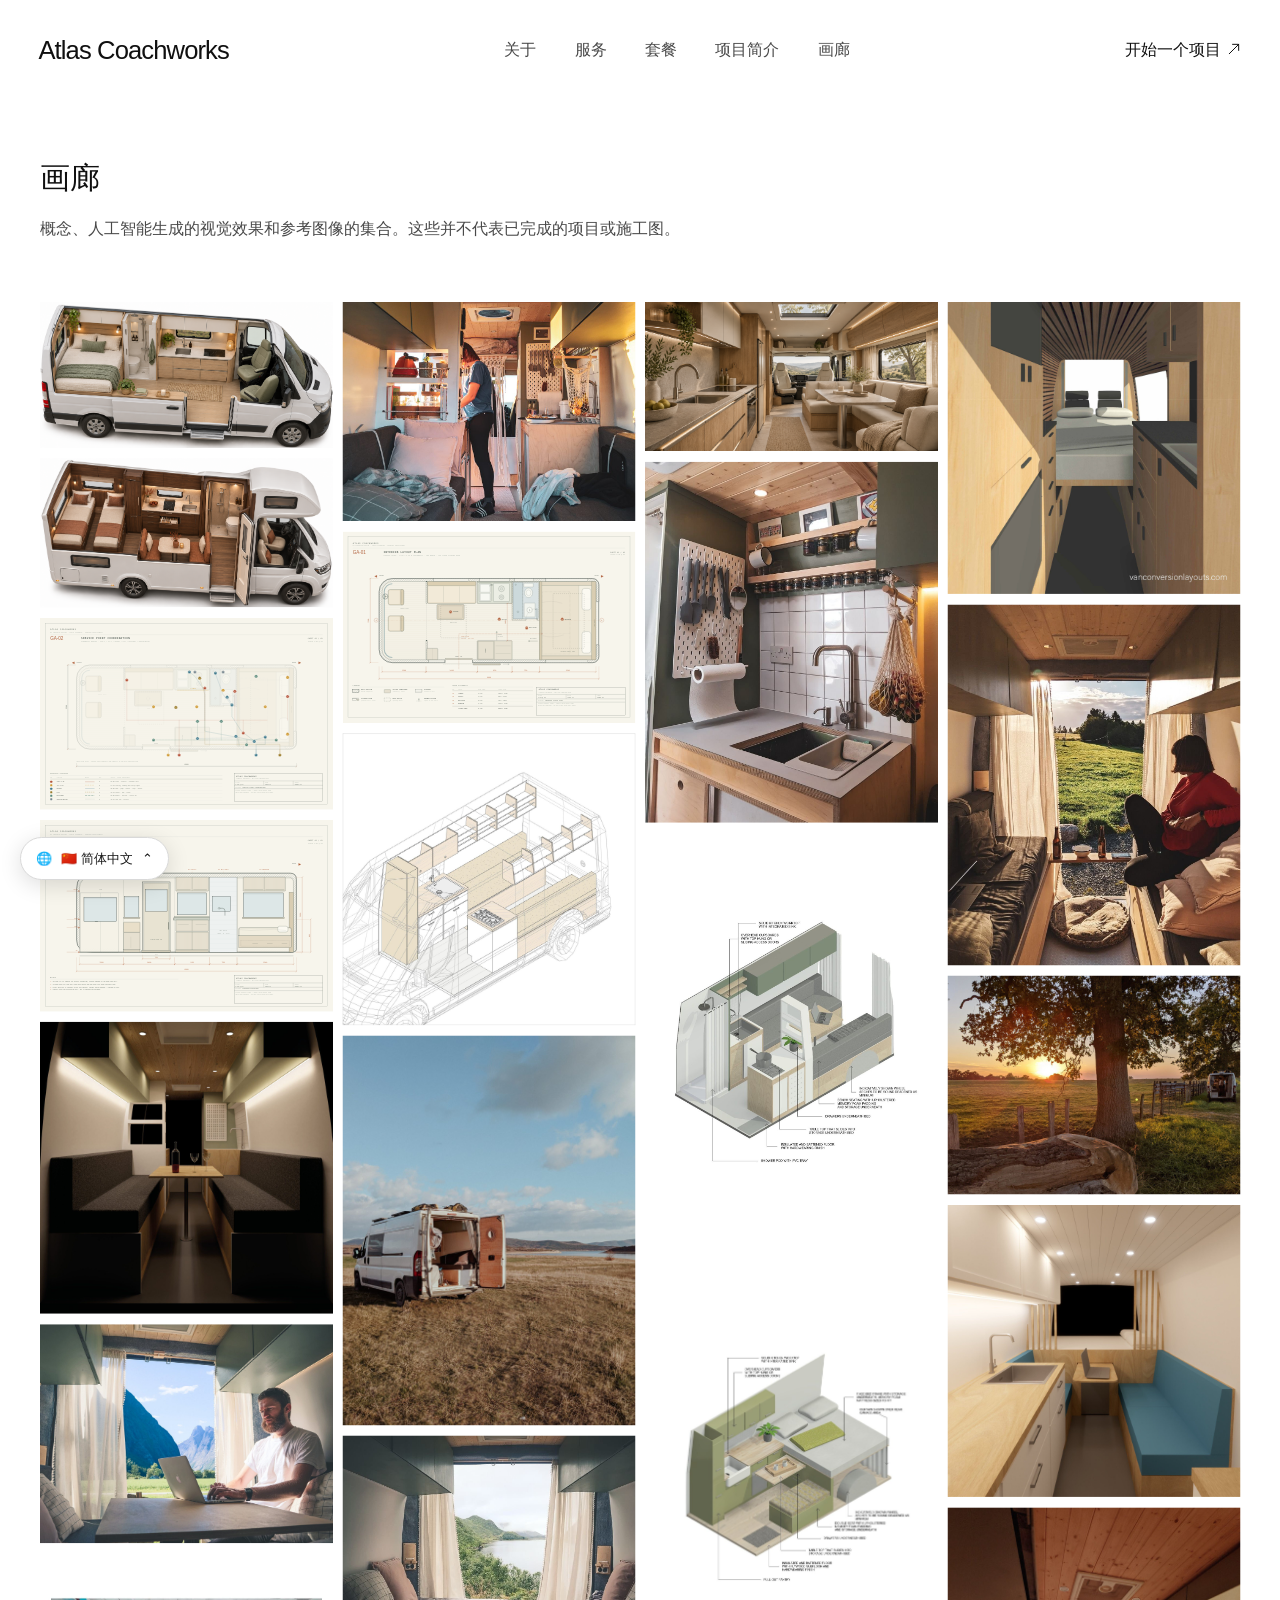
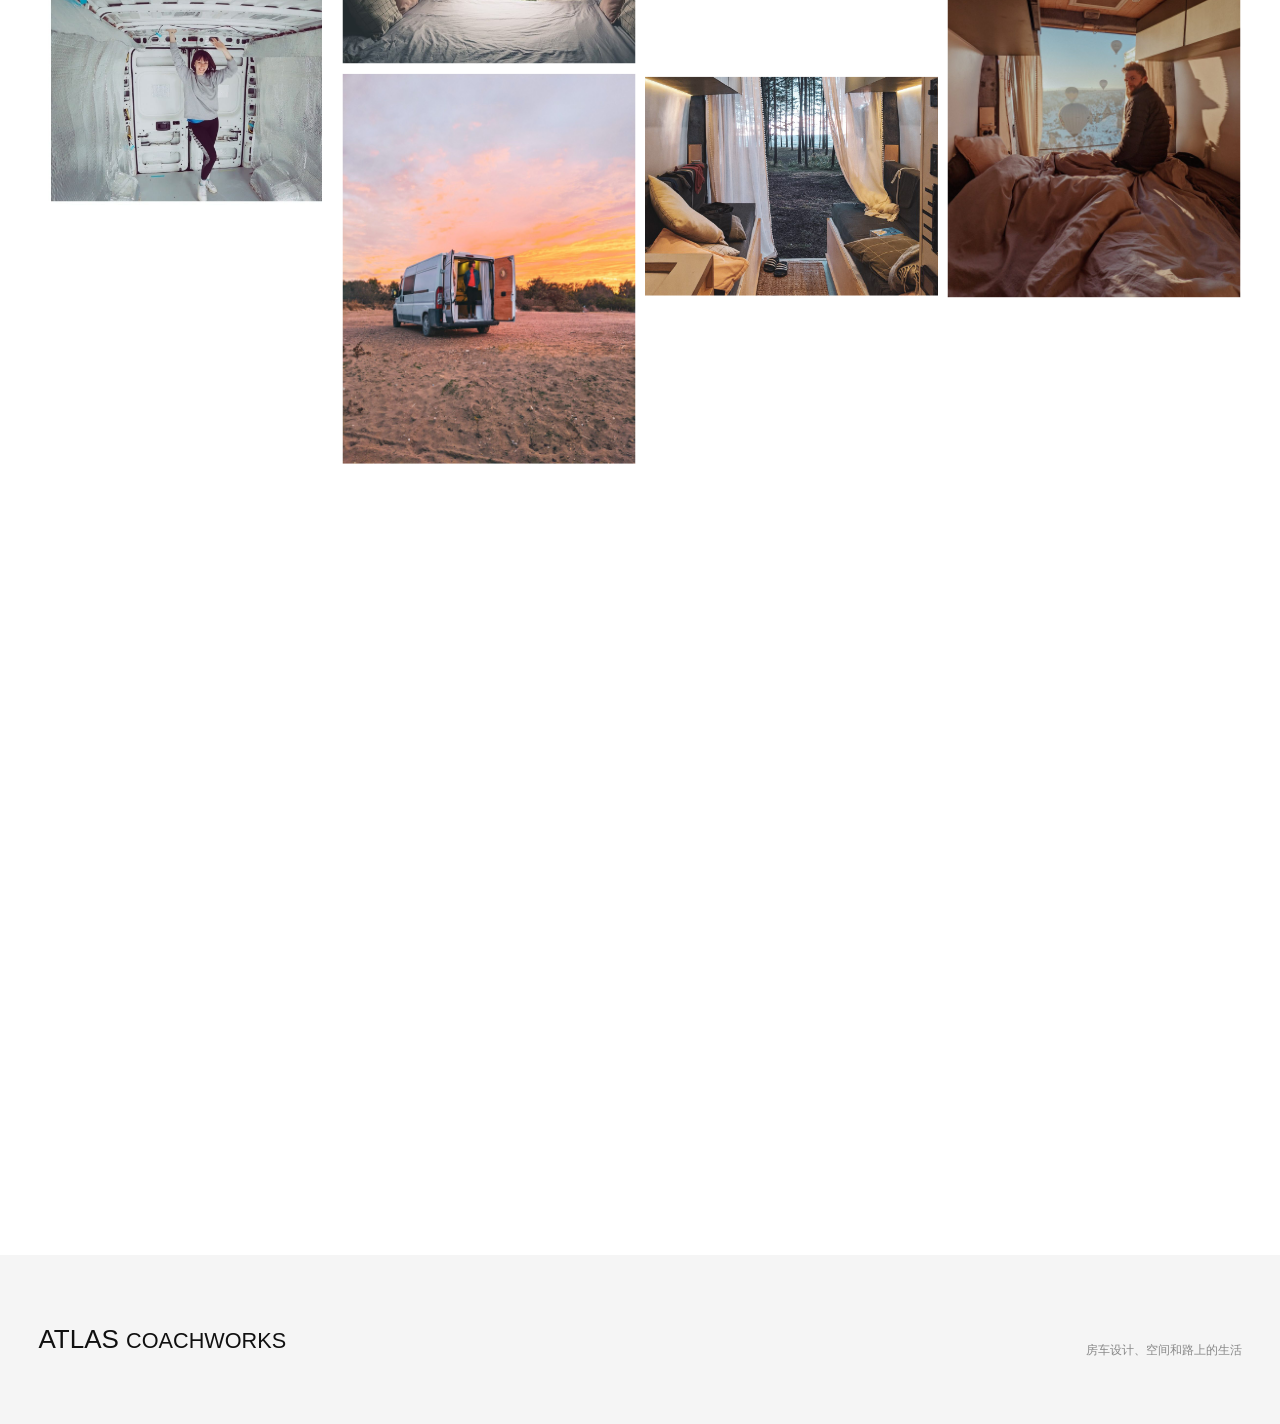
<file: public/gallery-zh.html>
<!DOCTYPE html>

<html lang="zh-CN"><head><meta charset="utf-8"/><meta content="width=device-width,initial-scale=1" name="viewport"/><title>设计画廊 | Atlas Coachworks</title><link href="assets/css/reference.css?v=20261124-2" rel="stylesheet"/><link href="assets/css/gallery.css" rel="stylesheet"/><link href="assets/css/language.css?v=20261124-2" rel="stylesheet"/></head><body class="gallery-page"><header class="header"><div class="header-inner"><a class="wordmark" href="zh.html">Atlas Coachworks</a><nav aria-label="Navigation"><a href="zh.html#approach">关于</a><a href="zh.html#services">服务</a><a href="zh.html#packages">设计套餐</a><a href="zh.html#brief">需求沟通</a><a href="gallery-zh.html">设计画廊</a></nav><div class="header-actions"><a class="nav-cta" href="zh.html#brief">开始设计 <svg class="arrow-icon" width="16" height="16" aria-hidden="true" focusable="false" viewBox="0 0 24 24"><path d="M5 19 19 5M10 5h9v9"/></svg></a><button aria-expanded="false" aria-label="Menu" class="menu-toggle"><svg class="menu-icon" width="24" height="24" aria-hidden="true" focusable="false" viewBox="0 0 24 24"><path d="M3 6h18M3 12h18M3 18h18"/></svg></button></div></div><div class="mobile-nav" hidden=""><a href="zh.html#approach">关于</a><a href="zh.html#services">服务</a><a href="zh.html#packages">设计套餐</a><a href="zh.html#brief">需求沟通</a><a href="gallery-zh.html">设计画廊</a></div></header><main class="gallery-main"><div class="wrap"><div class="gallery-heading"><div><h1>设计画廊</h1><p>设计、图纸与灵感的集合。页面包含概念示意、AI 生成画面及参考图片，不代表已完成项目或施工图。</p></div></div><div class="masonry gallery-grid"><button aria-label="三维空间概念" class="gallery-item" data-caption="三维空间概念" data-image="assets/images/rv-layout-door-v2.png" type="button"><img alt="三维空间概念" height="887" loading="lazy" src="assets/images/rv-layout-door-v2.png" width="1774"/><span>三维空间概念 <svg class="arrow-icon" width="16" height="16" aria-hidden="true" focusable="false" viewBox="0 0 24 24"><path d="M5 19 19 5M10 5h9v9"/></svg></span></button><button aria-label="车内生活场景" class="gallery-item" data-caption="车内生活场景" data-image="assets/images/reference/reference-00.jpg" type="button"><img alt="车内生活场景" height="768" loading="lazy" src="assets/images/reference/reference-00.jpg" width="1024"/><span>车内生活场景 <svg class="arrow-icon" width="16" height="16" aria-hidden="true" focusable="false" viewBox="0 0 24 24"><path d="M5 19 19 5M10 5h9v9"/></svg></span></button><button aria-label="室内氛围概念" class="gallery-item" data-caption="室内氛围概念" data-image="assets/images/interior-concept-v3.png" type="button"><img alt="室内氛围概念" height="897" loading="lazy" src="assets/images/interior-concept-v3.png" width="1752"/><span>室内氛围概念 <svg class="arrow-icon" width="16" height="16" aria-hidden="true" focusable="false" viewBox="0 0 24 24"><path d="M5 19 19 5M10 5h9v9"/></svg></span></button><button aria-label="室内通道效果" class="gallery-item" data-caption="室内通道效果" data-image="assets/images/reference/reference-01.jpg" type="button"><img alt="室内通道效果" height="1600" loading="lazy" src="assets/images/reference/reference-01.jpg" width="1600"/><span>室内通道效果 <svg class="arrow-icon" width="16" height="16" aria-hidden="true" focusable="false" viewBox="0 0 24 24"><path d="M5 19 19 5M10 5h9v9"/></svg></span></button><button aria-label="柜体与储物概念" class="gallery-item" data-caption="柜体与储物概念" data-image="assets/images/rv-twin-bed-layout-v3.png" type="button"><img alt="柜体与储物概念" height="897" loading="lazy" src="assets/images/rv-twin-bed-layout-v3.png" width="1754"/><span>柜体与储物概念 <svg class="arrow-icon" width="16" height="16" aria-hidden="true" focusable="false" viewBox="0 0 24 24"><path d="M5 19 19 5M10 5h9v9"/></svg></span></button><button aria-label="厨房细节照片" class="gallery-item" data-caption="厨房细节照片" data-image="assets/images/reference/reference-02.jpg" type="button"><img alt="厨房细节照片" height="1333" loading="lazy" src="assets/images/reference/reference-02.jpg" width="1080"/><span>厨房细节照片 <svg class="arrow-icon" width="16" height="16" aria-hidden="true" focusable="false" viewBox="0 0 24 24"><path d="M5 19 19 5M10 5h9v9"/></svg></span></button><button aria-label="室内平面布置图 GA-01" class="gallery-item" data-caption="室内平面布置图 GA-01（1:50）" data-image="assets/images/ga-01-layout.svg" type="button"><img alt="室内平面布置图 GA-01" height="1050" loading="lazy" src="assets/images/ga-01-layout.svg" width="1600"/><span>室内平面布置图 GA-01 <svg class="arrow-icon" width="16" height="16" aria-hidden="true" focusable="false" viewBox="0 0 24 24"><path d="M5 19 19 5M10 5h9v9"/></svg></span></button><button aria-label="会客与休憩空间" class="gallery-item" data-caption="会客与休憩空间" data-image="assets/images/reference/reference-03.jpg" type="button"><img alt="会客与休憩空间" height="1333" loading="lazy" src="assets/images/reference/reference-03.jpg" width="1080"/><span>会客与休憩空间 <svg class="arrow-icon" width="16" height="16" aria-hidden="true" focusable="false" viewBox="0 0 24 24"><path d="M5 19 19 5M10 5h9v9"/></svg></span></button><button aria-label="点位协调图 GA-02" class="gallery-item" data-caption="点位协调图 GA-02（1:50）" data-image="assets/images/ga-02-services.svg" type="button"><img alt="点位协调图 GA-02" height="1050" loading="lazy" src="assets/images/ga-02-services.svg" width="1600"/><span>点位协调图 GA-02 <svg class="arrow-icon" width="16" height="16" aria-hidden="true" focusable="false" viewBox="0 0 24 24"><path d="M5 19 19 5M10 5h9v9"/></svg></span></button><button aria-label="车体结构与家具轴测" class="gallery-item" data-caption="车体结构与家具轴测" data-image="assets/images/reference/reference-04.jpg" type="button"><img alt="车体结构与家具轴测" height="1598" loading="lazy" src="assets/images/reference/reference-04.jpg" width="1600"/><span>车体结构与家具轴测 <svg class="arrow-icon" width="16" height="16" aria-hidden="true" focusable="false" viewBox="0 0 24 24"><path d="M5 19 19 5M10 5h9v9"/></svg></span></button><button aria-label="室内立面图 GA-03" class="gallery-item" data-caption="室内立面图 GA-03 · A-A 剖视（1:50）" data-image="assets/images/ga-03-elevation.svg" type="button"><img alt="室内立面图 GA-03" height="1050" loading="lazy" src="assets/images/ga-03-elevation.svg" width="1600"/><span>室内立面图 GA-03 <svg class="arrow-icon" width="16" height="16" aria-hidden="true" focusable="false" viewBox="0 0 24 24"><path d="M5 19 19 5M10 5h9v9"/></svg></span></button><button aria-label="室内空间轴测" class="gallery-item" data-caption="室内空间轴测" data-image="assets/images/reference/reference-05.jpg" type="button"><img alt="室内空间轴测" height="1600" loading="lazy" src="assets/images/reference/reference-05.jpg" width="1097"/><span>室内空间轴测 <svg class="arrow-icon" width="16" height="16" aria-hidden="true" focusable="false" viewBox="0 0 24 24"><path d="M5 19 19 5M10 5h9v9"/></svg></span></button><button aria-label="旅途风景" class="gallery-item" data-caption="旅途风景" data-image="assets/images/reference/reference-06.jpg" type="button"><img alt="旅途风景" height="1200" loading="lazy" src="assets/images/reference/reference-06.jpg" width="1600"/><span>旅途风景 <svg class="arrow-icon" width="16" height="16" aria-hidden="true" focusable="false" viewBox="0 0 24 24"><path d="M5 19 19 5M10 5h9v9"/></svg></span></button><button aria-label="车内座椅与照明" class="gallery-item" data-caption="车内座椅与照明" data-image="assets/images/reference/reference-07.jpg" type="button"><img alt="车内座椅与照明" height="1600" loading="lazy" src="assets/images/reference/reference-07.jpg" width="1600"/><span>车内座椅与照明 <svg class="arrow-icon" width="16" height="16" aria-hidden="true" focusable="false" viewBox="0 0 24 24"><path d="M5 19 19 5M10 5h9v9"/></svg></span></button><button aria-label="户外房车照片" class="gallery-item" data-caption="户外房车照片" data-image="assets/images/reference/reference-08.jpg" type="button"><img alt="户外房车照片" height="1600" loading="lazy" src="assets/images/reference/reference-08.jpg" width="1200"/><span>户外房车照片 <svg class="arrow-icon" width="16" height="16" aria-hidden="true" focusable="false" viewBox="0 0 24 24"><path d="M5 19 19 5M10 5h9v9"/></svg></span></button><button aria-label="会客与厨房效果" class="gallery-item" data-caption="会客与厨房效果" data-image="assets/images/reference/reference-09.jpg" type="button"><img alt="会客与厨房效果" height="1600" loading="lazy" src="assets/images/reference/reference-09.jpg" width="1600"/><span>会客与厨房效果 <svg class="arrow-icon" width="16" height="16" aria-hidden="true" focusable="false" viewBox="0 0 24 24"><path d="M5 19 19 5M10 5h9v9"/></svg></span></button><button aria-label="车内布局与家具" class="gallery-item" data-caption="车内布局与家具" data-image="assets/images/reference/reference-10.jpg" type="button"><img alt="车内布局与家具" height="1600" loading="lazy" src="assets/images/reference/reference-10.jpg" width="1178"/><span>车内布局与家具 <svg class="arrow-icon" width="16" height="16" aria-hidden="true" focusable="false" viewBox="0 0 24 24"><path d="M5 19 19 5M10 5h9v9"/></svg></span></button><button aria-label="车内办公场景" class="gallery-item" data-caption="车内办公场景" data-image="assets/images/reference/reference-11.jpg" type="button"><img alt="车内办公场景" height="1201" loading="lazy" src="assets/images/reference/reference-11.jpg" width="1600"/><span>车内办公场景 <svg class="arrow-icon" width="16" height="16" aria-hidden="true" focusable="false" viewBox="0 0 24 24"><path d="M5 19 19 5M10 5h9v9"/></svg></span></button><button aria-label="卧铺空间照片" class="gallery-item" data-caption="卧铺空间照片" data-image="assets/images/reference/reference-12.jpg" type="button"><img alt="卧铺空间照片" height="843" loading="lazy" src="assets/images/reference/reference-12.jpg" width="1080"/><span>卧铺空间照片 <svg class="arrow-icon" width="16" height="16" aria-hidden="true" focusable="false" viewBox="0 0 24 24"><path d="M5 19 19 5M10 5h9v9"/></svg></span></button><button aria-label="室内休憩空间" class="gallery-item" data-caption="室内休憩空间" data-image="assets/images/reference/reference-13.jpg" type="button"><img alt="室内休憩空间" height="1600" loading="lazy" src="assets/images/reference/reference-13.jpg" width="1200"/><span>室内休憩空间 <svg class="arrow-icon" width="16" height="16" aria-hidden="true" focusable="false" viewBox="0 0 24 24"><path d="M5 19 19 5M10 5h9v9"/></svg></span></button><button aria-label="改装前车体" class="gallery-item" data-caption="改装前车体" data-image="assets/images/reference/reference-14.jpg" type="button"><img alt="改装前车体" height="1080" loading="lazy" src="assets/images/reference/reference-14.jpg" width="1080"/><span>改装前车体 <svg class="arrow-icon" width="16" height="16" aria-hidden="true" focusable="false" viewBox="0 0 24 24"><path d="M5 19 19 5M10 5h9v9"/></svg></span></button><button aria-label="户外房车日落" class="gallery-item" data-caption="户外房车日落" data-image="assets/images/reference/reference-15.jpg" type="button"><img alt="户外房车日落" height="1600" loading="lazy" src="assets/images/reference/reference-15.jpg" width="1200"/><span>户外房车日落 <svg class="arrow-icon" width="16" height="16" aria-hidden="true" focusable="false" viewBox="0 0 24 24"><path d="M5 19 19 5M10 5h9v9"/></svg></span></button><button aria-label="车内休憩空间" class="gallery-item" data-caption="车内休憩空间" data-image="assets/images/reference/reference-16.jpg" type="button"><img alt="车内休憩空间" height="768" loading="lazy" src="assets/images/reference/reference-16.jpg" width="1024"/><span>车内休憩空间 <svg class="arrow-icon" width="16" height="16" aria-hidden="true" focusable="false" viewBox="0 0 24 24"><path d="M5 19 19 5M10 5h9v9"/></svg></span></button><button aria-label="户外烹饪场景" class="gallery-item" data-caption="户外烹饪场景" data-image="assets/images/reference/reference-17.jpg" type="button"><img alt="户外烹饪场景" height="768" loading="lazy" src="assets/images/reference/reference-17.jpg" width="1024"/><span>户外烹饪场景 <svg class="arrow-icon" width="16" height="16" aria-hidden="true" focusable="false" viewBox="0 0 24 24"><path d="M5 19 19 5M10 5h9v9"/></svg></span></button><button aria-label="厨房与卧铺空间" class="gallery-item" data-caption="厨房与卧铺空间" data-image="assets/images/reference/reference-18.jpg" type="button"><img alt="厨房与卧铺空间" height="1035" loading="lazy" src="assets/images/reference/reference-18.jpg" width="1600"/><span>厨房与卧铺空间 <svg class="arrow-icon" width="16" height="16" aria-hidden="true" focusable="false" viewBox="0 0 24 24"><path d="M5 19 19 5M10 5h9v9"/></svg></span></button><button aria-label="房车厨房生活" class="gallery-item" data-caption="房车厨房生活" data-image="assets/images/reference/reference-19.jpg" type="button"><img alt="房车厨房生活" height="768" loading="lazy" src="assets/images/reference/reference-19.jpg" width="1024"/><span>房车厨房生活 <svg class="arrow-icon" width="16" height="16" aria-hidden="true" focusable="false" viewBox="0 0 24 24"><path d="M5 19 19 5M10 5h9v9"/></svg></span></button><button aria-label="车内座椅布局" class="gallery-item" data-caption="车内座椅布局" data-image="assets/images/reference/reference-20.jpg" type="button"><img alt="车内座椅布局" height="1600" loading="lazy" src="assets/images/reference/reference-20.jpg" width="1600"/><span>车内座椅布局 <svg class="arrow-icon" width="16" height="16" aria-hidden="true" focusable="false" viewBox="0 0 24 24"><path d="M5 19 19 5M10 5h9v9"/></svg></span></button><button aria-label="设计图纸展示" class="gallery-item" data-caption="设计图纸展示" data-image="assets/images/reference/reference-21.jpg" type="button"><img alt="设计图纸展示" height="1600" loading="lazy" src="assets/images/reference/reference-21.jpg" width="1600"/><span>设计图纸展示 <svg class="arrow-icon" width="16" height="16" aria-hidden="true" focusable="false" viewBox="0 0 24 24"><path d="M5 19 19 5M10 5h9v9"/></svg></span></button><button aria-label="家具与厨房效果" class="gallery-item" data-caption="家具与厨房效果" data-image="assets/images/reference/reference-22.jpg" type="button"><img alt="家具与厨房效果" height="1600" loading="lazy" src="assets/images/reference/reference-22.jpg" width="1600"/><span>家具与厨房效果 <svg class="arrow-icon" width="16" height="16" aria-hidden="true" focusable="false" viewBox="0 0 24 24"><path d="M5 19 19 5M10 5h9v9"/></svg></span></button><button aria-label="车体三维线稿" class="gallery-item" data-caption="车体三维线稿" data-image="assets/images/reference/reference-23.jpg" type="button"><img alt="车体三维线稿" height="780" loading="lazy" src="assets/images/reference/reference-23.jpg" width="978"/><span>车体三维线稿 <svg class="arrow-icon" width="16" height="16" aria-hidden="true" focusable="false" viewBox="0 0 24 24"><path d="M5 19 19 5M10 5h9v9"/></svg></span></button><button aria-label="房车旅行照片" class="gallery-item" data-caption="房车旅行照片" data-image="assets/images/reference/reference-24.jpg" type="button"><img alt="房车旅行照片" height="768" loading="lazy" src="assets/images/reference/reference-24.jpg" width="1024"/><span>房车旅行照片 <svg class="arrow-icon" width="16" height="16" aria-hidden="true" focusable="false" viewBox="0 0 24 24"><path d="M5 19 19 5M10 5h9v9"/></svg></span></button><button aria-label="卧铺与窗景" class="gallery-item" data-caption="卧铺与窗景" data-image="assets/images/reference/reference-25.jpg" type="button"><img alt="卧铺与窗景" height="1201" loading="lazy" src="assets/images/reference/reference-25.jpg" width="1600"/><span>卧铺与窗景 <svg class="arrow-icon" width="16" height="16" aria-hidden="true" focusable="false" viewBox="0 0 24 24"><path d="M5 19 19 5M10 5h9v9"/></svg></span></button><button aria-label="室内平面布局" class="gallery-item" data-caption="室内平面布局" data-image="assets/images/reference/reference-26.jpg" type="button"><img alt="室内平面布局" height="1600" loading="lazy" src="assets/images/reference/reference-26.jpg" width="1600"/><span>室内平面布局 <svg class="arrow-icon" width="16" height="16" aria-hidden="true" focusable="false" viewBox="0 0 24 24"><path d="M5 19 19 5M10 5h9v9"/></svg></span></button><button aria-label="房车生活场景" class="gallery-item" data-caption="房车生活场景" data-image="assets/images/reference/reference-27.jpg" type="button"><img alt="房车生活场景" height="768" loading="lazy" src="assets/images/reference/reference-27.jpg" width="1024"/><span>房车生活场景 <svg class="arrow-icon" width="16" height="16" aria-hidden="true" focusable="false" viewBox="0 0 24 24"><path d="M5 19 19 5M10 5h9v9"/></svg></span></button><button aria-label="空间平面图" class="gallery-item" data-caption="空间平面图" data-image="assets/images/reference/reference-28.jpg" type="button"><img alt="空间平面图" height="821" loading="lazy" src="assets/images/reference/reference-28.jpg" width="1600"/><span>空间平面图 <svg class="arrow-icon" width="16" height="16" aria-hidden="true" focusable="false" viewBox="0 0 24 24"><path d="M5 19 19 5M10 5h9v9"/></svg></span></button></div></div></main><footer><div class="wrap footer-inner"><strong>ATLAS <small>COACHWORKS</small></strong><span>房车设计、空间与生活方式展示</span></div></footer><dialog class="gallery-dialog" id="galleryDialog"><button aria-label="关闭" class="dialog-close">×</button><img alt=""/><p></p></dialog><script src="assets/js/studio.js?v=20261124-2"></script><script defer="True" src="assets/js/gallery.js"></script><script src="assets/js/language.js?v=20261124-2"></script></body></html>
</file>
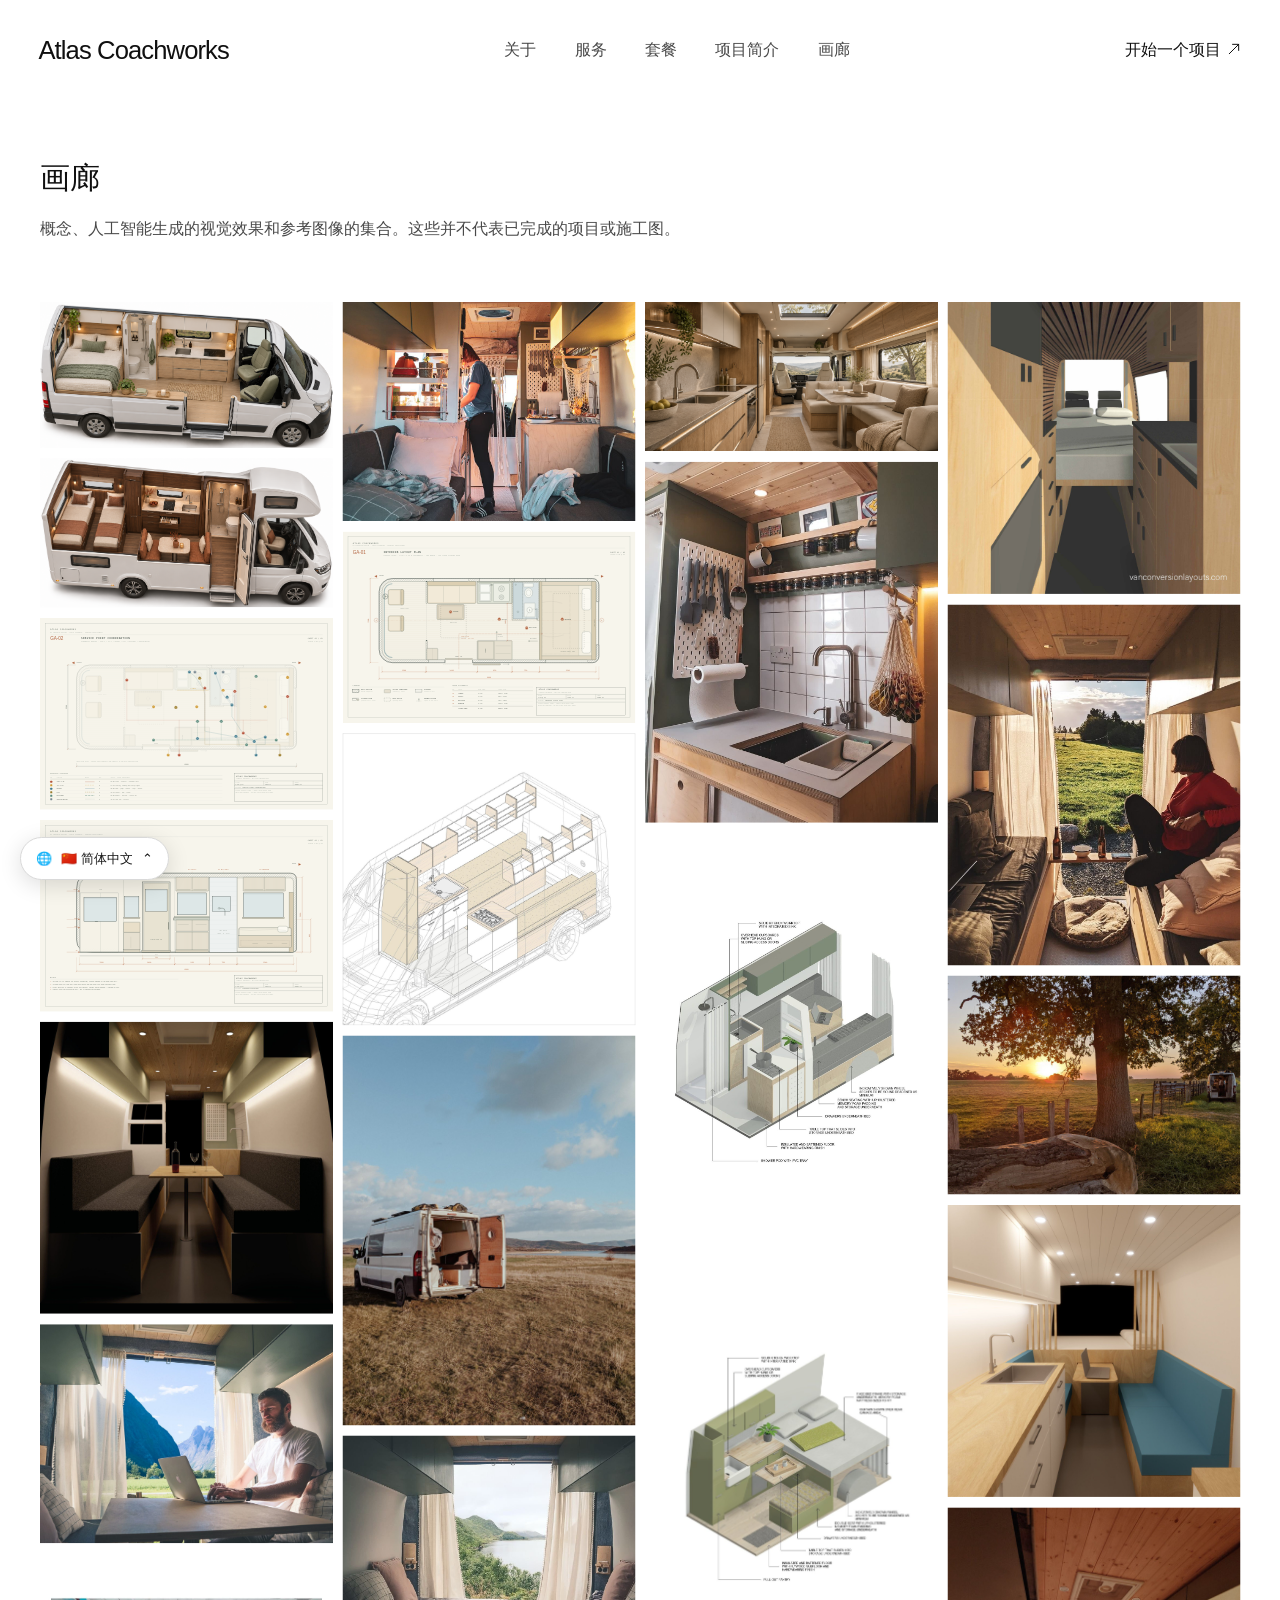
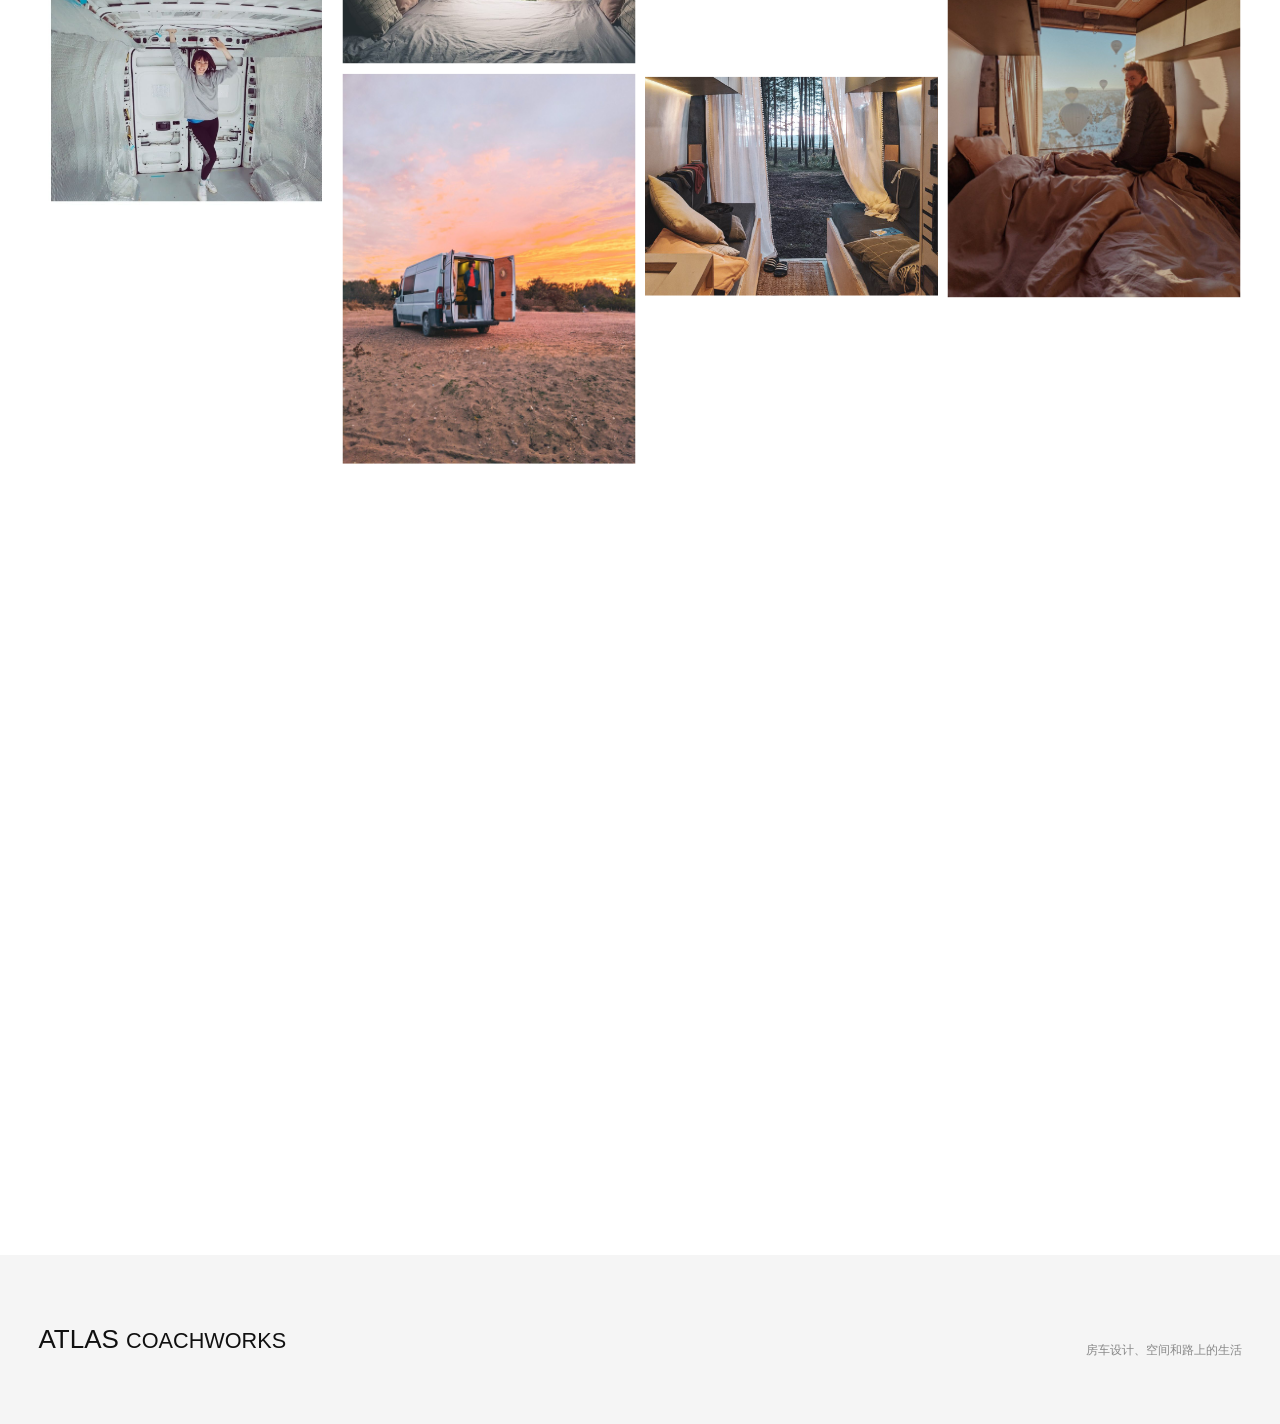
<file: public/gallery.html>
<!DOCTYPE html>

<html lang="en"><head><meta charset="utf-8"/><meta content="width=device-width,initial-scale=1" name="viewport"/><title>Design gallery | Atlas Coachworks</title><link href="assets/css/reference.css?v=20261124-2" rel="stylesheet"/><link href="assets/css/gallery.css" rel="stylesheet"/><link href="assets/css/language.css?v=20261124-2" rel="stylesheet"/></head><body class="gallery-page"><header class="header"><div class="header-inner"><a class="wordmark" href="index.html">Atlas Coachworks</a><nav aria-label="Navigation"><a href="index.html#approach">About</a><a href="index.html#services">Services</a><a href="index.html#packages">Packages</a><a href="index.html#brief">Project brief</a><a href="gallery.html">Gallery</a></nav><div class="header-actions"><a class="nav-cta" href="index.html#brief">Start a project <svg class="arrow-icon" width="16" height="16" aria-hidden="true" focusable="false" viewBox="0 0 24 24"><path d="M5 19 19 5M10 5h9v9"/></svg></a><button aria-expanded="false" aria-label="Menu" class="menu-toggle"><svg class="menu-icon" width="24" height="24" aria-hidden="true" focusable="false" viewBox="0 0 24 24"><path d="M3 6h18M3 12h18M3 18h18"/></svg></button></div></div><div class="mobile-nav" hidden=""><a href="index.html#approach">About</a><a href="index.html#services">Services</a><a href="index.html#packages">Packages</a><a href="index.html#brief">Project brief</a><a href="gallery.html">Gallery</a></div></header><main class="gallery-main"><div class="wrap"><div class="gallery-heading"><div><h1>Gallery</h1><p>A collection of concepts, AI-generated visuals and reference images. These do not represent completed projects or construction drawings.</p></div></div><div class="masonry gallery-grid"><button aria-label="3D spatial concept" class="gallery-item" data-caption="3D spatial concept" data-image="assets/images/rv-layout-door-v2.png" type="button"><img alt="3D spatial concept" height="887" loading="lazy" src="assets/images/rv-layout-door-v2.png" width="1774"/><span>3D spatial concept <svg class="arrow-icon" width="16" height="16" aria-hidden="true" focusable="false" viewBox="0 0 24 24"><path d="M5 19 19 5M10 5h9v9"/></svg></span></button><button aria-label="Interior living" class="gallery-item" data-caption="Interior living" data-image="assets/images/reference/reference-00.jpg" type="button"><img alt="Interior living" height="768" loading="lazy" src="assets/images/reference/reference-00.jpg" width="1024"/><span>Interior living <svg class="arrow-icon" width="16" height="16" aria-hidden="true" focusable="false" viewBox="0 0 24 24"><path d="M5 19 19 5M10 5h9v9"/></svg></span></button><button aria-label="Interior atmosphere" class="gallery-item" data-caption="Interior atmosphere" data-image="assets/images/interior-concept-v3.png" type="button"><img alt="Interior atmosphere" height="897" loading="lazy" src="assets/images/interior-concept-v3.png" width="1752"/><span>Interior atmosphere <svg class="arrow-icon" width="16" height="16" aria-hidden="true" focusable="false" viewBox="0 0 24 24"><path d="M5 19 19 5M10 5h9v9"/></svg></span></button><button aria-label="Interior corridor rendering" class="gallery-item" data-caption="Interior corridor rendering" data-image="assets/images/reference/reference-01.jpg" type="button"><img alt="Interior corridor rendering" height="1600" loading="lazy" src="assets/images/reference/reference-01.jpg" width="1600"/><span>Interior corridor rendering <svg class="arrow-icon" width="16" height="16" aria-hidden="true" focusable="false" viewBox="0 0 24 24"><path d="M5 19 19 5M10 5h9v9"/></svg></span></button><button aria-label="Fitted storage and joinery concept" class="gallery-item" data-caption="Fitted storage and joinery concept" data-image="assets/images/rv-twin-bed-layout-v3.png" type="button"><img alt="Fitted storage and joinery concept" height="897" loading="lazy" src="assets/images/rv-twin-bed-layout-v3.png" width="1754"/><span>Fitted storage and joinery concept <svg class="arrow-icon" width="16" height="16" aria-hidden="true" focusable="false" viewBox="0 0 24 24"><path d="M5 19 19 5M10 5h9v9"/></svg></span></button><button aria-label="Kitchen detail" class="gallery-item" data-caption="Kitchen detail" data-image="assets/images/reference/reference-02.jpg" type="button"><img alt="Kitchen detail" height="1333" loading="lazy" src="assets/images/reference/reference-02.jpg" width="1080"/><span>Kitchen detail <svg class="arrow-icon" width="16" height="16" aria-hidden="true" focusable="false" viewBox="0 0 24 24"><path d="M5 19 19 5M10 5h9v9"/></svg></span></button><button aria-label="Interior layout plan GA-01" class="gallery-item" data-caption="Interior layout plan — GA-01, 1:50" data-image="assets/images/ga-01-layout.svg" type="button"><img alt="Interior layout plan GA-01" height="1050" loading="lazy" src="assets/images/ga-01-layout.svg" width="1600"/><span>Interior layout plan GA-01 <svg class="arrow-icon" width="16" height="16" aria-hidden="true" focusable="false" viewBox="0 0 24 24"><path d="M5 19 19 5M10 5h9v9"/></svg></span></button><button aria-label="Lounge and rest area" class="gallery-item" data-caption="Lounge and rest area" data-image="assets/images/reference/reference-03.jpg" type="button"><img alt="Lounge and rest area" height="1333" loading="lazy" src="assets/images/reference/reference-03.jpg" width="1080"/><span>Lounge and rest area <svg class="arrow-icon" width="16" height="16" aria-hidden="true" focusable="false" viewBox="0 0 24 24"><path d="M5 19 19 5M10 5h9v9"/></svg></span></button><button aria-label="Service point coordination GA-02" class="gallery-item" data-caption="Service point coordination — GA-02, 1:50" data-image="assets/images/ga-02-services.svg" type="button"><img alt="Service point coordination GA-02" height="1050" loading="lazy" src="assets/images/ga-02-services.svg" width="1600"/><span>Service point coordination GA-02 <svg class="arrow-icon" width="16" height="16" aria-hidden="true" focusable="false" viewBox="0 0 24 24"><path d="M5 19 19 5M10 5h9v9"/></svg></span></button><button aria-label="Vehicle and furniture axonometric" class="gallery-item" data-caption="Vehicle and furniture axonometric" data-image="assets/images/reference/reference-04.jpg" type="button"><img alt="Vehicle and furniture axonometric" height="1598" loading="lazy" src="assets/images/reference/reference-04.jpg" width="1600"/><span>Vehicle and furniture axonometric <svg class="arrow-icon" width="16" height="16" aria-hidden="true" focusable="false" viewBox="0 0 24 24"><path d="M5 19 19 5M10 5h9v9"/></svg></span></button><button aria-label="Interior elevation GA-03" class="gallery-item" data-caption="Interior elevation — section A-A, GA-03, 1:50" data-image="assets/images/ga-03-elevation.svg" type="button"><img alt="Interior elevation GA-03" height="1050" loading="lazy" src="assets/images/ga-03-elevation.svg" width="1600"/><span>Interior elevation GA-03 <svg class="arrow-icon" width="16" height="16" aria-hidden="true" focusable="false" viewBox="0 0 24 24"><path d="M5 19 19 5M10 5h9v9"/></svg></span></button><button aria-label="Interior axonometric" class="gallery-item" data-caption="Interior axonometric" data-image="assets/images/reference/reference-05.jpg" type="button"><img alt="Interior axonometric" height="1600" loading="lazy" src="assets/images/reference/reference-05.jpg" width="1097"/><span>Interior axonometric <svg class="arrow-icon" width="16" height="16" aria-hidden="true" focusable="false" viewBox="0 0 24 24"><path d="M5 19 19 5M10 5h9v9"/></svg></span></button><button aria-label="Travel landscape" class="gallery-item" data-caption="Travel landscape" data-image="assets/images/reference/reference-06.jpg" type="button"><img alt="Travel landscape" height="1200" loading="lazy" src="assets/images/reference/reference-06.jpg" width="1600"/><span>Travel landscape <svg class="arrow-icon" width="16" height="16" aria-hidden="true" focusable="false" viewBox="0 0 24 24"><path d="M5 19 19 5M10 5h9v9"/></svg></span></button><button aria-label="Seating and lighting" class="gallery-item" data-caption="Seating and lighting" data-image="assets/images/reference/reference-07.jpg" type="button"><img alt="Seating and lighting" height="1600" loading="lazy" src="assets/images/reference/reference-07.jpg" width="1600"/><span>Seating and lighting <svg class="arrow-icon" width="16" height="16" aria-hidden="true" focusable="false" viewBox="0 0 24 24"><path d="M5 19 19 5M10 5h9v9"/></svg></span></button><button aria-label="Campervan outdoors" class="gallery-item" data-caption="Campervan outdoors" data-image="assets/images/reference/reference-08.jpg" type="button"><img alt="Campervan outdoors" height="1600" loading="lazy" src="assets/images/reference/reference-08.jpg" width="1200"/><span>Campervan outdoors <svg class="arrow-icon" width="16" height="16" aria-hidden="true" focusable="false" viewBox="0 0 24 24"><path d="M5 19 19 5M10 5h9v9"/></svg></span></button><button aria-label="Lounge and kitchen rendering" class="gallery-item" data-caption="Lounge and kitchen rendering" data-image="assets/images/reference/reference-09.jpg" type="button"><img alt="Lounge and kitchen rendering" height="1600" loading="lazy" src="assets/images/reference/reference-09.jpg" width="1600"/><span>Lounge and kitchen rendering <svg class="arrow-icon" width="16" height="16" aria-hidden="true" focusable="false" viewBox="0 0 24 24"><path d="M5 19 19 5M10 5h9v9"/></svg></span></button><button aria-label="Interior layout and furniture" class="gallery-item" data-caption="Interior layout and furniture" data-image="assets/images/reference/reference-10.jpg" type="button"><img alt="Interior layout and furniture" height="1600" loading="lazy" src="assets/images/reference/reference-10.jpg" width="1178"/><span>Interior layout and furniture <svg class="arrow-icon" width="16" height="16" aria-hidden="true" focusable="false" viewBox="0 0 24 24"><path d="M5 19 19 5M10 5h9v9"/></svg></span></button><button aria-label="Working on the road" class="gallery-item" data-caption="Working on the road" data-image="assets/images/reference/reference-11.jpg" type="button"><img alt="Working on the road" height="1201" loading="lazy" src="assets/images/reference/reference-11.jpg" width="1600"/><span>Working on the road <svg class="arrow-icon" width="16" height="16" aria-hidden="true" focusable="false" viewBox="0 0 24 24"><path d="M5 19 19 5M10 5h9v9"/></svg></span></button><button aria-label="Sleeping area" class="gallery-item" data-caption="Sleeping area" data-image="assets/images/reference/reference-12.jpg" type="button"><img alt="Sleeping area" height="843" loading="lazy" src="assets/images/reference/reference-12.jpg" width="1080"/><span>Sleeping area <svg class="arrow-icon" width="16" height="16" aria-hidden="true" focusable="false" viewBox="0 0 24 24"><path d="M5 19 19 5M10 5h9v9"/></svg></span></button><button aria-label="Interior living" class="gallery-item" data-caption="Interior living" data-image="assets/images/reference/reference-13.jpg" type="button"><img alt="Interior living" height="1600" loading="lazy" src="assets/images/reference/reference-13.jpg" width="1200"/><span>Interior living <svg class="arrow-icon" width="16" height="16" aria-hidden="true" focusable="false" viewBox="0 0 24 24"><path d="M5 19 19 5M10 5h9v9"/></svg></span></button><button aria-label="Vehicle before conversion" class="gallery-item" data-caption="Vehicle before conversion" data-image="assets/images/reference/reference-14.jpg" type="button"><img alt="Vehicle before conversion" height="1080" loading="lazy" src="assets/images/reference/reference-14.jpg" width="1080"/><span>Vehicle before conversion <svg class="arrow-icon" width="16" height="16" aria-hidden="true" focusable="false" viewBox="0 0 24 24"><path d="M5 19 19 5M10 5h9v9"/></svg></span></button><button aria-label="Campervan at sunset" class="gallery-item" data-caption="Campervan at sunset" data-image="assets/images/reference/reference-15.jpg" type="button"><img alt="Campervan at sunset" height="1600" loading="lazy" src="assets/images/reference/reference-15.jpg" width="1200"/><span>Campervan at sunset <svg class="arrow-icon" width="16" height="16" aria-hidden="true" focusable="false" viewBox="0 0 24 24"><path d="M5 19 19 5M10 5h9v9"/></svg></span></button><button aria-label="Interior rest area" class="gallery-item" data-caption="Interior rest area" data-image="assets/images/reference/reference-16.jpg" type="button"><img alt="Interior rest area" height="768" loading="lazy" src="assets/images/reference/reference-16.jpg" width="1024"/><span>Interior rest area <svg class="arrow-icon" width="16" height="16" aria-hidden="true" focusable="false" viewBox="0 0 24 24"><path d="M5 19 19 5M10 5h9v9"/></svg></span></button><button aria-label="Outdoor cooking" class="gallery-item" data-caption="Outdoor cooking" data-image="assets/images/reference/reference-17.jpg" type="button"><img alt="Outdoor cooking" height="768" loading="lazy" src="assets/images/reference/reference-17.jpg" width="1024"/><span>Outdoor cooking <svg class="arrow-icon" width="16" height="16" aria-hidden="true" focusable="false" viewBox="0 0 24 24"><path d="M5 19 19 5M10 5h9v9"/></svg></span></button><button aria-label="Kitchen and bed layout" class="gallery-item" data-caption="Kitchen and bed layout" data-image="assets/images/reference/reference-18.jpg" type="button"><img alt="Kitchen and bed layout" height="1035" loading="lazy" src="assets/images/reference/reference-18.jpg" width="1600"/><span>Kitchen and bed layout <svg class="arrow-icon" width="16" height="16" aria-hidden="true" focusable="false" viewBox="0 0 24 24"><path d="M5 19 19 5M10 5h9v9"/></svg></span></button><button aria-label="Campervan kitchen" class="gallery-item" data-caption="Campervan kitchen" data-image="assets/images/reference/reference-19.jpg" type="button"><img alt="Campervan kitchen" height="768" loading="lazy" src="assets/images/reference/reference-19.jpg" width="1024"/><span>Campervan kitchen <svg class="arrow-icon" width="16" height="16" aria-hidden="true" focusable="false" viewBox="0 0 24 24"><path d="M5 19 19 5M10 5h9v9"/></svg></span></button><button aria-label="Seating arrangement" class="gallery-item" data-caption="Seating arrangement" data-image="assets/images/reference/reference-20.jpg" type="button"><img alt="Seating arrangement" height="1600" loading="lazy" src="assets/images/reference/reference-20.jpg" width="1600"/><span>Seating arrangement <svg class="arrow-icon" width="16" height="16" aria-hidden="true" focusable="false" viewBox="0 0 24 24"><path d="M5 19 19 5M10 5h9v9"/></svg></span></button><button aria-label="Drawing set" class="gallery-item" data-caption="Drawing set" data-image="assets/images/reference/reference-21.jpg" type="button"><img alt="Drawing set" height="1600" loading="lazy" src="assets/images/reference/reference-21.jpg" width="1600"/><span>Drawing set <svg class="arrow-icon" width="16" height="16" aria-hidden="true" focusable="false" viewBox="0 0 24 24"><path d="M5 19 19 5M10 5h9v9"/></svg></span></button><button aria-label="Furniture and kitchen" class="gallery-item" data-caption="Furniture and kitchen" data-image="assets/images/reference/reference-22.jpg" type="button"><img alt="Furniture and kitchen" height="1600" loading="lazy" src="assets/images/reference/reference-22.jpg" width="1600"/><span>Furniture and kitchen <svg class="arrow-icon" width="16" height="16" aria-hidden="true" focusable="false" viewBox="0 0 24 24"><path d="M5 19 19 5M10 5h9v9"/></svg></span></button><button aria-label="Vehicle wireframe" class="gallery-item" data-caption="Vehicle wireframe" data-image="assets/images/reference/reference-23.jpg" type="button"><img alt="Vehicle wireframe" height="780" loading="lazy" src="assets/images/reference/reference-23.jpg" width="978"/><span>Vehicle wireframe <svg class="arrow-icon" width="16" height="16" aria-hidden="true" focusable="false" viewBox="0 0 24 24"><path d="M5 19 19 5M10 5h9v9"/></svg></span></button><button aria-label="Campervan travel" class="gallery-item" data-caption="Campervan travel" data-image="assets/images/reference/reference-24.jpg" type="button"><img alt="Campervan travel" height="768" loading="lazy" src="assets/images/reference/reference-24.jpg" width="1024"/><span>Campervan travel <svg class="arrow-icon" width="16" height="16" aria-hidden="true" focusable="false" viewBox="0 0 24 24"><path d="M5 19 19 5M10 5h9v9"/></svg></span></button><button aria-label="Bed and window view" class="gallery-item" data-caption="Bed and window view" data-image="assets/images/reference/reference-25.jpg" type="button"><img alt="Bed and window view" height="1201" loading="lazy" src="assets/images/reference/reference-25.jpg" width="1600"/><span>Bed and window view <svg class="arrow-icon" width="16" height="16" aria-hidden="true" focusable="false" viewBox="0 0 24 24"><path d="M5 19 19 5M10 5h9v9"/></svg></span></button><button aria-label="Interior floor plan" class="gallery-item" data-caption="Interior floor plan" data-image="assets/images/reference/reference-26.jpg" type="button"><img alt="Interior floor plan" height="1600" loading="lazy" src="assets/images/reference/reference-26.jpg" width="1600"/><span>Interior floor plan <svg class="arrow-icon" width="16" height="16" aria-hidden="true" focusable="false" viewBox="0 0 24 24"><path d="M5 19 19 5M10 5h9v9"/></svg></span></button><button aria-label="Campervan living" class="gallery-item" data-caption="Campervan living" data-image="assets/images/reference/reference-27.jpg" type="button"><img alt="Campervan living" height="768" loading="lazy" src="assets/images/reference/reference-27.jpg" width="1024"/><span>Campervan living <svg class="arrow-icon" width="16" height="16" aria-hidden="true" focusable="false" viewBox="0 0 24 24"><path d="M5 19 19 5M10 5h9v9"/></svg></span></button><button aria-label="Space planning diagram" class="gallery-item" data-caption="Space planning diagram" data-image="assets/images/reference/reference-28.jpg" type="button"><img alt="Space planning diagram" height="821" loading="lazy" src="assets/images/reference/reference-28.jpg" width="1600"/><span>Space planning diagram <svg class="arrow-icon" width="16" height="16" aria-hidden="true" focusable="false" viewBox="0 0 24 24"><path d="M5 19 19 5M10 5h9v9"/></svg></span></button></div></div></main><footer><div class="wrap footer-inner"><strong>ATLAS <small>COACHWORKS</small></strong><span>RV design, spaces and life on the road</span></div></footer><dialog class="gallery-dialog" id="galleryDialog"><button aria-label="Close" class="dialog-close">×</button><img alt=""/><p></p></dialog><script src="assets/js/studio.js?v=20261124-2"></script><script defer="True" src="assets/js/gallery.js"></script><script src="assets/js/language.js?v=20261124-2"></script></body></html>
</file>
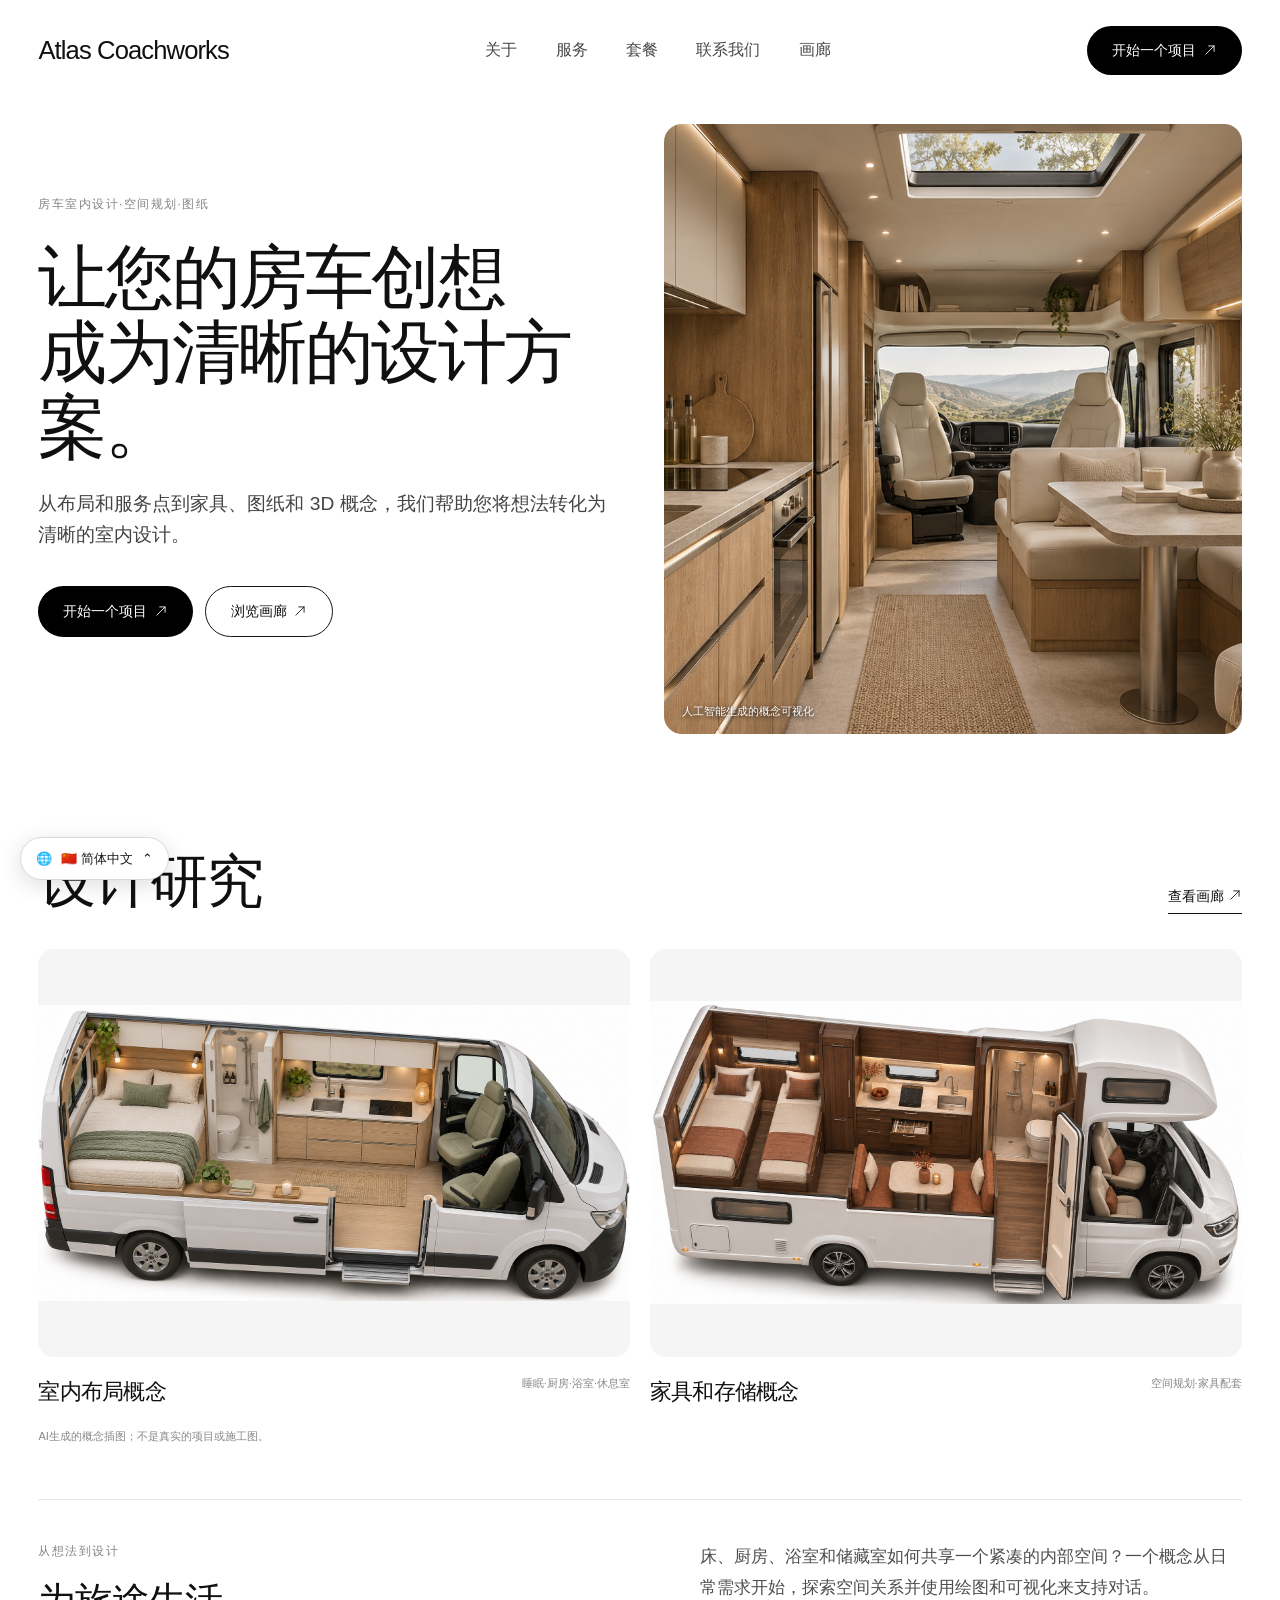
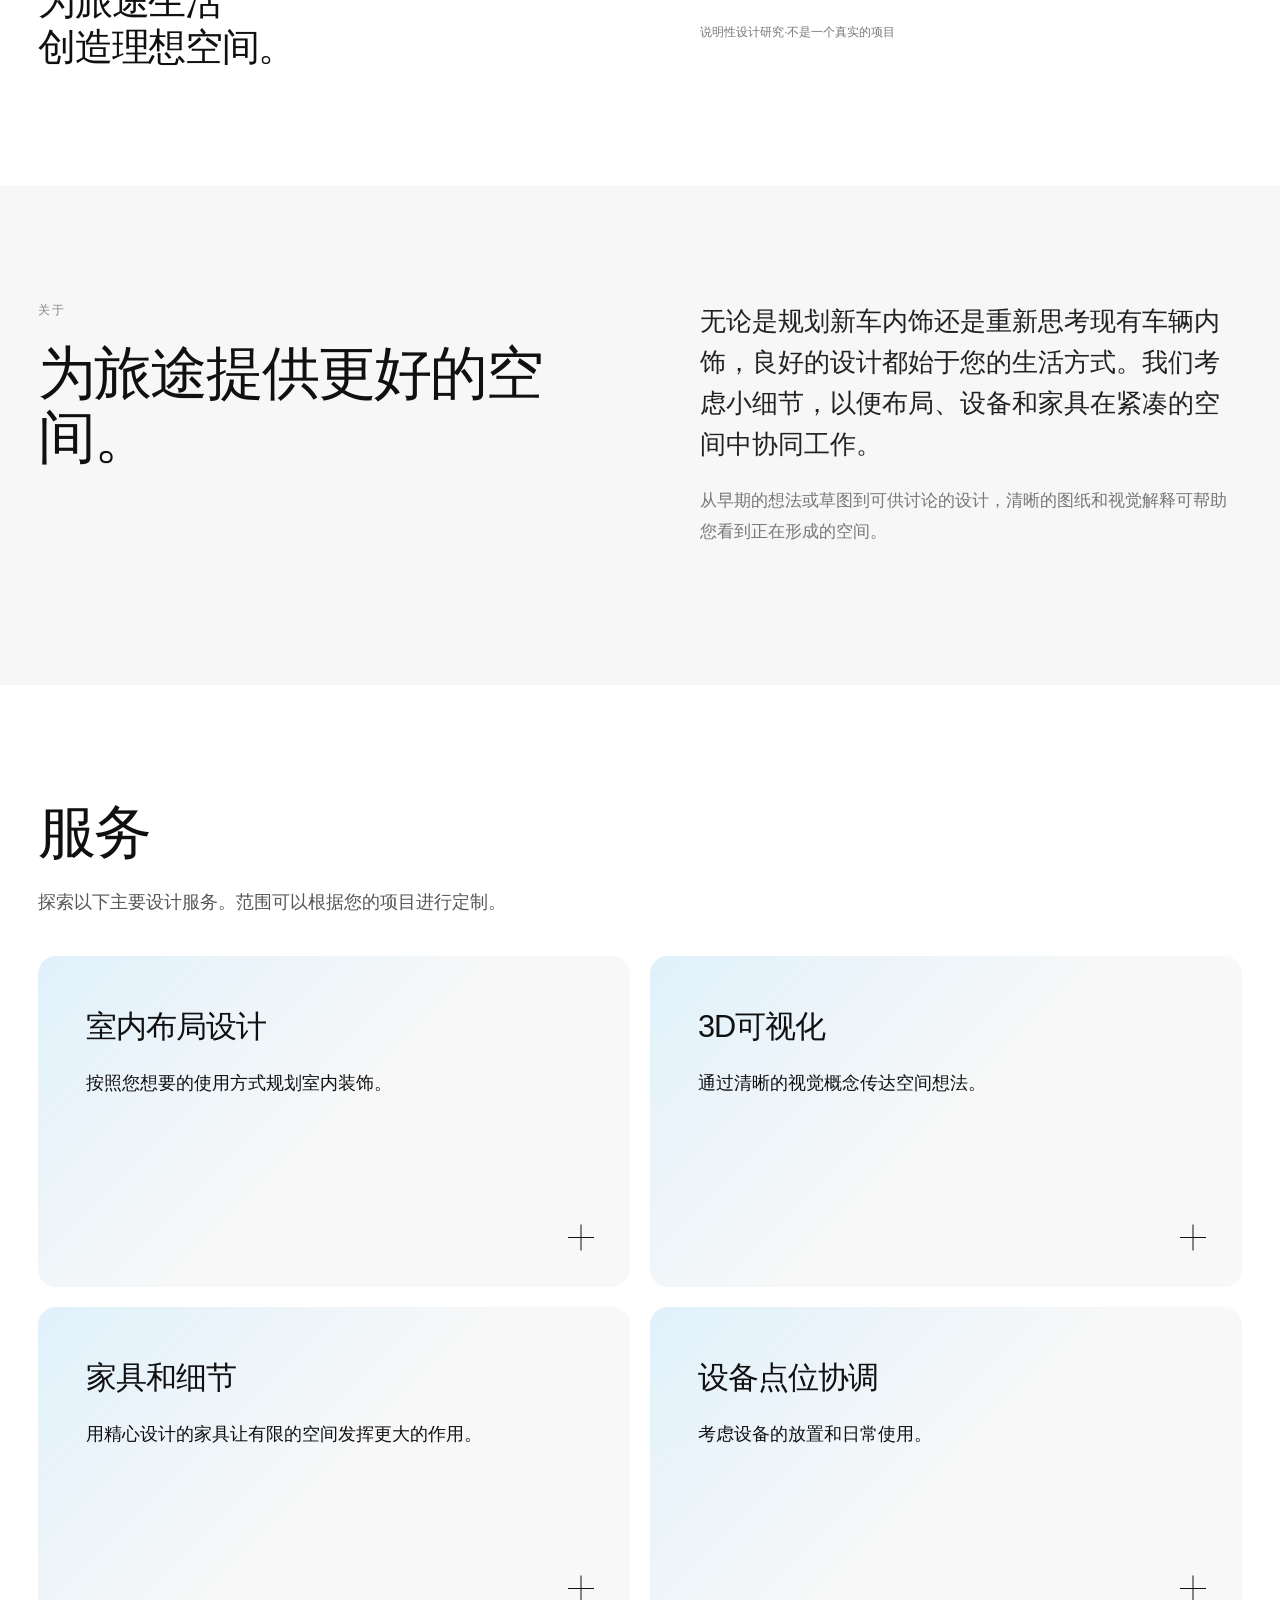
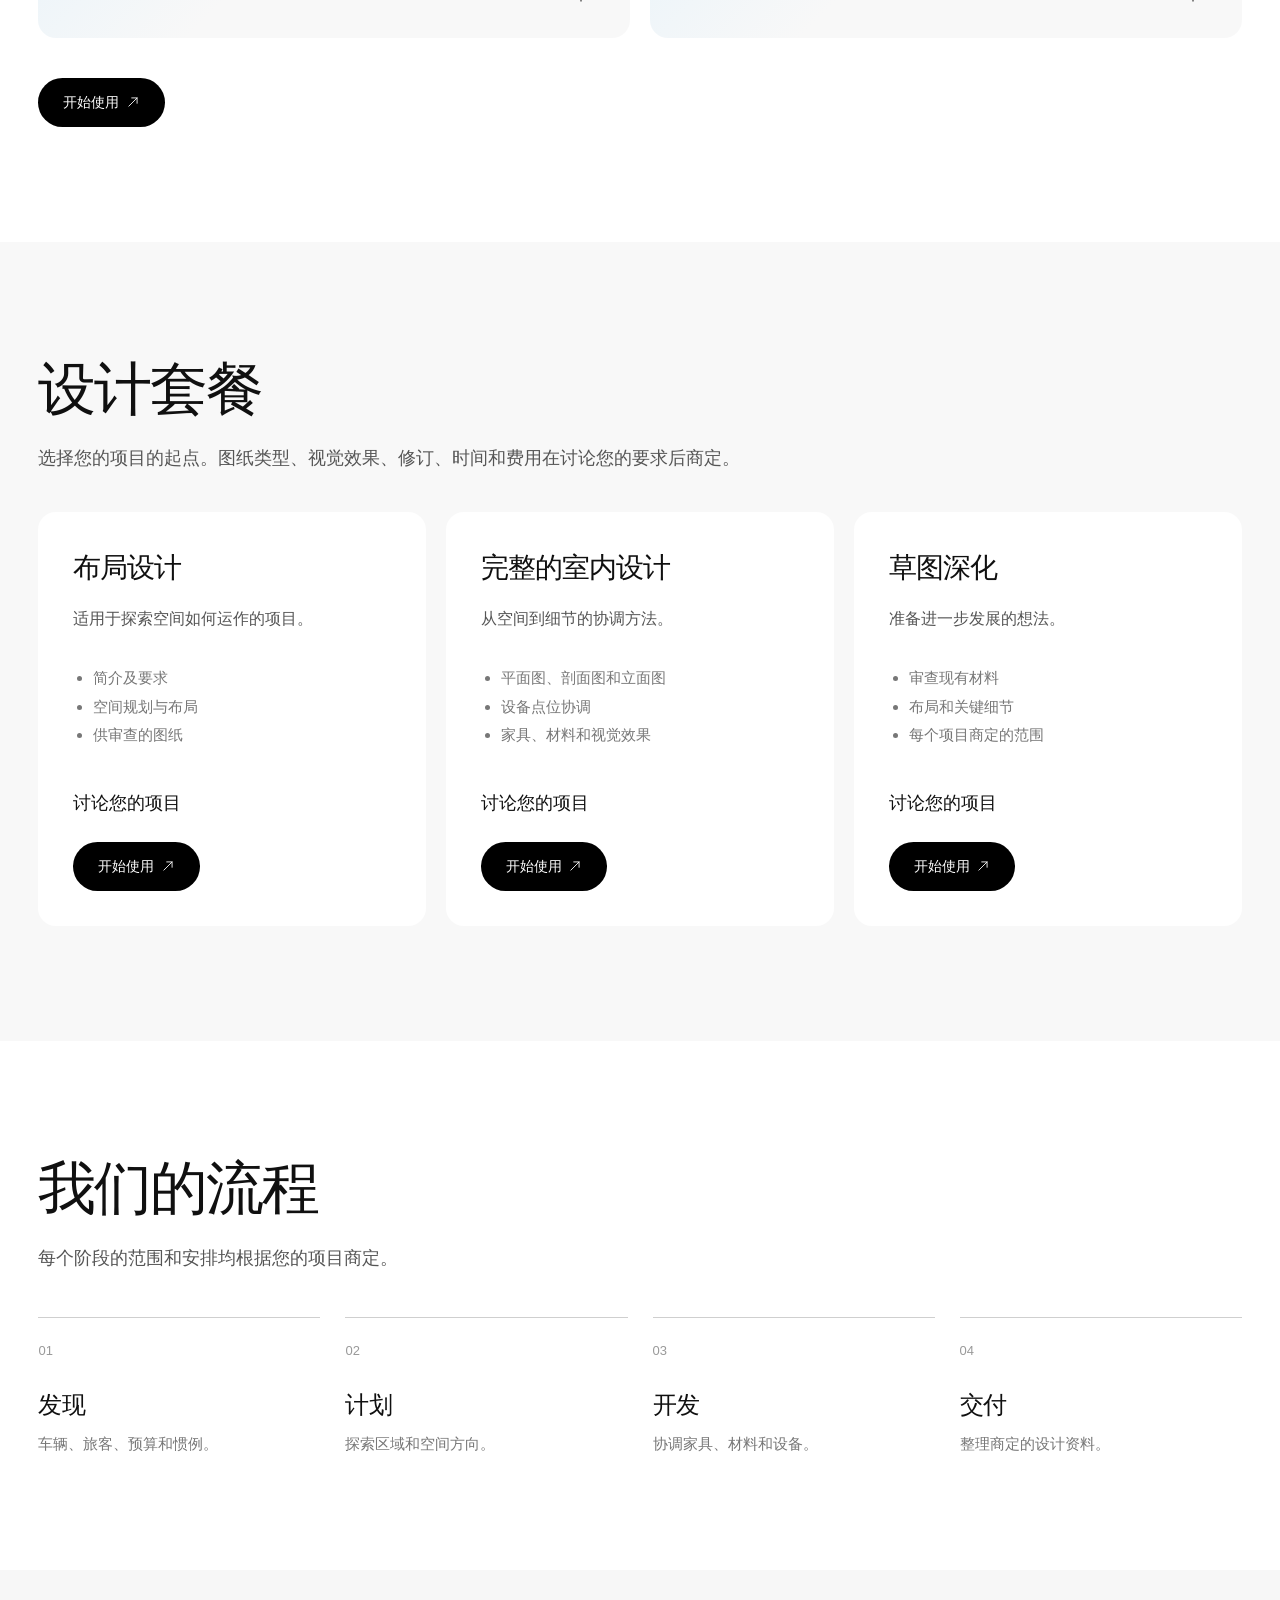
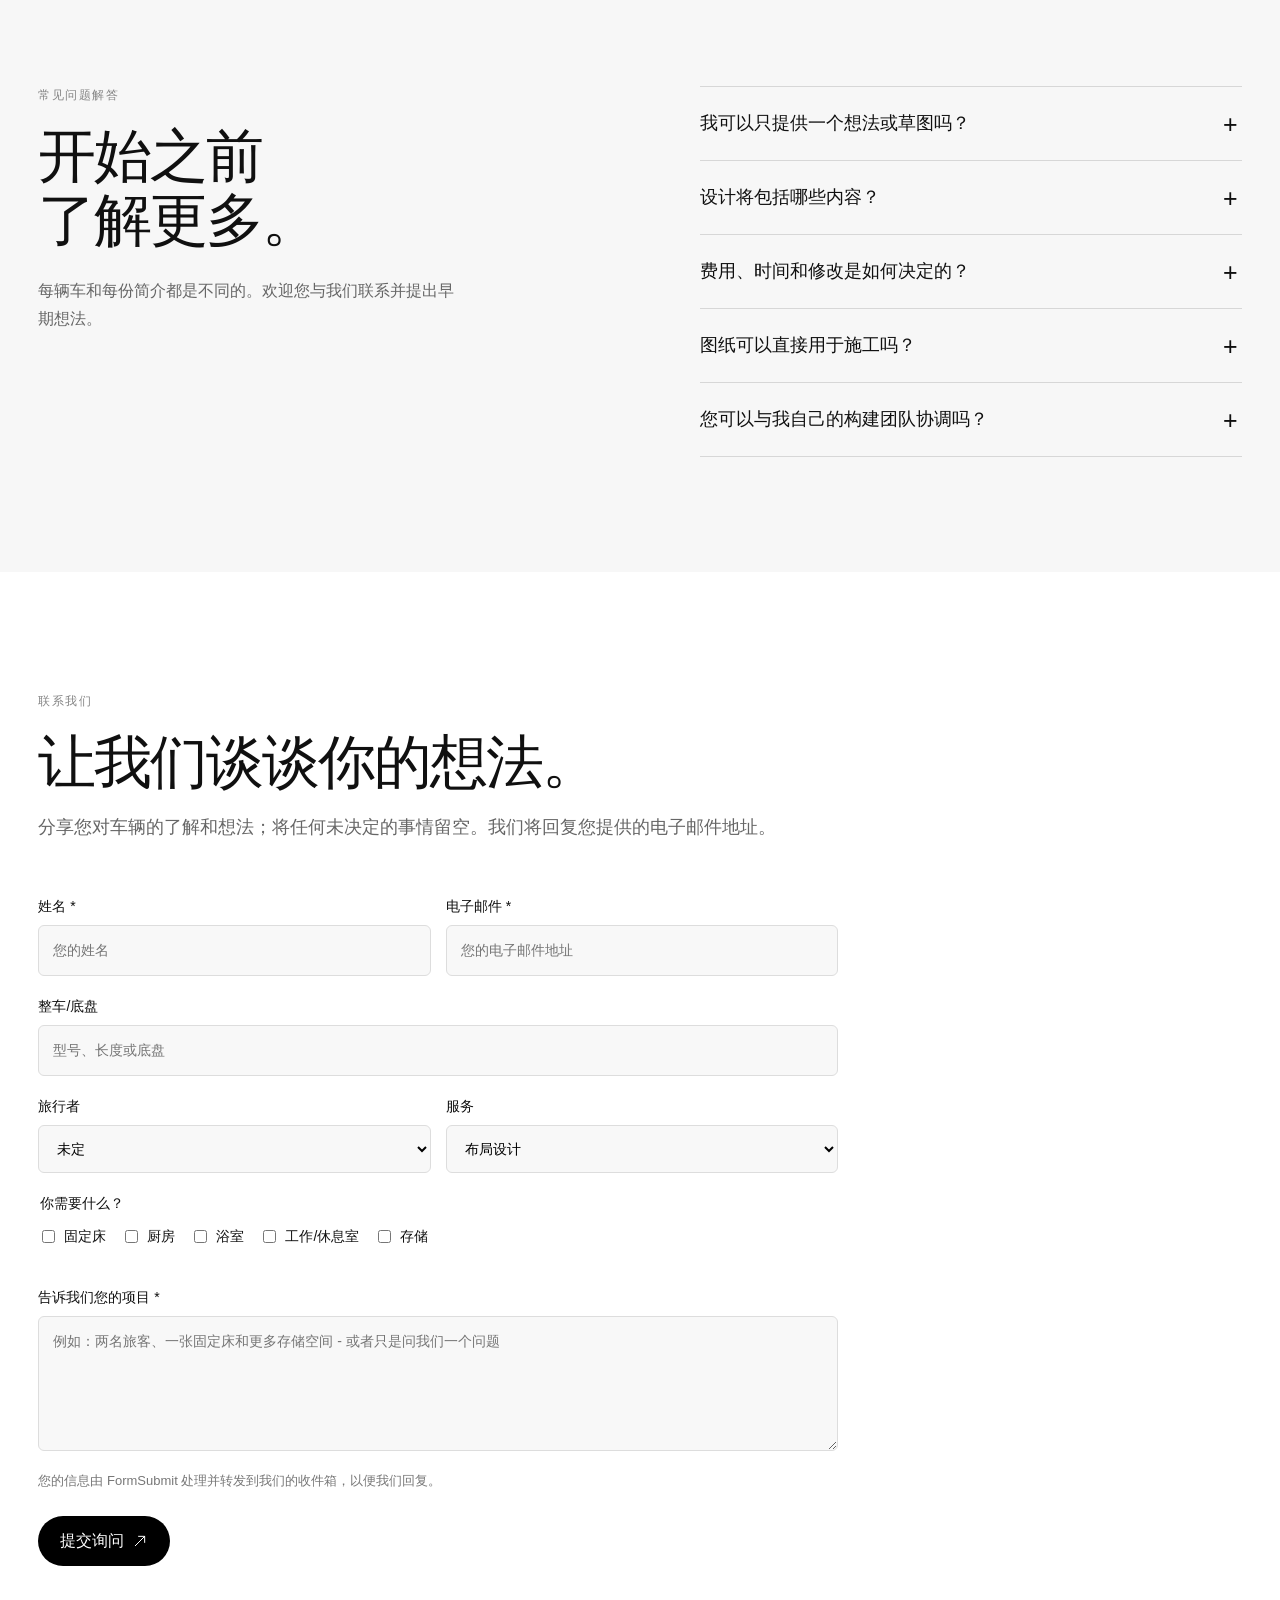
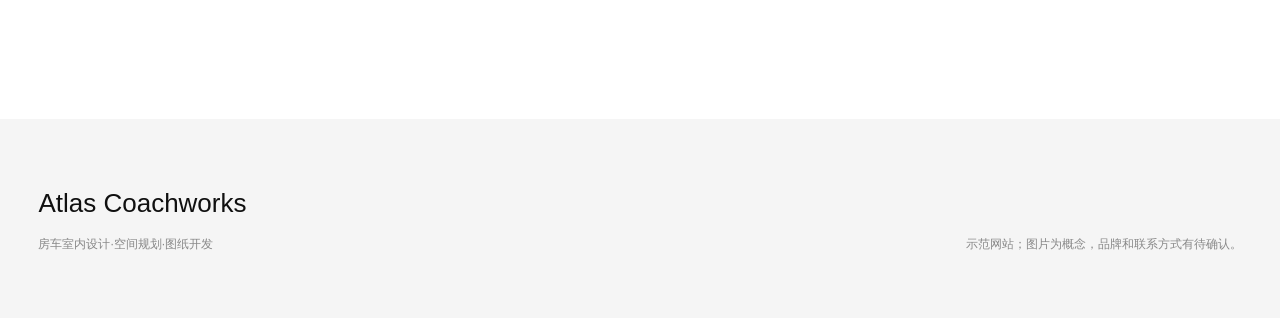
<file: public/zh.html>
<!DOCTYPE html>
<html lang="zh-CN"><head><meta charset="utf-8"/><meta content="width=device-width,initial-scale=1" name="viewport"/><title>Atlas Coachworks | 房车内饰设计</title><meta content="从空间布局、家具收纳到点位协调，用图纸和视觉表达帮助你逐步明确旅居空间。" name="description"/><link href="assets/css/reference.css?v=20261124-2" rel="stylesheet"/><link href="assets/css/language.css?v=20261124-2" rel="stylesheet"/></head><body><header class="header"><div class="header-inner"><a class="wordmark" href="zh.html">Atlas Coachworks</a><nav aria-label="Navigation"><a href="#approach">关于</a><a href="#services">服务</a><a href="#packages">设计套餐</a><a href="#brief">联系</a><a href="gallery-zh.html">设计画廊</a></nav><div class="header-actions"><a class="pill dark nav-cta" href="#brief">提交咨询 <svg class="arrow-icon" width="16" height="16" aria-hidden="true" focusable="false" viewBox="0 0 24 24"><path d="M5 19 19 5M10 5h9v9"/></svg></a><button aria-expanded="false" aria-label="Menu" class="menu-toggle"><svg class="menu-icon" width="24" height="24" aria-hidden="true" focusable="false" viewBox="0 0 24 24"><path d="M3 6h18M3 12h18M3 18h18"/></svg></button></div></div><div class="mobile-nav" hidden=""><a href="#approach">关于</a><a href="#services">服务</a><a href="#packages">设计套餐</a><a href="#brief">联系</a><a href="gallery-zh.html">设计画廊</a><a href="#brief">提交咨询 <svg class="arrow-icon" width="16" height="16" aria-hidden="true" focusable="false" viewBox="0 0 24 24"><path d="M5 19 19 5M10 5h9v9"/></svg></a></div></header><main id="top"><section class="hero"><div class="hero-inner wrap"><div class="hero-text"><span class="eyebrow">房车内饰设计 · 空间规划 · 图纸深化</span><h1>把房车的想法，<br/>变成清晰的设计方案。</h1><p>从布局和点位，到家具、图纸与三维效果，我们把你对房车的想法转化为清晰的设计方案。</p><div class="actions"><a class="pill dark" href="#brief">开始沟通 <svg class="arrow-icon" width="16" height="16" aria-hidden="true" focusable="false" viewBox="0 0 24 24"><path d="M5 19 19 5M10 5h9v9"/></svg></a><a class="pill outline" href="gallery-zh.html">浏览设计画廊 <svg class="arrow-icon" width="16" height="16" aria-hidden="true" focusable="false" viewBox="0 0 24 24"><path d="M5 19 19 5M10 5h9v9"/></svg></a></div></div><div class="hero-image"><img alt="房车内饰概念效果图" src="assets/images/interior-concept-v3.png"/><span>AI 生成概念效果图</span></div></div></section><section class="section project-section"><div class="wrap"><div class="section-top"><h2>设计方案</h2><a href="gallery-zh.html">查看完整画廊 <svg class="arrow-icon" width="16" height="16" aria-hidden="true" focusable="false" viewBox="0 0 24 24"><path d="M5 19 19 5M10 5h9v9"/></svg></a></div><div class="projects"><a class="project-card" href="gallery-zh.html"><div class="project-image"><img alt="空间布局概念" src="assets/images/rv-layout-door-v2.png"/></div><div class="project-caption"><h3>空间布局概念</h3><span>睡眠 · 厨房 · 卫浴 · 会客</span></div></a><a class="project-card" href="gallery-zh.html"><div class="project-image"><img alt="家具与收纳概念" src="assets/images/rv-twin-bed-layout-v3.png"/></div><div class="project-caption"><h3>家具与收纳概念</h3><span>空间规划 · 定制家具</span></div></a></div><p class="note">以上为 AI 生成的概念示意，不代表实际项目或施工图。</p><div class="concept-story"><div><p class="section-label">从想法到方案</p><h3>在有限空间里，<br>找到适合生活的布局。</h3></div><div><p>床、厨房、卫浴和收纳如何共处？概念方案从生活需求出发，探索功能分区、通行空间和家具关系，再通过图纸与三维画面帮助讨论。</p><span>设计探索示例 · 非真实项目</span></div></div></div></section><section class="section about" id="approach"><div class="wrap about-grid"><div><p class="section-label">关于我们</p><h2>为旅途，设计更好的空间。</h2></div><div><p class="about-lead">无论是全新车型的内饰规划，还是现有车辆的空间改造，好的设计都从使用者的生活方式开始。我们关注空间的每一个细节，让布局、设备与家具在有限的车内空间中协调工作。</p><p>从最初的想法、草图，到可供讨论和深化的方案，我们以清晰的图纸和直观的视觉表达，帮助你看见未来的空间。</p></div></div></section><section class="section services" id="services"><div class="wrap"><h2>服务</h2><p class="section-intro">以下是主要设计服务，具体内容可根据项目需求沟通。</p><div class="service-grid"><details class="service-card"><summary><span class="service-title">内部布局设计</span><span class="service-desc">围绕你的使用需求，规划完整的车内空间。</span><span aria-hidden="true" class="service-plus"></span><span class="sr-only">展开详情</span></summary><div class="service-detail"><p>可以包括：</p><ul><li>功能分区与空间规划</li><li>平面、立面与剖面表达</li><li>动线与收纳布局</li><li>图纸交付范围按项目约定</li></ul></div></details><details class="service-card"><summary><span class="service-title">三维视觉表达</span><span class="service-desc">用直观的空间画面辅助理解和沟通。</span><span aria-hidden="true" class="service-plus"></span><span class="sr-only">展开详情</span></summary><div class="service-detail"><p>可以包括：</p><ul><li>三维空间概念示意</li><li>家具与设备关系表达</li><li>材质与氛围方向</li><li>视觉呈现方式按项目约定</li></ul></div></details><details class="service-card"><summary><span class="service-title">家具与细节设计</span><span class="service-desc">为有限空间设计贴合车体的家具与收纳。</span><span aria-hidden="true" class="service-plus"></span><span class="sr-only">展开详情</span></summary><div class="service-detail"><p>可以包括：</p><ul><li>定制家具布局</li><li>柜体、台面与收纳细节</li><li>关键节点关系表达</li><li>配合图纸深化</li></ul></div></details><details class="service-card"><summary><span class="service-title">点位与设计协调</span><span class="service-desc">将日常使用与设备位置放在同一套方案中考虑。</span><span aria-hidden="true" class="service-plus"></span><span class="sr-only">展开详情</span></summary><div class="service-detail"><p>可以包括：</p><ul><li>照明、开关和插座点位</li><li>给排水设备位置协调</li><li>设备与家具空间关系</li><li>与实施方沟通设计意图</li></ul></div></details></div><a class="pill dark section-button" href="#brief">开始设计 <svg class="arrow-icon" width="16" height="16" aria-hidden="true" focusable="false" viewBox="0 0 24 24"><path d="M5 19 19 5M10 5h9v9"/></svg></a></div></section><section class="section pricing" id="packages"><div class="wrap"><h2>设计套餐</h2><p class="section-intro">根据现有资料与项目阶段选择起点。图纸类型、视觉表达、修改安排、周期及费用将在了解需求后共同确认。</p><div class="package-grid"><article><h3>布局设计</h3><p>适合正在探索车内空间方案的项目。</p><ul><li>需求沟通与功能梳理</li><li>平面布局与空间规划</li><li>方案图纸与评审</li></ul><strong>具体费用请咨询</strong><a class="pill dark" href="#brief">开始设计 <svg class="arrow-icon" width="16" height="16" aria-hidden="true" focusable="false" viewBox="0 0 24 24"><path d="M5 19 19 5M10 5h9v9"/></svg></a></article><article><h3>完整内饰设计</h3><p>从空间到细节，形成完整的设计表达。</p><ul><li>布局、立面与剖面</li><li>点位与设备空间协调</li><li>家具、材质与视觉方案</li></ul><strong>具体费用请咨询</strong><a class="pill dark" href="#brief">开始设计 <svg class="arrow-icon" width="16" height="16" aria-hidden="true" focusable="false" viewBox="0 0 24 24"><path d="M5 19 19 5M10 5h9v9"/></svg></a></article><article><h3>草图深化</h3><p>已有想法或草图，需要进一步明确。</p><ul><li>现有资料梳理</li><li>布局与关键节点深化</li><li>交付范围按项目确认</li></ul><strong>具体费用请咨询</strong><a class="pill dark" href="#brief">开始设计 <svg class="arrow-icon" width="16" height="16" aria-hidden="true" focusable="false" viewBox="0 0 24 24"><path d="M5 19 19 5M10 5h9v9"/></svg></a></article></div></div></section><section class="section process"><div class="wrap"><h2>合作流程</h2><p class="section-intro">从需求到交付，每个阶段的范围与安排以项目约定为准。</p><div class="process-grid"><article><span>01</span><h3>了解需求</h3><p>车型、使用人数、预算与使用方式。</p></article><article><span>02</span><h3>方案布局</h3><p>确定功能分区和空间方向。</p></article><article><span>03</span><h3>设计深化</h3><p>协调家具、材质、设备与点位。</p></article><article><span>04</span><h3>图纸交付</h3><p>按项目约定整理设计资料。</p></article></div></div></section><section class="section faq" id="faq"><div class="wrap faq-layout"><div><p class="section-label">常见问题</p><h2>开始之前，<br>你可能想了解。</h2><p class="faq-intro">每辆车和每个人的需求都不同。欢迎带着尚未成形的想法来交流。</p></div><div class="faq-list"><details><summary>只有想法或草图，可以咨询吗？</summary><p>可以。你可以先分享车型、使用人数、喜欢的空间和想解决的问题；已有草图或资料也有助于讨论。</p></details><details><summary>设计方案会交付哪些内容？</summary><p>内容取决于项目需求和选择的服务，可能涉及布局、家具、点位和视觉表达。图纸类型、深度与文件形式会在合作前确认。</p></details><details><summary>费用、周期和修改次数如何确定？</summary><p>这些会受到车型资料、设计范围和方案复杂度影响。了解需求后，双方可对报价、时间安排及修改范围进行约定。</p></details><details><summary>设计图纸可以直接用于施工吗？</summary><p>页面中的图片和图纸是概念示意，不是施工图。实际项目的图纸深度需单独确认；施工、设备安全及车辆合规应由相应实施方和专业人员核实。</p></details><details><summary>可以与自己的改装方沟通吗？</summary><p>可以在咨询时说明已有的实施方和需要协调的内容，具体配合方式与范围以项目约定为准。</p></details></div></div></section><section class="contact-heading"><div class="wrap"><p class="section-label">联系</p><h2>聊聊你的房车想法。</h2><p>简单说说您的车型和想法即可，尚未确定的细节可以留空。提交后，我们会通过您留下的邮箱联系您。</p></div></section><section class="brief-section section" id="brief"><div class="wrap brief-layout"><form class="brief-form" id="inquiryForm"><div class="brief-row"><label>姓名 <span aria-hidden="true">*</span><input autocomplete="name" maxlength="100" name="name" placeholder="您的姓名" required=""/></label><label>电子邮箱 <span aria-hidden="true">*</span><input autocomplete="email" maxlength="254" name="email" placeholder="您接收回复的邮箱" required="" type="email"/></label></div><label>车型 / 底盘<input maxlength="150" name="vehicle" placeholder="例如：车型、车长或底盘"/></label><div class="brief-row"><label>旅行人数<select name="people"><option>尚未确定</option><option>1 人</option><option>2 人</option><option>3–4 人</option><option>4 人以上</option></select></label><label>设计需求<select name="service"><option>空间布局设计</option><option>完整内饰设计</option><option>草图深化</option><option>点位与图纸协调</option><option>其他</option></select></label></div><fieldset><legend>需要哪些功能？</legend><label><input name="feature" type="checkbox" value="固定床"/> 固定床</label><label><input name="feature" type="checkbox" value="厨房"/> 厨房</label><label><input name="feature" type="checkbox" value="卫浴"/> 卫浴</label><label><input name="feature" type="checkbox" value="办公 / 会客"/> 办公 / 会客</label><label><input name="feature" type="checkbox" value="储物"/> 储物</label></fieldset><label>项目需求 <span aria-hidden="true">*</span><textarea maxlength="5000" name="message" placeholder="例如：两人旅行，希望有固定床和更多收纳；也可以直接写下您的问题" required="" rows="5"></textarea></label><label aria-hidden="true" class="honeypot">请留空<input autocomplete="off" name="_honey" tabindex="-1"/></label><p class="form-privacy">提交的信息将由 FormSubmit 处理并转发至我们的邮箱，用于回复您的咨询。</p><button type="submit">提交咨询 <svg class="arrow-icon" width="16" height="16" aria-hidden="true" focusable="false" viewBox="0 0 24 24"><path d="M5 19 19 5M10 5h9v9"/></svg></button><p aria-live="polite" class="inquiry-status" id="inquiryStatus" role="status"></p></form></div></section></main><footer><div class="wrap footer-inner"><div><strong>Atlas Coachworks</strong><p>房车内饰设计 · 空间规划 · 图纸深化</p></div><span>网站为演示版本；图片为概念示意，品牌及联系方式待确认。</span></div></footer><script src="assets/js/studio.js?v=20261124-2"></script><script src="assets/js/language.js?v=20261124-2"></script></body></html>
</file>
<file: public/assets/css/reference.css>
:root{--ink:#101010;--muted:#777;--line:#e6e6e6}*{box-sizing:border-box}html{scroll-behavior:smooth;scroll-padding-top:100px}body{margin:0;color:var(--ink);background:#fff;font-family:Arial,'PingFang SC','Microsoft YaHei',sans-serif;line-height:1.5}h1,h2,h3,p{margin:0}h1,h2,h3{font-weight:400;letter-spacing:-.035em}a{color:inherit;text-decoration:none}button,input,select,textarea{font:inherit}img{display:block;width:100%;height:auto}.wrap{width:min(100% - 6%,1440px);margin:auto}.header{position:sticky;top:0;z-index:20;background:rgba(255,255,255,.8);backdrop-filter:blur(22px);-webkit-backdrop-filter:blur(22px)}.header-inner{width:min(100% - 6%,1440px);height:100px;margin:auto;display:flex;align-items:center;gap:40px}.wordmark{font-size:clamp(22px,2vw,30px);letter-spacing:-.035em;white-space:nowrap}.header nav{display:flex;justify-content:center;gap:clamp(20px,3vw,45px);margin:auto;font-size:16px;color:#494949}.header nav a:hover,.lang:hover{color:#aaa}.header-actions{display:flex;align-items:center;gap:20px}.lang{font-size:13px}.pill{display:inline-flex;align-items:center;justify-content:center;border-radius:50px;padding:14px 25px;font-size:14px;white-space:nowrap;transition:background .2s,color .2s}.dark{background:#000;color:#fff}.dark:hover{background:#393939}.outline{border:1px solid #151515}.outline:hover{background:#111;color:#fff}.menu-toggle{display:none;border:0;background:none;font-size:23px}.mobile-nav{padding:10px 3% 25px;background:#fff}.mobile-nav a{display:block;padding:10px 0}.hero{padding:24px 0 0}.hero-inner{display:grid;grid-template-columns:1fr 1fr;gap:4%;align-items:center}.hero-text{padding:35px 0 65px}.eyebrow,.section-label{font-size:12px;letter-spacing:.12em;text-transform:uppercase;color:#858585}.hero h1{font-size:clamp(43px,5.4vw,80px);line-height:1.08;margin:25px 0}.hero-text>p{font-size:clamp(17px,1.5vw,21px);line-height:1.6;color:#444;max-width:570px}.actions{display:flex;gap:12px;flex-wrap:wrap;margin-top:35px}.hero-image{position:relative;min-height:610px}.hero-image img{height:610px;object-fit:cover;border-radius:18px}.hero-image span{position:absolute;bottom:15px;left:18px;color:white;font-size:11px;text-shadow:0 1px 5px #000}.section{padding:clamp(90px,9vw,140px) 0}.section h2,.contact-heading h2,.gallery-heading h1{font-size:clamp(38px,4.5vw,62px);line-height:1.12}.section-top,.gallery-heading{display:flex;align-items:end;justify-content:space-between;gap:25px;margin-bottom:35px}.section-top>a,.gallery-all{font-size:14px;border-bottom:1px solid;padding-bottom:6px}.projects{display:grid;grid-template-columns:1fr 1fr;gap:20px}.project-image{background:#f4f5f4;border-radius:16px;overflow:hidden}.project-image img{aspect-ratio:1.45;object-fit:contain;transition:transform .3s}.project-card:hover img{transform:scale(1.025)}.project-caption{display:flex;justify-content:space-between;align-items:start;gap:10px;margin-top:18px}.project-caption h3{font-size:22px}.project-caption span,.note{font-size:11px;color:#888}.note{margin-top:20px}.about{background:#f7f7f7}.about-grid{display:grid;grid-template-columns:1fr 1fr;gap:10%}.about h2{margin-top:22px;max-width:570px}.about-grid>div:last-child p{color:#777;font-size:17px;line-height:1.8;margin-bottom:22px}.about-grid>div:last-child .about-lead{font-size:clamp(20px,2vw,27px);color:#222;line-height:1.6}.section-intro{color:#555;font-size:18px;margin:24px 0 40px}.service-grid{display:grid;grid-template-columns:1fr 1fr;gap:20px}.service-card{position:relative;background:linear-gradient(135deg,#e0f1fb 0%,#f8f8f8 52%);border-radius:18px;min-height:330px;padding:clamp(28px,4vw,48px);transition:background .2s}.service-card summary{list-style:none;cursor:pointer;min-height:235px;padding-right:35px}.service-card summary::-webkit-details-marker{display:none}.service-title,.service-desc{display:block}.service-title{font-size:clamp(25px,2.4vw,36px);letter-spacing:-.035em}.service-desc{font-size:clamp(16px,1.4vw,19px);margin-top:20px;line-height:1.5}.service-plus{position:absolute;bottom:36px;right:36px;width:26px;height:26px}.service-plus:before,.service-plus:after{content:'';position:absolute;background:#111;top:12px;left:0;width:26px;height:1px}.service-plus:after{transform:rotate(90deg)}.service-card[open] .service-plus:after{transform:rotate(0)}.service-card[open] summary{min-height:0}.service-detail{font-size:16px;color:#858585;margin:35px 0 50px}.service-detail ul{padding-left:25px;margin-top:15px}.service-detail li{margin:7px 0}.section-button{margin-top:40px}.sr-only{position:absolute;width:1px;height:1px;overflow:hidden;clip:rect(0,0,0,0)}.pricing{background:#f8f8f8}.package-grid{display:grid;grid-template-columns:repeat(3,1fr);gap:20px}.package-grid article{border-radius:18px;background:#fff;padding:35px;min-height:410px;display:flex;flex-direction:column}.package-grid h3{font-size:28px}.package-grid p{margin:18px 0;color:#555}.package-grid ul{padding-left:20px;color:#777;font-size:15px;line-height:1.9}.package-grid strong{font-size:18px;font-weight:400;margin-top:auto;padding:25px 0}.package-grid .pill{align-self:flex-start}.process-grid{display:grid;grid-template-columns:repeat(4,1fr);gap:25px;margin-top:45px}.process-grid article{border-top:1px solid #cfcfcf;padding-top:20px}.process-grid span{color:#999;font-size:13px}.process-grid h3{font-size:24px;margin:25px 0 10px}.process-grid p{font-size:15px;color:#777}.gallery-section{padding:clamp(90px,9vw,140px) 0;background:#f7f7f7}.gallery-heading h2{font-size:clamp(38px,4.5vw,62px);font-weight:400;letter-spacing:-.035em}.gallery-heading p{font-size:17px;color:#666;margin-top:15px}.masonry{columns:3;column-gap:18px}.masonry>a,.gallery-item{display:block;width:100%;break-inside:avoid;margin:0 0 18px}.masonry a span,.gallery-item span{display:block;font-size:12px;color:#888;padding-top:10px}.gallery-disclaimer{font-size:12px;color:#888;margin-top:25px}.contact-heading{padding:120px 0 0}.contact-heading h2{margin:20px 0}.contact-heading>div>p:last-child{font-size:18px;color:#666}.brief-section{padding-top:55px}.brief-layout{display:grid;grid-template-columns:1fr 1fr;gap:10%}.brief-layout>div{display:none}.brief-form{max-width:800px;width:100%}.brief-form label{display:block;font-size:14px;margin:0 0 20px}.brief-form input:not([type=checkbox]),.brief-form select,.brief-form textarea{display:block;width:100%;font:inherit;border:1px solid #ddd;background:#f8f8f8;padding:14px;margin-top:8px;border-radius:6px}.brief-row{display:grid;grid-template-columns:1fr 1fr;gap:15px}.brief-form fieldset{border:0;padding:0;margin:0 0 20px}.brief-form legend{font-size:14px;margin-bottom:12px}.brief-form fieldset label{display:inline-flex;gap:6px;margin-right:15px}.brief-form button{border:0;border-radius:25px;padding:13px 22px;background:#000;color:#fff;cursor:pointer}.brief-result{border-top:1px solid #ddd;margin-top:25px;padding-top:25px}.brief-result div{display:flex;gap:8px}.brief-result p{font-size:12px;margin-top:10px}.brief-note{font-size:13px;color:#888}.gallery-page{background:#fff}.gallery-main{padding:85px 0 120px}.gallery-back{font-size:14px;border-bottom:1px solid;padding-bottom:5px}.gallery-main .gallery-heading{margin:65px 0 45px}.gallery-item{border:0;background:none;text-align:left;padding:0;cursor:zoom-in}.gallery-item img{transition:opacity .2s}.gallery-item:hover img{opacity:.7}.gallery-dialog{max-width:min(92vw,1300px);max-height:92vh;border:0;padding:20px}.gallery-dialog::backdrop{background:rgba(0,0,0,.85)}.gallery-dialog img{max-height:75vh;width:auto;max-width:100%;margin:auto;object-fit:contain}.gallery-dialog p{font-size:12px;color:#555;margin-top:12px}.dialog-close{display:block;margin:0 0 10px auto;border:0;background:none;font-size:30px;line-height:1;cursor:pointer}footer{background:#f5f5f5;padding:65px 0}.footer-inner{display:flex;justify-content:space-between;align-items:end;gap:30px}.footer-inner strong{font-size:26px;font-weight:400}.footer-inner p,.footer-inner>span{font-size:12px;color:#888;margin-top:12px}a:focus-visible,button:focus-visible,summary:focus-visible{outline:2px solid #277aaa;outline-offset:4px}@media(max-width:1100px){.header nav,.nav-cta{display:none}.header-actions{margin-left:auto}.menu-toggle{display:block}.hero-image,.hero-image img{min-height:500px;height:500px}.hero h1{font-size:clamp(40px,5vw,65px)}}@media(max-width:700px){.wrap,.header-inner{width:calc(100% - 36px)}.header-inner{height:70px}.wordmark{font-size:23px}.hero-inner,.about-grid,.brief-layout{grid-template-columns:1fr}.hero-text{padding:40px 0 30px}.hero h1{font-size:clamp(42px,11vw,60px)}.hero-image,.hero-image img{height:390px;min-height:390px}.section{padding:80px 0}.section-top,.gallery-heading{display:block}.section-top>a,.gallery-all{display:inline-block;margin-top:20px}.projects,.service-grid,.package-grid{grid-template-columns:1fr}.service-card{min-height:250px}.service-card summary{min-height:180px}.process-grid{grid-template-columns:1fr 1fr}.masonry{columns:2;column-gap:10px}.masonry>a,.gallery-item{margin-bottom:14px}.contact-heading{padding-top:80px}.brief-section{padding-top:40px}.brief-row{grid-template-columns:1fr}.footer-inner{display:block}.footer-inner>span{display:block;margin-top:25px}.gallery-main{padding-top:50px}}
.brief-layout{grid-template-columns:1fr}.form-privacy{font-size:13px;color:#777;margin-bottom:25px}
.reference-gallery{margin-top:100px;padding-top:70px;border-top:1px solid #ddd}.reference-gallery .gallery-heading{margin:0 0 45px}.reference-gallery h2{font-size:clamp(34px,4vw,56px);font-weight:400;letter-spacing:-.035em}.reference-gallery .gallery-heading p{max-width:700px;line-height:1.7}@media(max-width:700px){.reference-gallery{margin-top:65px;padding-top:50px}.reference-gallery .gallery-heading{margin-bottom:30px}}

/* Gallery: a quiet, image-led layout with the proportions of the reference. */
.gallery-page .gallery-main{padding:60px 0 100px}
.gallery-page .gallery-main>.wrap{width:min(calc(100% - 20px),1200px)}
.gallery-page .gallery-main .gallery-heading{display:block;margin:0 0 60px}
.gallery-page .gallery-heading h1{font-family:Helvetica,Arial,sans-serif;font-size:30px;line-height:1.2;letter-spacing:0}
.gallery-page .gallery-heading p{font-size:16px;color:#494949;margin-top:20px}
.gallery-page .gallery-grid{display:grid;grid-template-columns:repeat(4,minmax(0,1fr));gap:10px;columns:auto}
.gallery-page .gallery-item{width:100%;margin:0;align-self:start;overflow:hidden}
.gallery-page .gallery-item span{position:absolute;width:1px;height:1px;padding:0;overflow:hidden;clip:rect(0,0,0,0);white-space:nowrap}
.gallery-page .gallery-item img{width:100%;height:auto}
.gallery-page .gallery-grid.is-masonry{position:relative;display:block}
.gallery-page .gallery-grid.is-masonry .gallery-item{position:absolute;left:0;top:0}
@media(max-width:1024px){.gallery-page .gallery-grid{grid-template-columns:repeat(2,minmax(0,1fr))}}
@media(max-width:767px){.gallery-page .gallery-grid{grid-template-columns:1fr}.gallery-page .gallery-main{padding:60px 0 80px}.gallery-page .gallery-main .gallery-heading{margin-bottom:60px}}
.honeypot{position:absolute!important;left:-10000px!important;width:1px!important;height:1px!important;overflow:hidden}.brief-form button:disabled{opacity:.55;cursor:wait}.inquiry-status{margin-top:16px;line-height:1.6;font-size:14px;min-height:1.6em}

/* Consistent icons across mobile browsers and system fonts. */
.arrow-icon{display:inline-block;width:1em;height:1em;vertical-align:-.12em;fill:none;stroke:currentColor;stroke-width:1.5;stroke-linecap:square;stroke-linejoin:miter;flex:none}
.menu-toggle{color:var(--ink);padding:8px;cursor:pointer;-webkit-appearance:none;appearance:none}
.menu-icon{display:block;width:24px;height:24px;fill:none;stroke:currentColor;stroke-width:1.5;stroke-linecap:square}

/* Design study and answers that help visitors evaluate a project. */
.concept-story{display:grid;grid-template-columns:1fr 1fr;gap:10%;margin-top:55px;padding:42px 0 0;border-top:1px solid var(--line)}
.concept-story h3{font-size:clamp(28px,3vw,42px);line-height:1.2;margin-top:18px}
.concept-story>div:last-child p{max-width:600px;font-size:17px;line-height:1.8;color:#4e4e4e}
.concept-story span{display:block;margin-top:20px;color:#777;font-size:12px}
.faq{background:#f7f7f7}
.faq-layout{display:grid;grid-template-columns:1fr 1fr;gap:10%}
.faq h2{margin-top:20px}
.faq-intro{max-width:420px;margin-top:24px;color:#666;line-height:1.8}
.faq-list{border-top:1px solid #d7d7d7}
.faq-list details{border-bottom:1px solid #d7d7d7}
.faq-list summary{position:relative;cursor:pointer;list-style:none;padding:23px 38px 23px 0;font-size:18px;line-height:1.5}
.faq-list summary::-webkit-details-marker{display:none}
.faq-list summary:after{content:'+';position:absolute;right:4px;top:19px;font-size:25px;font-weight:300}
.faq-list details[open] summary:after{content:'−'}
.faq-list details p{max-width:620px;margin:0 30px 24px 0;color:#626262;font-size:15px;line-height:1.8}
.gallery-page .gallery-heading p{max-width:780px;line-height:1.6}
@media(max-width:700px){.concept-story,.faq-layout{grid-template-columns:1fr;gap:25px}.concept-story{margin-top:35px;padding-top:30px}.faq-list summary{font-size:16px}.faq-list{margin-top:12px}}

/* Keep button icons aligned and prevent SVGs from stretching a control. */
.pill,.brief-form button{gap:.45em}
.brief-form button{display:inline-flex;align-items:center;justify-content:center;line-height:1.5}
.arrow-icon,.menu-icon{flex:0 0 auto}
</file>
<file: public/assets/css/language.css>
.language-picker{position:fixed;left:20px;bottom:20px;z-index:1000;font-family:Arial,'PingFang SC','Microsoft YaHei',sans-serif}.language-trigger{display:flex;align-items:center;gap:9px;padding:11px 15px;border:1px solid #d9d9d9;border-radius:40px;background:#fff;color:#171717;box-shadow:0 5px 22px #0002;font-size:13px;cursor:pointer}.language-trigger:hover{border-color:#222}.language-dialog{width:min(520px,calc(100% - 32px));max-height:min(700px,calc(100% - 32px));border:0;border-radius:16px;padding:30px;background:#fff;color:#171717;box-shadow:0 20px 80px #0003}.language-dialog::backdrop{background:#0009}.language-dialog-head{display:flex;justify-content:space-between;align-items:flex-start;gap:20px;margin-bottom:22px}.language-kicker{font-size:10px;letter-spacing:.14em;color:#888}.language-dialog h2{font-size:27px;line-height:1.2;letter-spacing:-.03em;margin:8px 0 0}.language-close{border:0;background:none;color:#333;font-size:30px;line-height:1;cursor:pointer}.language-list{display:grid;grid-template-columns:1fr 1fr;gap:0 20px}.language-option{display:flex;align-items:center;gap:12px;min-width:0;padding:14px 4px;border:0;border-bottom:1px solid #e8e8e8;background:none;color:#333;text-align:left;font-size:15px;cursor:pointer}.language-option:hover,.language-option[aria-current=true]{color:#927050}.language-option>span:first-child{font-size:22px;line-height:1}.language-check{margin-left:auto}.language-note{margin:20px 0 0;color:#888;font-size:12px}@media(max-width:480px){.language-picker{left:12px;bottom:12px}.language-dialog{padding:24px}.language-list{gap:0 12px}.language-option{font-size:14px}}
</file>
<file: public/assets/css/gallery.css>
/* Images gently fade in as they enter the viewport. */
.gallery-page .gallery-item {
  transition: opacity 800ms ease;
}
.gallery-page .gallery-item.reveal-pending {
  opacity: 0;
}
.gallery-page .gallery-item.reveal-pending:focus-visible {
  opacity: 1;
}
@media (prefers-reduced-motion: reduce) {
  .gallery-page .gallery-item {
    transition: none;
    opacity: 1;
  }
}

/* Keep the zoom subtle and inside each image's existing frame. */
.gallery-page .gallery-item img {
  transition: transform 450ms ease;
}
@media (hover: hover) {
  .gallery-page .gallery-item:hover img {
    opacity: 1;
    transform: scale(1.10);
  }
}
@media (prefers-reduced-motion: reduce) {
  .gallery-page .gallery-item img {
    transition: none;
  }
  .gallery-page .gallery-item:hover img {
    transform: none;
  }
}

/* Match the reference's white loading screen and gentle page fade-in. */
@media (prefers-reduced-motion: no-preference) {
  .gallery-page::before,
  .gallery-page::after {
    content: '';
    position: fixed;
    pointer-events: none;
    z-index: 9999;
  }
  .gallery-page::before {
    inset: 0;
    background: #fff;
    animation: gallery-entry-screen 2s ease both;
  }
  .gallery-page::after {
    top: 50%;
    left: calc(50% - 10px);
    width: 20px;
    height: 2px;
    background: #000;
    transform-origin: center;
    animation: gallery-entry-bar 1.5s ease-in-out both;
  }
  @keyframes gallery-entry-screen {
    0%, 75% { opacity: 1; }
    100% { opacity: 0; visibility: hidden; }
  }
  @keyframes gallery-entry-bar {
    0% { transform: scaleX(0); opacity: 1; }
    40% { transform: scaleX(1); opacity: 1; }
    75% { transform: scaleX(.25); opacity: 1; }
    100% { transform: scaleX(0); opacity: 0; visibility: hidden; }
  }
}
</file>
